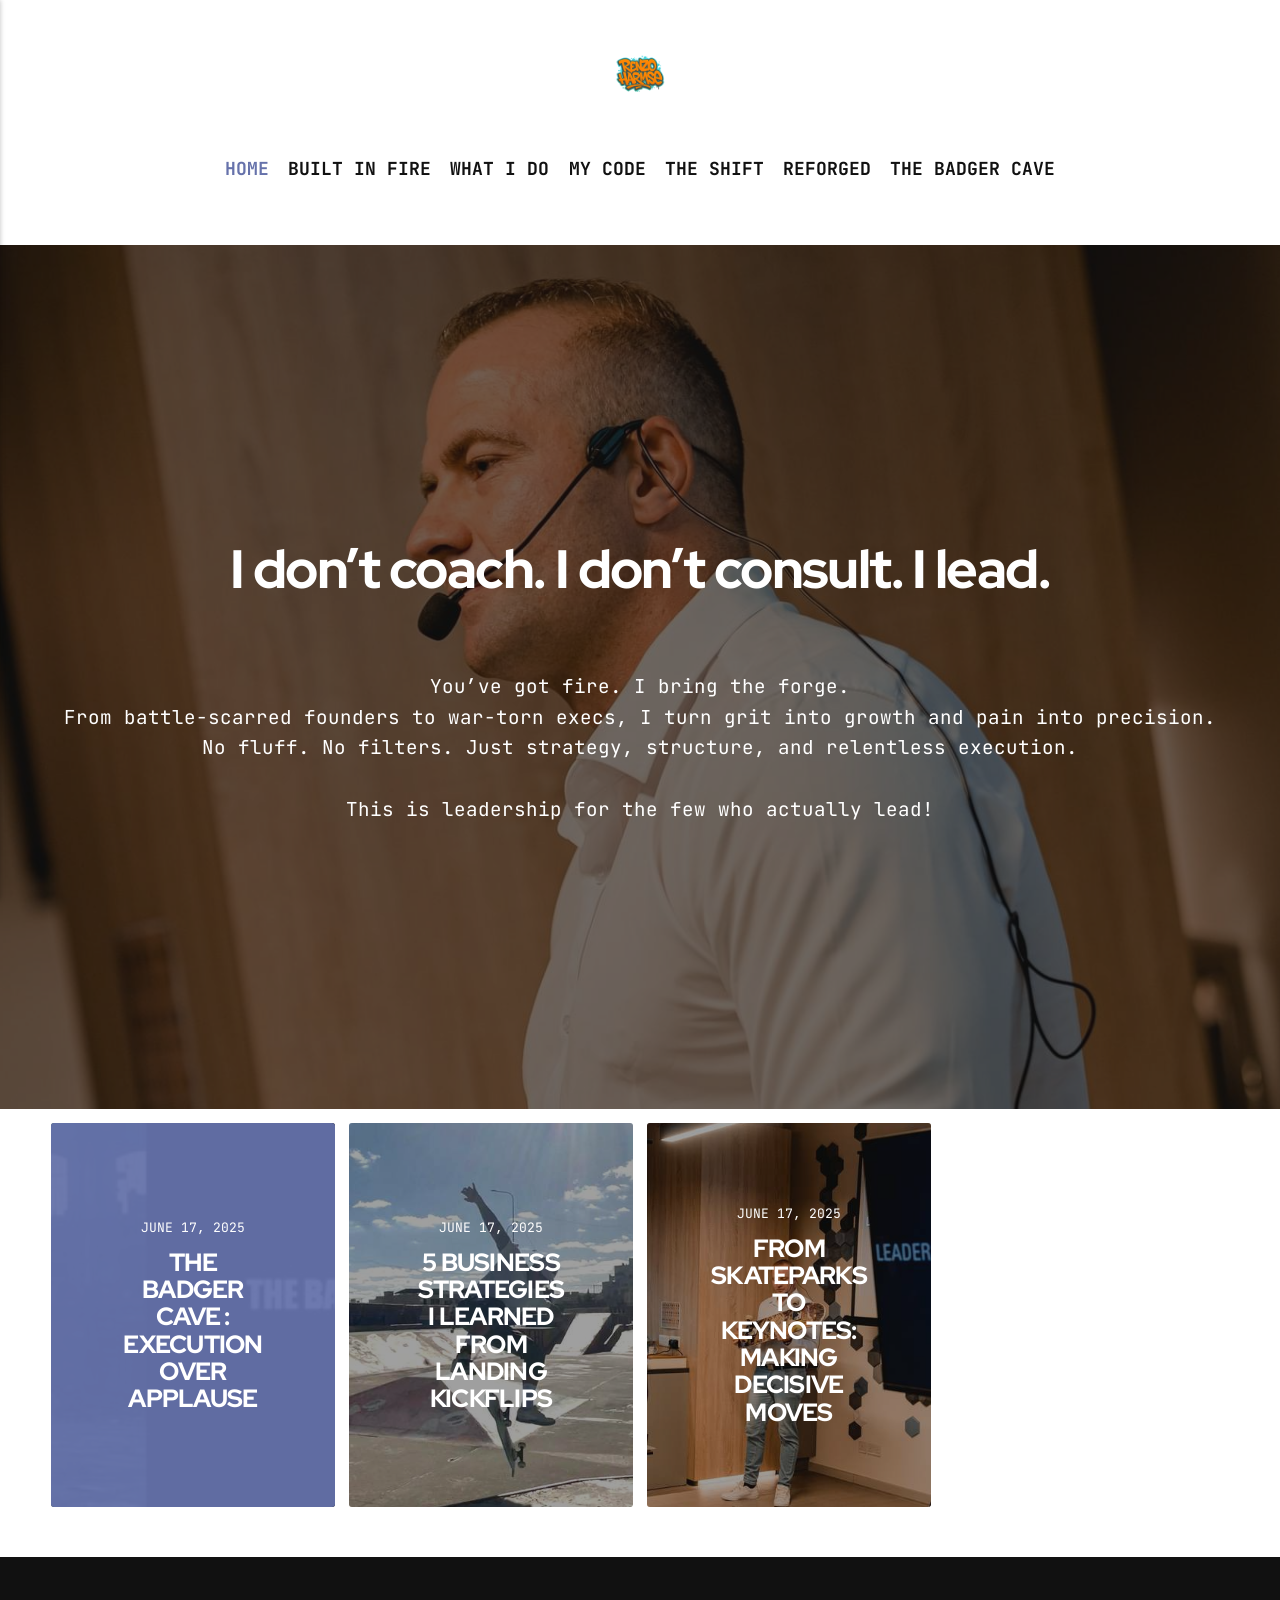
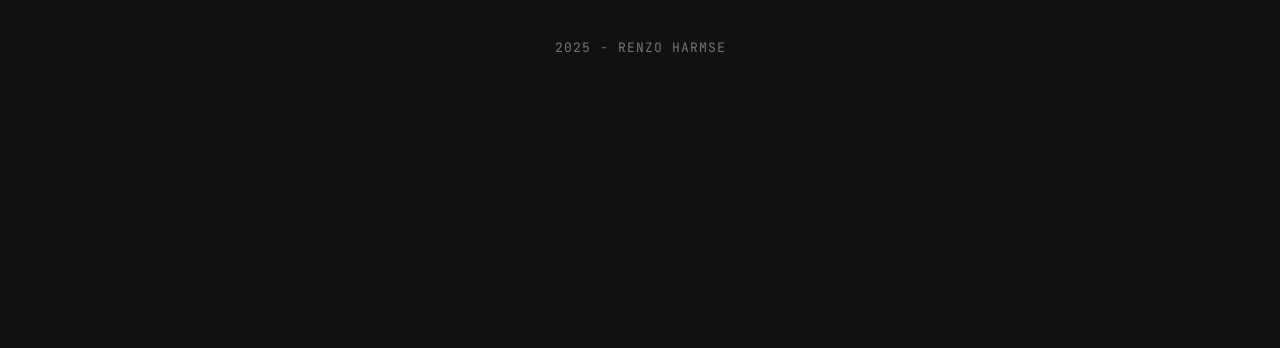
<file: index.html>
<!DOCTYPE html><html lang="en-gb"><head><meta charset="utf-8"><meta http-equiv="X-UA-Compatible" content="IE=edge"><meta name="viewport" content="width=device-width,initial-scale=1"><title>Renzo Harmse</title><meta name="generator" content="Publii Open-Source CMS for Static Site"><link rel="canonical" href="https://projectmushroom.github.io/rh-site/"><link rel="alternate" type="application/atom+xml" href="https://projectmushroom.github.io/rh-site/feed.xml" title="Renzo Harmse - RSS"><link rel="alternate" type="application/json" href="https://projectmushroom.github.io/rh-site/feed.json" title="Renzo Harmse - JSON"><meta property="og:title" content="Renzo Harmse"><meta property="og:image" content="https://projectmushroom.github.io/rh-site/media/website/20250814_1732_Graffiti-Name-Art_remix_01k2mka5mzeagsdj9k025tv1bg.png"><meta property="og:image:width" content="1024"><meta property="og:image:height" content="1536"><meta property="og:site_name" content="Renzo Harmse"><meta property="og:description" content=""><meta property="og:url" content="https://projectmushroom.github.io/rh-site/"><meta property="og:type" content="website"><link rel="preload" href="https://projectmushroom.github.io/rh-site/assets/dynamic/fonts/jetbrainsmono/jetbrainsmono.woff2" as="font" type="font/woff2" crossorigin><link rel="preload" href="https://projectmushroom.github.io/rh-site/assets/dynamic/fonts/jetbrainsmono/jetbrainsmono-italic.woff2" as="font" type="font/woff2" crossorigin><link rel="preload" href="https://projectmushroom.github.io/rh-site/assets/dynamic/fonts/redhatdisplay/redhatdisplay.woff2" as="font" type="font/woff2" crossorigin><link rel="preload" href="https://projectmushroom.github.io/rh-site/assets/dynamic/fonts/redhatdisplay/redhatdisplay-italic.woff2" as="font" type="font/woff2" crossorigin><link rel="stylesheet" href="https://projectmushroom.github.io/rh-site/assets/css/style.css?v=6c05e0051b5704a9263491dc4764c5f1"><script type="application/ld+json">{"@context":"http://schema.org","@type":"Organization","name":"Renzo Harmse","logo":"https://projectmushroom.github.io/rh-site/media/website/20250814_1732_Graffiti-Name-Art_remix_01k2mka5mzeagsdj9k025tv1bg.png","url":"https://projectmushroom.github.io/rh-site/","sameAs":["xxx","https://www.instagram.com/renzohar/?igsh=eXY1Nmp0ajIyMzBr&utm_source=qr","https://www.linkedin.com/in/renzo-harmse/","UC1HrAbqdu_ad3qluPDUCYEw"]}</script><noscript><style>img[loading] {
                    opacity: 1;
                }</style></noscript></head><body class="home-template"><div class="container"><header class="top" id="js-top"><div><a class="logo" href="https://projectmushroom.github.io/rh-site/"><img src="https://projectmushroom.github.io/rh-site/media/website/20250814_1732_Graffiti-Name-Art_remix_01k2mka5mzeagsdj9k025tv1bg.png" alt="Renzo Harmse" width="1024" height="1536"></a><nav class="navbar"><button class="navbar__toggle" aria-label="Menu" aria-haspopup="true" aria-expanded="false"><span class="navbar__toggle-box"><span class="navbar__toggle-inner">Menu</span></span></button><ul class="navbar__menu"><li class="active"><a href="https://projectmushroom.github.io/rh-site/" target="_self">HOME</a></li><li><a href="https://projectmushroom.github.io/rh-site/the-war-ive-walked.html" target="_self">BUILT IN FIRE</a></li><li><a href="https://projectmushroom.github.io/rh-site/what-i-do.html" target="_self">WHAT I DO</a></li><li><a href="https://projectmushroom.github.io/rh-site/my-code.html" target="_self">MY CODE</a></li><li><a href="https://projectmushroom.github.io/rh-site/the-shift.html" target="_self">THE SHIFT</a></li><li><a href="https://projectmushroom.github.io/rh-site/reforged.html" target="_self">REFORGED</a></li><li><a href="https://projectmushroom.github.io/rh-site/the-badger-cave.html" target="_self">THE BADGER CAVE</a></li></ul></nav></div></header><main><div class="hero hero--full"><header class="hero__header"><h1>I don’t coach. I don’t consult. I lead.</h1><p> </p><p>You’ve got fire. I bring the forge.<br>From battle-scarred founders to war-torn execs, I turn grit into growth and pain into precision.<br>No fluff. No filters. Just strategy, structure, and relentless execution.<br><br>This is leadership for the few who actually lead!</p></header><figure class="hero__image"><img src="https://projectmushroom.github.io/rh-site/media/website/r.png" srcset="https://projectmushroom.github.io/rh-site/media/website/responsive/r-xs.png 300w, https://projectmushroom.github.io/rh-site/media/website/responsive/r-sm.png 480w, https://projectmushroom.github.io/rh-site/media/website/responsive/r-md.png 768w, https://projectmushroom.github.io/rh-site/media/website/responsive/r-lg.png 1024w, https://projectmushroom.github.io/rh-site/media/website/responsive/r-xl.png 1360w, https://projectmushroom.github.io/rh-site/media/website/responsive/r-2xl.png 1600w" sizes="100vw" loading="eager" width="1358" height="1356" alt=""></figure></div><div class="l-grid l-grid--1"><article class="c-card"><figure class="c-card__image"><a href="https://projectmushroom.github.io/rh-site/blog-post-4.html"><img src="https://projectmushroom.github.io/rh-site/media/posts/6/GROUND-ZERO.JPG" srcset="https://projectmushroom.github.io/rh-site/media/posts/6/responsive/GROUND-ZERO-xs.JPG 300w, https://projectmushroom.github.io/rh-site/media/posts/6/responsive/GROUND-ZERO-sm.JPG 480w, https://projectmushroom.github.io/rh-site/media/posts/6/responsive/GROUND-ZERO-sm2.JPG 375w" sizes="(min-width: 75em) 25vw, (min-width: 56.25em) 33vw, (min-width: 37.5em) 50vw, 100vw" loading="lazy" height="752" width="1600" alt=""></a></figure><header class="c-card__header"><p><time datetime="2025-06-17T12:59">June 17, 2025</time></p><h2><a href="https://projectmushroom.github.io/rh-site/blog-post-4.html">THE BADGER CAVE : EXECUTION OVER APPLAUSE</a></h2></header></article><article class="c-card"><figure class="c-card__image"><a href="https://projectmushroom.github.io/rh-site/blog-post-2.html"><img src="https://projectmushroom.github.io/rh-site/media/posts/4/a2301acc-e08d-4eb2-bf71-e1ccd24d4d71.jpg" srcset="https://projectmushroom.github.io/rh-site/media/posts/4/responsive/a2301acc-e08d-4eb2-bf71-e1ccd24d4d71-xs.jpg 300w, https://projectmushroom.github.io/rh-site/media/posts/4/responsive/a2301acc-e08d-4eb2-bf71-e1ccd24d4d71-sm.jpg 480w, https://projectmushroom.github.io/rh-site/media/posts/4/responsive/a2301acc-e08d-4eb2-bf71-e1ccd24d4d71-sm2.jpg 375w" sizes="(min-width: 75em) 25vw, (min-width: 56.25em) 33vw, (min-width: 37.5em) 50vw, 100vw" loading="lazy" height="1071" width="602" alt=""></a></figure><header class="c-card__header"><p><time datetime="2025-06-17T12:57">June 17, 2025</time></p><h2><a href="https://projectmushroom.github.io/rh-site/blog-post-2.html">5 BUSINESS STRATEGIES I LEARNED FROM LANDING KICKFLIPS</a></h2></header></article><article class="c-card"><figure class="c-card__image"><a href="https://projectmushroom.github.io/rh-site/blog-post-1.html"><img src="https://projectmushroom.github.io/rh-site/media/posts/3/IMG_2612.JPG" srcset="https://projectmushroom.github.io/rh-site/media/posts/3/responsive/IMG_2612-xs.JPG 300w, https://projectmushroom.github.io/rh-site/media/posts/3/responsive/IMG_2612-sm.JPG 480w, https://projectmushroom.github.io/rh-site/media/posts/3/responsive/IMG_2612-sm2.JPG 375w" sizes="(min-width: 75em) 25vw, (min-width: 56.25em) 33vw, (min-width: 37.5em) 50vw, 100vw" loading="lazy" height="2048" width="1365" alt=""></a></figure><header class="c-card__header"><p><time datetime="2025-06-17T12:57">June 17, 2025</time></p><h2><a href="https://projectmushroom.github.io/rh-site/blog-post-1.html">FROM SKATEPARKS TO KEYNOTES: MAKING DECISIVE MOVES</a></h2></header></article></div></main></div><footer class="footer"><div class="footer__wrapper"><div class="footer__copyright"><p>2025 - Renzo Harmse</p><p> </p><h1> </h1></div><div class="footer__social"><a href="xxx" aria-label="Facebook" class="facebook"><svg><use xlink:href="https://projectmushroom.github.io/rh-site/assets/svg/svg-map.svg#facebook"/></svg> </a><a href="https://www.instagram.com/renzohar/?igsh&#x3D;eXY1Nmp0ajIyMzBr&amp;utm_source&#x3D;qr" aria-label="Instagram" class="instagram"><svg><use xlink:href="https://projectmushroom.github.io/rh-site/assets/svg/svg-map.svg#instagram"/></svg> </a><a href="https://www.linkedin.com/in/renzo-harmse/" aria-label="LinkedIn" class="linkedin"><svg><use xlink:href="https://projectmushroom.github.io/rh-site/assets/svg/svg-map.svg#linkedin"/></svg> </a><a href="UC1HrAbqdu_ad3qluPDUCYEw" aria-label="Youtube" class="youtube"><svg><use xlink:href="https://projectmushroom.github.io/rh-site/assets/svg/svg-map.svg#youtube"/></svg></a></div><button onclick="backToTopFunction()" id="backToTop" class="footer__bttop" aria-label="Back to top" title="Back to top"><svg><use xlink:href="https://projectmushroom.github.io/rh-site/assets/svg/svg-map.svg#toparrow"/></svg></button></div></footer><script>window.publiiThemeMenuConfig = {    
        mobileMenuMode: 'sidebar',
        animationSpeed: 300,
        submenuWidth: 'auto',
        doubleClickTime: 500,
        mobileMenuExpandableSubmenus: true, 
        relatedContainerForOverlayMenuSelector: '.top',
   };</script><script defer="defer" src="https://projectmushroom.github.io/rh-site/assets/js/scripts.min.js?v=e2bc0e7d7ff60ea78ee920470cf8c8a1"></script><script>var images = document.querySelectorAll('img[loading]');

        for (var i = 0; i < images.length; i++) {
            if (images[i].complete) {
                images[i].classList.add('is-loaded');
            } else {
                images[i].addEventListener('load', function () {
                    this.classList.add('is-loaded');
                }, false);
            }
        }</script></body></html>
</file>
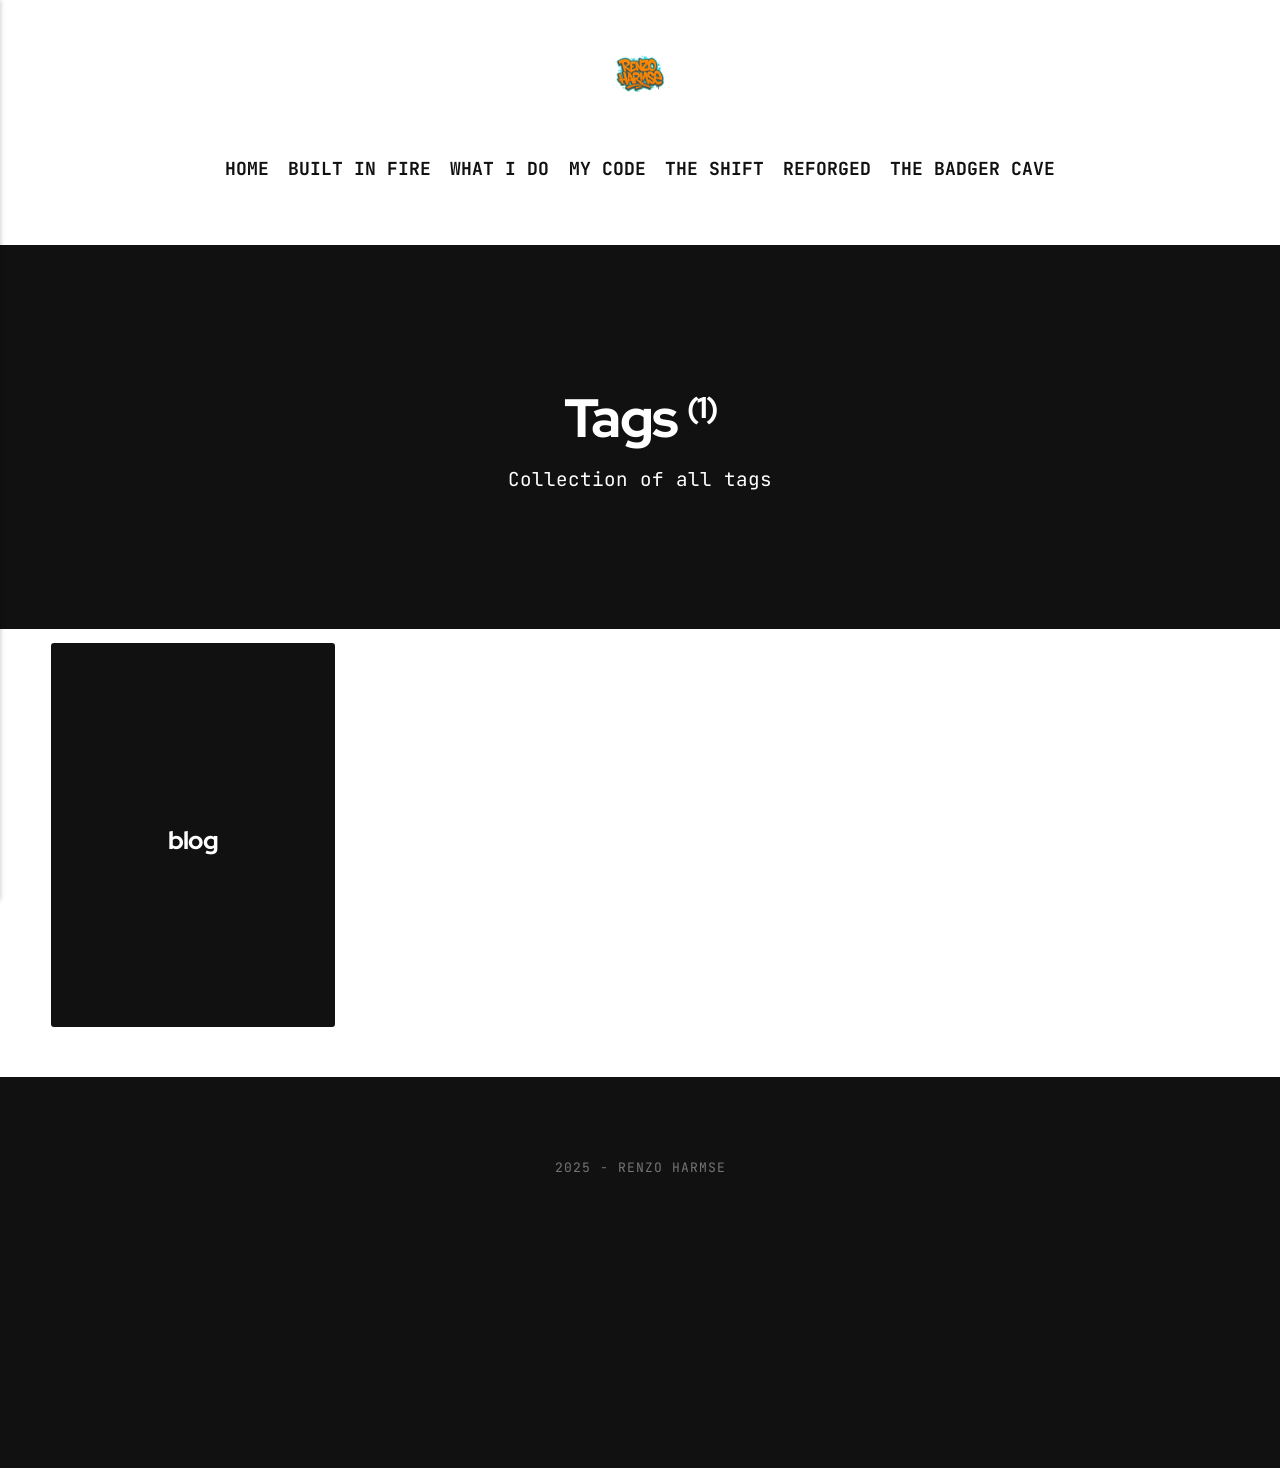
<file: tags/index.html>
<!DOCTYPE html><html lang="en-gb"><head><meta charset="utf-8"><meta http-equiv="X-UA-Compatible" content="IE=edge"><meta name="viewport" content="width=device-width,initial-scale=1"><title>All tags - Renzo Harmse</title><meta name="robots" content="noindex, follow"><meta name="generator" content="Publii Open-Source CMS for Static Site"><link rel="alternate" type="application/atom+xml" href="https://projectmushroom.github.io/rh-site/feed.xml" title="Renzo Harmse - RSS"><link rel="alternate" type="application/json" href="https://projectmushroom.github.io/rh-site/feed.json" title="Renzo Harmse - JSON"><meta property="og:title" content="Renzo Harmse"><meta property="og:image" content="https://projectmushroom.github.io/rh-site/media/website/20250814_1732_Graffiti-Name-Art_remix_01k2mka5mzeagsdj9k025tv1bg.png"><meta property="og:image:width" content="1024"><meta property="og:image:height" content="1536"><meta property="og:site_name" content="Renzo Harmse"><meta property="og:description" content=""><meta property="og:url" content="https://projectmushroom.github.io/rh-site/tags/"><meta property="og:type" content="website"><link rel="preload" href="https://projectmushroom.github.io/rh-site/assets/dynamic/fonts/jetbrainsmono/jetbrainsmono.woff2" as="font" type="font/woff2" crossorigin><link rel="preload" href="https://projectmushroom.github.io/rh-site/assets/dynamic/fonts/jetbrainsmono/jetbrainsmono-italic.woff2" as="font" type="font/woff2" crossorigin><link rel="preload" href="https://projectmushroom.github.io/rh-site/assets/dynamic/fonts/redhatdisplay/redhatdisplay.woff2" as="font" type="font/woff2" crossorigin><link rel="preload" href="https://projectmushroom.github.io/rh-site/assets/dynamic/fonts/redhatdisplay/redhatdisplay-italic.woff2" as="font" type="font/woff2" crossorigin><link rel="stylesheet" href="https://projectmushroom.github.io/rh-site/assets/css/style.css?v=6c05e0051b5704a9263491dc4764c5f1"><script type="application/ld+json">{"@context":"http://schema.org","@type":"Organization","name":"Renzo Harmse","logo":"https://projectmushroom.github.io/rh-site/media/website/20250814_1732_Graffiti-Name-Art_remix_01k2mka5mzeagsdj9k025tv1bg.png","url":"https://projectmushroom.github.io/rh-site/","sameAs":["xxx","https://www.instagram.com/renzohar/?igsh=eXY1Nmp0ajIyMzBr&utm_source=qr","https://www.linkedin.com/in/renzo-harmse/","UC1HrAbqdu_ad3qluPDUCYEw"]}</script><noscript><style>img[loading] {
                    opacity: 1;
                }</style></noscript></head><body class="tags-template"><div class="container"><header class="top" id="js-top"><div><a class="logo" href="https://projectmushroom.github.io/rh-site/"><img src="https://projectmushroom.github.io/rh-site/media/website/20250814_1732_Graffiti-Name-Art_remix_01k2mka5mzeagsdj9k025tv1bg.png" alt="Renzo Harmse" width="1024" height="1536"></a><nav class="navbar"><button class="navbar__toggle" aria-label="Menu" aria-haspopup="true" aria-expanded="false"><span class="navbar__toggle-box"><span class="navbar__toggle-inner">Menu</span></span></button><ul class="navbar__menu"><li><a href="https://projectmushroom.github.io/rh-site/" target="_self">HOME</a></li><li><a href="https://projectmushroom.github.io/rh-site/the-war-ive-walked.html" target="_self">BUILT IN FIRE</a></li><li><a href="https://projectmushroom.github.io/rh-site/what-i-do.html" target="_self">WHAT I DO</a></li><li><a href="https://projectmushroom.github.io/rh-site/my-code.html" target="_self">MY CODE</a></li><li><a href="https://projectmushroom.github.io/rh-site/the-shift.html" target="_self">THE SHIFT</a></li><li><a href="https://projectmushroom.github.io/rh-site/reforged.html" target="_self">REFORGED</a></li><li><a href="https://projectmushroom.github.io/rh-site/the-badger-cave.html" target="_self">THE BADGER CAVE</a></li></ul></nav></div></header><main class="page page--tags"><div class="hero hero--full"><header class="hero__header"><h1>Tags <sup>(1)</sup></h1><p>Collection of all tags</p></header></div><ul class="l-grid l-grid--0"><li class="c-card"><div class="c-card__header"><h2><a href="https://projectmushroom.github.io/rh-site/tags/blog/">blog</a></h2></div></li></ul></main></div><footer class="footer"><div class="footer__wrapper"><div class="footer__copyright"><p>2025 - Renzo Harmse</p><p> </p><h1> </h1></div><div class="footer__social"><a href="xxx" aria-label="Facebook" class="facebook"><svg><use xlink:href="https://projectmushroom.github.io/rh-site/assets/svg/svg-map.svg#facebook"/></svg> </a><a href="https://www.instagram.com/renzohar/?igsh&#x3D;eXY1Nmp0ajIyMzBr&amp;utm_source&#x3D;qr" aria-label="Instagram" class="instagram"><svg><use xlink:href="https://projectmushroom.github.io/rh-site/assets/svg/svg-map.svg#instagram"/></svg> </a><a href="https://www.linkedin.com/in/renzo-harmse/" aria-label="LinkedIn" class="linkedin"><svg><use xlink:href="https://projectmushroom.github.io/rh-site/assets/svg/svg-map.svg#linkedin"/></svg> </a><a href="UC1HrAbqdu_ad3qluPDUCYEw" aria-label="Youtube" class="youtube"><svg><use xlink:href="https://projectmushroom.github.io/rh-site/assets/svg/svg-map.svg#youtube"/></svg></a></div><button onclick="backToTopFunction()" id="backToTop" class="footer__bttop" aria-label="Back to top" title="Back to top"><svg><use xlink:href="https://projectmushroom.github.io/rh-site/assets/svg/svg-map.svg#toparrow"/></svg></button></div></footer><script>window.publiiThemeMenuConfig = {    
        mobileMenuMode: 'sidebar',
        animationSpeed: 300,
        submenuWidth: 'auto',
        doubleClickTime: 500,
        mobileMenuExpandableSubmenus: true, 
        relatedContainerForOverlayMenuSelector: '.top',
   };</script><script defer="defer" src="https://projectmushroom.github.io/rh-site/assets/js/scripts.min.js?v=e2bc0e7d7ff60ea78ee920470cf8c8a1"></script><script>var images = document.querySelectorAll('img[loading]');

        for (var i = 0; i < images.length; i++) {
            if (images[i].complete) {
                images[i].classList.add('is-loaded');
            } else {
                images[i].addEventListener('load', function () {
                    this.classList.add('is-loaded');
                }, false);
            }
        }</script></body></html>
</file>
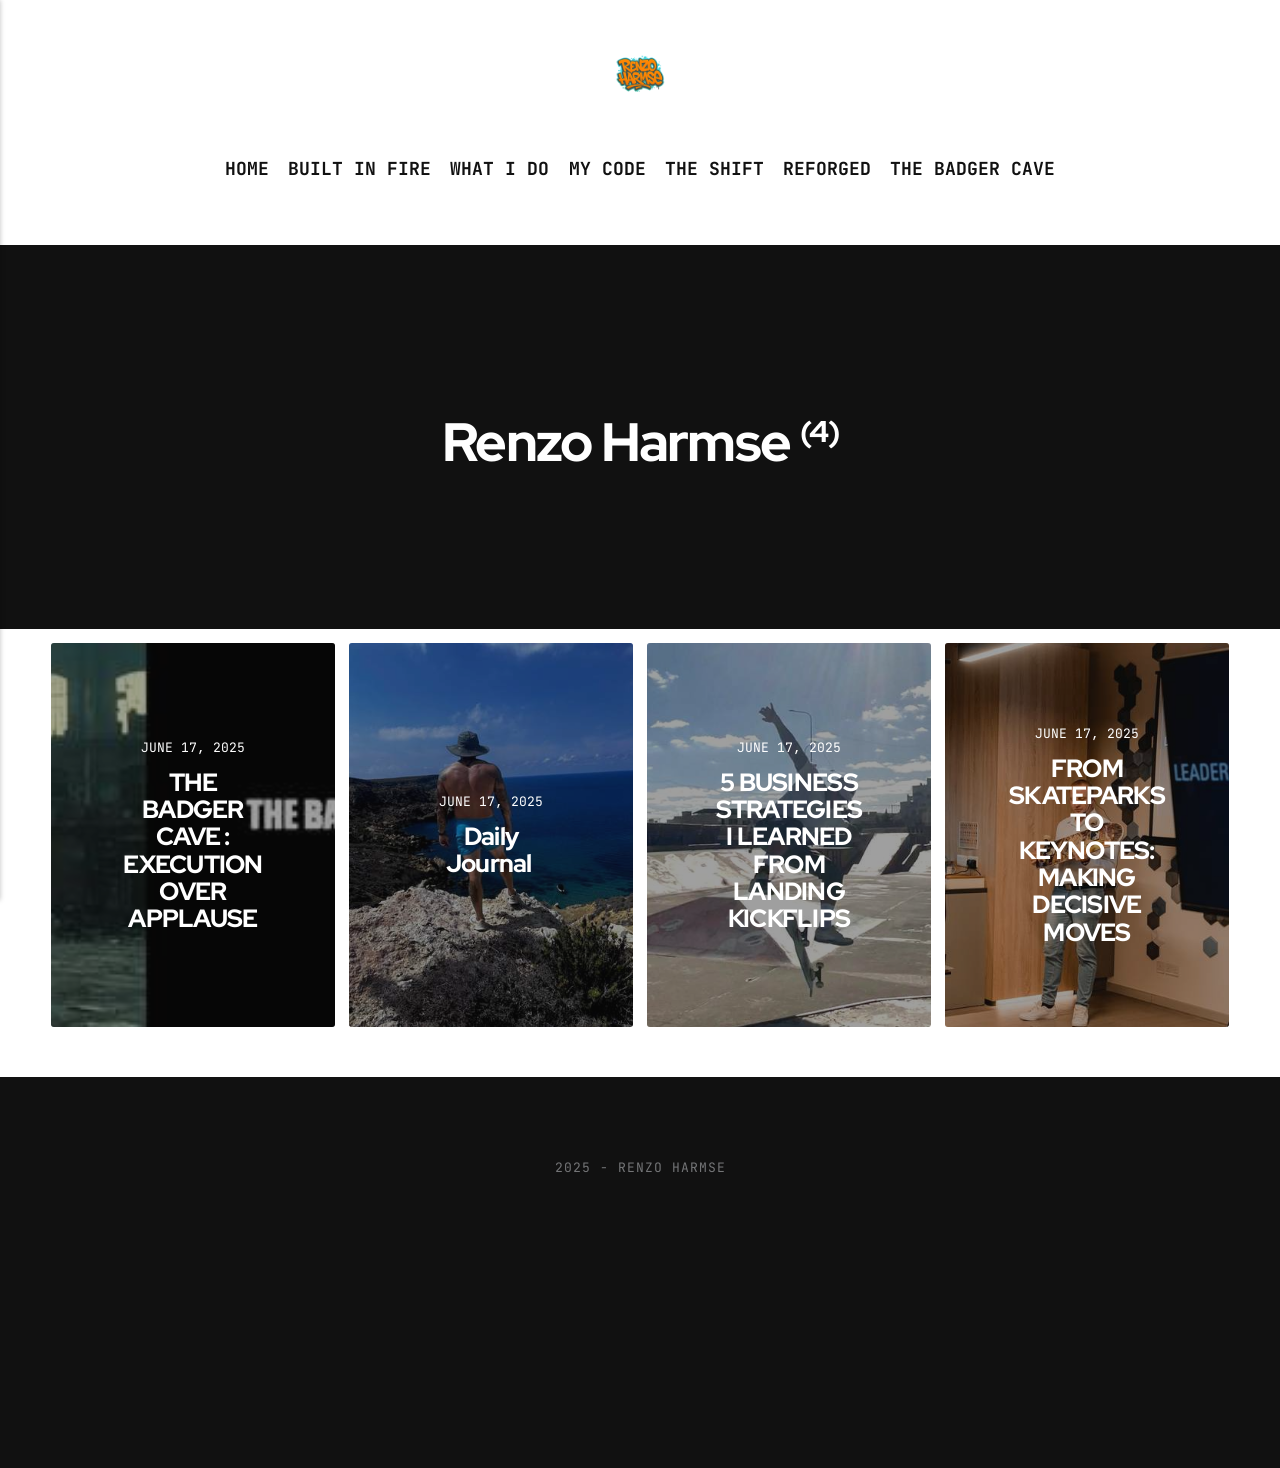
<file: authors/renzo-harmse/index.html>
<!DOCTYPE html><html lang="en-gb"><head><meta charset="utf-8"><meta http-equiv="X-UA-Compatible" content="IE=edge"><meta name="viewport" content="width=device-width,initial-scale=1"><title>Author: Renzo Harmse - Renzo Harmse</title><meta name="robots" content="noindex, follow"><meta name="generator" content="Publii Open-Source CMS for Static Site"><link rel="alternate" type="application/atom+xml" href="https://projectmushroom.github.io/rh-site/feed.xml" title="Renzo Harmse - RSS"><link rel="alternate" type="application/json" href="https://projectmushroom.github.io/rh-site/feed.json" title="Renzo Harmse - JSON"><meta property="og:title" content="Renzo Harmse"><meta property="og:image" content="https://projectmushroom.github.io/rh-site/media/website/20250814_1732_Graffiti-Name-Art_remix_01k2mka5mzeagsdj9k025tv1bg.png"><meta property="og:image:width" content="1024"><meta property="og:image:height" content="1536"><meta property="og:site_name" content="Renzo Harmse"><meta property="og:description" content=""><meta property="og:url" content="https://projectmushroom.github.io/rh-site/authors/renzo-harmse/"><meta property="og:type" content="website"><link rel="preload" href="https://projectmushroom.github.io/rh-site/assets/dynamic/fonts/jetbrainsmono/jetbrainsmono.woff2" as="font" type="font/woff2" crossorigin><link rel="preload" href="https://projectmushroom.github.io/rh-site/assets/dynamic/fonts/jetbrainsmono/jetbrainsmono-italic.woff2" as="font" type="font/woff2" crossorigin><link rel="preload" href="https://projectmushroom.github.io/rh-site/assets/dynamic/fonts/redhatdisplay/redhatdisplay.woff2" as="font" type="font/woff2" crossorigin><link rel="preload" href="https://projectmushroom.github.io/rh-site/assets/dynamic/fonts/redhatdisplay/redhatdisplay-italic.woff2" as="font" type="font/woff2" crossorigin><link rel="stylesheet" href="https://projectmushroom.github.io/rh-site/assets/css/style.css?v=6c05e0051b5704a9263491dc4764c5f1"><script type="application/ld+json">{"@context":"http://schema.org","@type":"Organization","name":"Renzo Harmse","logo":"https://projectmushroom.github.io/rh-site/media/website/20250814_1732_Graffiti-Name-Art_remix_01k2mka5mzeagsdj9k025tv1bg.png","url":"https://projectmushroom.github.io/rh-site/","sameAs":["xxx","https://www.instagram.com/renzohar/?igsh=eXY1Nmp0ajIyMzBr&utm_source=qr","https://www.linkedin.com/in/renzo-harmse/","UC1HrAbqdu_ad3qluPDUCYEw"]}</script><noscript><style>img[loading] {
                    opacity: 1;
                }</style></noscript></head><body class="author-template"><div class="container"><header class="top" id="js-top"><div><a class="logo" href="https://projectmushroom.github.io/rh-site/"><img src="https://projectmushroom.github.io/rh-site/media/website/20250814_1732_Graffiti-Name-Art_remix_01k2mka5mzeagsdj9k025tv1bg.png" alt="Renzo Harmse" width="1024" height="1536"></a><nav class="navbar"><button class="navbar__toggle" aria-label="Menu" aria-haspopup="true" aria-expanded="false"><span class="navbar__toggle-box"><span class="navbar__toggle-inner">Menu</span></span></button><ul class="navbar__menu"><li><a href="https://projectmushroom.github.io/rh-site/" target="_self">HOME</a></li><li><a href="https://projectmushroom.github.io/rh-site/the-war-ive-walked.html" target="_self">BUILT IN FIRE</a></li><li><a href="https://projectmushroom.github.io/rh-site/what-i-do.html" target="_self">WHAT I DO</a></li><li><a href="https://projectmushroom.github.io/rh-site/my-code.html" target="_self">MY CODE</a></li><li><a href="https://projectmushroom.github.io/rh-site/the-shift.html" target="_self">THE SHIFT</a></li><li><a href="https://projectmushroom.github.io/rh-site/reforged.html" target="_self">REFORGED</a></li><li><a href="https://projectmushroom.github.io/rh-site/the-badger-cave.html" target="_self">THE BADGER CAVE</a></li></ul></nav></div></header><main class="page page--author"><div class="hero hero--full"><header class="hero__header"><h1>Renzo Harmse <sup>(4)</sup></h1></header></div><div class="l-grid l-grid--0"><article class="c-card"><figure class="c-card__image"><a href="https://projectmushroom.github.io/rh-site/blog-post-4.html"><img src="https://projectmushroom.github.io/rh-site/media/posts/6/GROUND-ZERO.JPG" srcset="https://projectmushroom.github.io/rh-site/media/posts/6/responsive/GROUND-ZERO-xs.JPG 300w, https://projectmushroom.github.io/rh-site/media/posts/6/responsive/GROUND-ZERO-sm.JPG 480w, https://projectmushroom.github.io/rh-site/media/posts/6/responsive/GROUND-ZERO-sm2.JPG 375w" sizes="(min-width: 75em) 25vw, (min-width: 56.25em) 33vw, (min-width: 37.5em) 50vw, 100vw" loading="lazy" height="752" width="1600" alt=""></a></figure><header class="c-card__header"><p><time datetime="2025-06-17T12:59">June 17, 2025</time></p><h2><a href="https://projectmushroom.github.io/rh-site/blog-post-4.html">THE BADGER CAVE : EXECUTION OVER APPLAUSE</a></h2></header></article><article class="c-card"><figure class="c-card__image"><a href="https://projectmushroom.github.io/rh-site/blog-post-3.html"><img src="https://projectmushroom.github.io/rh-site/media/posts/5/IMG_5027.jpeg" srcset="https://projectmushroom.github.io/rh-site/media/posts/5/responsive/IMG_5027-xs.jpeg 300w, https://projectmushroom.github.io/rh-site/media/posts/5/responsive/IMG_5027-sm.jpeg 480w, https://projectmushroom.github.io/rh-site/media/posts/5/responsive/IMG_5027-sm2.jpeg 375w" sizes="(min-width: 75em) 25vw, (min-width: 56.25em) 33vw, (min-width: 37.5em) 50vw, 100vw" loading="lazy" height="2048" width="1536" alt=""></a></figure><header class="c-card__header"><p><time datetime="2025-06-17T12:58">June 17, 2025</time></p><h2><a href="https://projectmushroom.github.io/rh-site/blog-post-3.html">Daily Journal </a></h2></header></article><article class="c-card"><figure class="c-card__image"><a href="https://projectmushroom.github.io/rh-site/blog-post-2.html"><img src="https://projectmushroom.github.io/rh-site/media/posts/4/a2301acc-e08d-4eb2-bf71-e1ccd24d4d71.jpg" srcset="https://projectmushroom.github.io/rh-site/media/posts/4/responsive/a2301acc-e08d-4eb2-bf71-e1ccd24d4d71-xs.jpg 300w, https://projectmushroom.github.io/rh-site/media/posts/4/responsive/a2301acc-e08d-4eb2-bf71-e1ccd24d4d71-sm.jpg 480w, https://projectmushroom.github.io/rh-site/media/posts/4/responsive/a2301acc-e08d-4eb2-bf71-e1ccd24d4d71-sm2.jpg 375w" sizes="(min-width: 75em) 25vw, (min-width: 56.25em) 33vw, (min-width: 37.5em) 50vw, 100vw" loading="lazy" height="1071" width="602" alt=""></a></figure><header class="c-card__header"><p><time datetime="2025-06-17T12:57">June 17, 2025</time></p><h2><a href="https://projectmushroom.github.io/rh-site/blog-post-2.html">5 BUSINESS STRATEGIES I LEARNED FROM LANDING KICKFLIPS</a></h2></header></article><article class="c-card"><figure class="c-card__image"><a href="https://projectmushroom.github.io/rh-site/blog-post-1.html"><img src="https://projectmushroom.github.io/rh-site/media/posts/3/IMG_2612.JPG" srcset="https://projectmushroom.github.io/rh-site/media/posts/3/responsive/IMG_2612-xs.JPG 300w, https://projectmushroom.github.io/rh-site/media/posts/3/responsive/IMG_2612-sm.JPG 480w, https://projectmushroom.github.io/rh-site/media/posts/3/responsive/IMG_2612-sm2.JPG 375w" sizes="(min-width: 75em) 25vw, (min-width: 56.25em) 33vw, (min-width: 37.5em) 50vw, 100vw" loading="lazy" height="2048" width="1365" alt=""></a></figure><header class="c-card__header"><p><time datetime="2025-06-17T12:57">June 17, 2025</time></p><h2><a href="https://projectmushroom.github.io/rh-site/blog-post-1.html">FROM SKATEPARKS TO KEYNOTES: MAKING DECISIVE MOVES</a></h2></header></article></div></main></div><footer class="footer"><div class="footer__wrapper"><div class="footer__copyright"><p>2025 - Renzo Harmse</p><p> </p><h1> </h1></div><div class="footer__social"><a href="xxx" aria-label="Facebook" class="facebook"><svg><use xlink:href="https://projectmushroom.github.io/rh-site/assets/svg/svg-map.svg#facebook"/></svg> </a><a href="https://www.instagram.com/renzohar/?igsh&#x3D;eXY1Nmp0ajIyMzBr&amp;utm_source&#x3D;qr" aria-label="Instagram" class="instagram"><svg><use xlink:href="https://projectmushroom.github.io/rh-site/assets/svg/svg-map.svg#instagram"/></svg> </a><a href="https://www.linkedin.com/in/renzo-harmse/" aria-label="LinkedIn" class="linkedin"><svg><use xlink:href="https://projectmushroom.github.io/rh-site/assets/svg/svg-map.svg#linkedin"/></svg> </a><a href="UC1HrAbqdu_ad3qluPDUCYEw" aria-label="Youtube" class="youtube"><svg><use xlink:href="https://projectmushroom.github.io/rh-site/assets/svg/svg-map.svg#youtube"/></svg></a></div><button onclick="backToTopFunction()" id="backToTop" class="footer__bttop" aria-label="Back to top" title="Back to top"><svg><use xlink:href="https://projectmushroom.github.io/rh-site/assets/svg/svg-map.svg#toparrow"/></svg></button></div></footer><script>window.publiiThemeMenuConfig = {    
        mobileMenuMode: 'sidebar',
        animationSpeed: 300,
        submenuWidth: 'auto',
        doubleClickTime: 500,
        mobileMenuExpandableSubmenus: true, 
        relatedContainerForOverlayMenuSelector: '.top',
   };</script><script defer="defer" src="https://projectmushroom.github.io/rh-site/assets/js/scripts.min.js?v=e2bc0e7d7ff60ea78ee920470cf8c8a1"></script><script>var images = document.querySelectorAll('img[loading]');

        for (var i = 0; i < images.length; i++) {
            if (images[i].complete) {
                images[i].classList.add('is-loaded');
            } else {
                images[i].addEventListener('load', function () {
                    this.classList.add('is-loaded');
                }, false);
            }
        }</script></body></html>
</file>
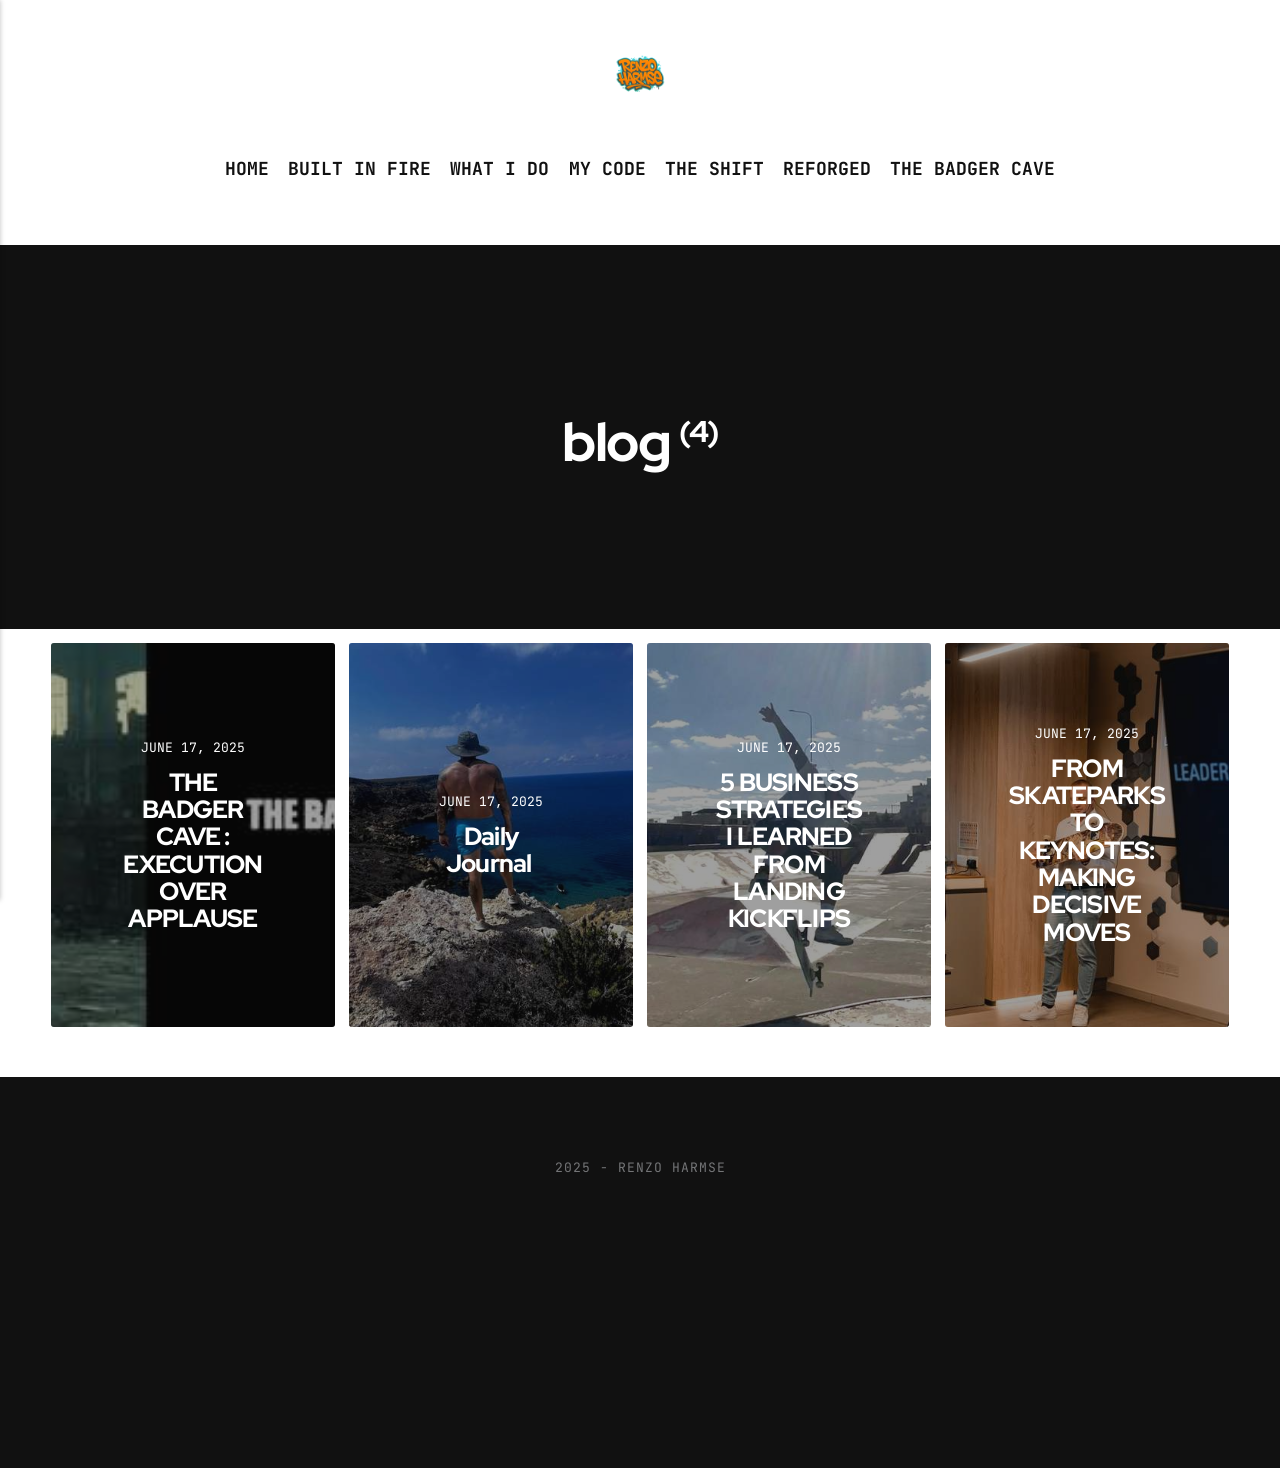
<file: tags/blog/index.html>
<!DOCTYPE html><html lang="en-gb"><head><meta charset="utf-8"><meta http-equiv="X-UA-Compatible" content="IE=edge"><meta name="viewport" content="width=device-width,initial-scale=1"><title>Tag: blog - Renzo Harmse</title><meta name="robots" content="noindex, follow"><meta name="generator" content="Publii Open-Source CMS for Static Site"><link rel="alternate" type="application/atom+xml" href="https://projectmushroom.github.io/rh-site/feed.xml" title="Renzo Harmse - RSS"><link rel="alternate" type="application/json" href="https://projectmushroom.github.io/rh-site/feed.json" title="Renzo Harmse - JSON"><meta property="og:title" content="blog"><meta property="og:image" content="https://projectmushroom.github.io/rh-site/media/website/20250814_1732_Graffiti-Name-Art_remix_01k2mka5mzeagsdj9k025tv1bg.png"><meta property="og:image:width" content="1024"><meta property="og:image:height" content="1536"><meta property="og:site_name" content="Renzo Harmse"><meta property="og:description" content=""><meta property="og:url" content="https://projectmushroom.github.io/rh-site/tags/blog/"><meta property="og:type" content="website"><link rel="preload" href="https://projectmushroom.github.io/rh-site/assets/dynamic/fonts/jetbrainsmono/jetbrainsmono.woff2" as="font" type="font/woff2" crossorigin><link rel="preload" href="https://projectmushroom.github.io/rh-site/assets/dynamic/fonts/jetbrainsmono/jetbrainsmono-italic.woff2" as="font" type="font/woff2" crossorigin><link rel="preload" href="https://projectmushroom.github.io/rh-site/assets/dynamic/fonts/redhatdisplay/redhatdisplay.woff2" as="font" type="font/woff2" crossorigin><link rel="preload" href="https://projectmushroom.github.io/rh-site/assets/dynamic/fonts/redhatdisplay/redhatdisplay-italic.woff2" as="font" type="font/woff2" crossorigin><link rel="stylesheet" href="https://projectmushroom.github.io/rh-site/assets/css/style.css?v=6c05e0051b5704a9263491dc4764c5f1"><script type="application/ld+json">{"@context":"http://schema.org","@type":"Organization","name":"Renzo Harmse","logo":"https://projectmushroom.github.io/rh-site/media/website/20250814_1732_Graffiti-Name-Art_remix_01k2mka5mzeagsdj9k025tv1bg.png","url":"https://projectmushroom.github.io/rh-site/","sameAs":["xxx","https://www.instagram.com/renzohar/?igsh=eXY1Nmp0ajIyMzBr&utm_source=qr","https://www.linkedin.com/in/renzo-harmse/","UC1HrAbqdu_ad3qluPDUCYEw"]}</script><noscript><style>img[loading] {
                    opacity: 1;
                }</style></noscript></head><body class="tag-template"><div class="container"><header class="top" id="js-top"><div><a class="logo" href="https://projectmushroom.github.io/rh-site/"><img src="https://projectmushroom.github.io/rh-site/media/website/20250814_1732_Graffiti-Name-Art_remix_01k2mka5mzeagsdj9k025tv1bg.png" alt="Renzo Harmse" width="1024" height="1536"></a><nav class="navbar"><button class="navbar__toggle" aria-label="Menu" aria-haspopup="true" aria-expanded="false"><span class="navbar__toggle-box"><span class="navbar__toggle-inner">Menu</span></span></button><ul class="navbar__menu"><li><a href="https://projectmushroom.github.io/rh-site/" target="_self">HOME</a></li><li><a href="https://projectmushroom.github.io/rh-site/the-war-ive-walked.html" target="_self">BUILT IN FIRE</a></li><li><a href="https://projectmushroom.github.io/rh-site/what-i-do.html" target="_self">WHAT I DO</a></li><li><a href="https://projectmushroom.github.io/rh-site/my-code.html" target="_self">MY CODE</a></li><li><a href="https://projectmushroom.github.io/rh-site/the-shift.html" target="_self">THE SHIFT</a></li><li><a href="https://projectmushroom.github.io/rh-site/reforged.html" target="_self">REFORGED</a></li><li><a href="https://projectmushroom.github.io/rh-site/the-badger-cave.html" target="_self">THE BADGER CAVE</a></li></ul></nav></div></header><main class="page page--tag"><div class="hero hero--full"><header class="hero__header"><h1>blog <sup>(4)</sup></h1></header></div><div class="l-grid l-grid--0"><article class="c-card"><figure class="c-card__image"><a href="https://projectmushroom.github.io/rh-site/blog-post-4.html"><img src="https://projectmushroom.github.io/rh-site/media/posts/6/GROUND-ZERO.JPG" srcset="https://projectmushroom.github.io/rh-site/media/posts/6/responsive/GROUND-ZERO-xs.JPG 300w, https://projectmushroom.github.io/rh-site/media/posts/6/responsive/GROUND-ZERO-sm.JPG 480w, https://projectmushroom.github.io/rh-site/media/posts/6/responsive/GROUND-ZERO-sm2.JPG 375w" sizes="(min-width: 75em) 25vw, (min-width: 56.25em) 33vw, (min-width: 37.5em) 50vw, 100vw" loading="lazy" height="752" width="1600" alt=""></a></figure><header class="c-card__header"><p><time datetime="2025-06-17T12:59">June 17, 2025</time></p><h2><a href="https://projectmushroom.github.io/rh-site/blog-post-4.html">THE BADGER CAVE : EXECUTION OVER APPLAUSE</a></h2></header></article><article class="c-card"><figure class="c-card__image"><a href="https://projectmushroom.github.io/rh-site/blog-post-3.html"><img src="https://projectmushroom.github.io/rh-site/media/posts/5/IMG_5027.jpeg" srcset="https://projectmushroom.github.io/rh-site/media/posts/5/responsive/IMG_5027-xs.jpeg 300w, https://projectmushroom.github.io/rh-site/media/posts/5/responsive/IMG_5027-sm.jpeg 480w, https://projectmushroom.github.io/rh-site/media/posts/5/responsive/IMG_5027-sm2.jpeg 375w" sizes="(min-width: 75em) 25vw, (min-width: 56.25em) 33vw, (min-width: 37.5em) 50vw, 100vw" loading="lazy" height="2048" width="1536" alt=""></a></figure><header class="c-card__header"><p><time datetime="2025-06-17T12:58">June 17, 2025</time></p><h2><a href="https://projectmushroom.github.io/rh-site/blog-post-3.html">Daily Journal </a></h2></header></article><article class="c-card"><figure class="c-card__image"><a href="https://projectmushroom.github.io/rh-site/blog-post-2.html"><img src="https://projectmushroom.github.io/rh-site/media/posts/4/a2301acc-e08d-4eb2-bf71-e1ccd24d4d71.jpg" srcset="https://projectmushroom.github.io/rh-site/media/posts/4/responsive/a2301acc-e08d-4eb2-bf71-e1ccd24d4d71-xs.jpg 300w, https://projectmushroom.github.io/rh-site/media/posts/4/responsive/a2301acc-e08d-4eb2-bf71-e1ccd24d4d71-sm.jpg 480w, https://projectmushroom.github.io/rh-site/media/posts/4/responsive/a2301acc-e08d-4eb2-bf71-e1ccd24d4d71-sm2.jpg 375w" sizes="(min-width: 75em) 25vw, (min-width: 56.25em) 33vw, (min-width: 37.5em) 50vw, 100vw" loading="lazy" height="1071" width="602" alt=""></a></figure><header class="c-card__header"><p><time datetime="2025-06-17T12:57">June 17, 2025</time></p><h2><a href="https://projectmushroom.github.io/rh-site/blog-post-2.html">5 BUSINESS STRATEGIES I LEARNED FROM LANDING KICKFLIPS</a></h2></header></article><article class="c-card"><figure class="c-card__image"><a href="https://projectmushroom.github.io/rh-site/blog-post-1.html"><img src="https://projectmushroom.github.io/rh-site/media/posts/3/IMG_2612.JPG" srcset="https://projectmushroom.github.io/rh-site/media/posts/3/responsive/IMG_2612-xs.JPG 300w, https://projectmushroom.github.io/rh-site/media/posts/3/responsive/IMG_2612-sm.JPG 480w, https://projectmushroom.github.io/rh-site/media/posts/3/responsive/IMG_2612-sm2.JPG 375w" sizes="(min-width: 75em) 25vw, (min-width: 56.25em) 33vw, (min-width: 37.5em) 50vw, 100vw" loading="lazy" height="2048" width="1365" alt=""></a></figure><header class="c-card__header"><p><time datetime="2025-06-17T12:57">June 17, 2025</time></p><h2><a href="https://projectmushroom.github.io/rh-site/blog-post-1.html">FROM SKATEPARKS TO KEYNOTES: MAKING DECISIVE MOVES</a></h2></header></article></div></main></div><footer class="footer"><div class="footer__wrapper"><div class="footer__copyright"><p>2025 - Renzo Harmse</p><p> </p><h1> </h1></div><div class="footer__social"><a href="xxx" aria-label="Facebook" class="facebook"><svg><use xlink:href="https://projectmushroom.github.io/rh-site/assets/svg/svg-map.svg#facebook"/></svg> </a><a href="https://www.instagram.com/renzohar/?igsh&#x3D;eXY1Nmp0ajIyMzBr&amp;utm_source&#x3D;qr" aria-label="Instagram" class="instagram"><svg><use xlink:href="https://projectmushroom.github.io/rh-site/assets/svg/svg-map.svg#instagram"/></svg> </a><a href="https://www.linkedin.com/in/renzo-harmse/" aria-label="LinkedIn" class="linkedin"><svg><use xlink:href="https://projectmushroom.github.io/rh-site/assets/svg/svg-map.svg#linkedin"/></svg> </a><a href="UC1HrAbqdu_ad3qluPDUCYEw" aria-label="Youtube" class="youtube"><svg><use xlink:href="https://projectmushroom.github.io/rh-site/assets/svg/svg-map.svg#youtube"/></svg></a></div><button onclick="backToTopFunction()" id="backToTop" class="footer__bttop" aria-label="Back to top" title="Back to top"><svg><use xlink:href="https://projectmushroom.github.io/rh-site/assets/svg/svg-map.svg#toparrow"/></svg></button></div></footer><script>window.publiiThemeMenuConfig = {    
        mobileMenuMode: 'sidebar',
        animationSpeed: 300,
        submenuWidth: 'auto',
        doubleClickTime: 500,
        mobileMenuExpandableSubmenus: true, 
        relatedContainerForOverlayMenuSelector: '.top',
   };</script><script defer="defer" src="https://projectmushroom.github.io/rh-site/assets/js/scripts.min.js?v=e2bc0e7d7ff60ea78ee920470cf8c8a1"></script><script>var images = document.querySelectorAll('img[loading]');

        for (var i = 0; i < images.length; i++) {
            if (images[i].complete) {
                images[i].classList.add('is-loaded');
            } else {
                images[i].addEventListener('load', function () {
                    this.classList.add('is-loaded');
                }, false);
            }
        }</script></body></html>
</file>
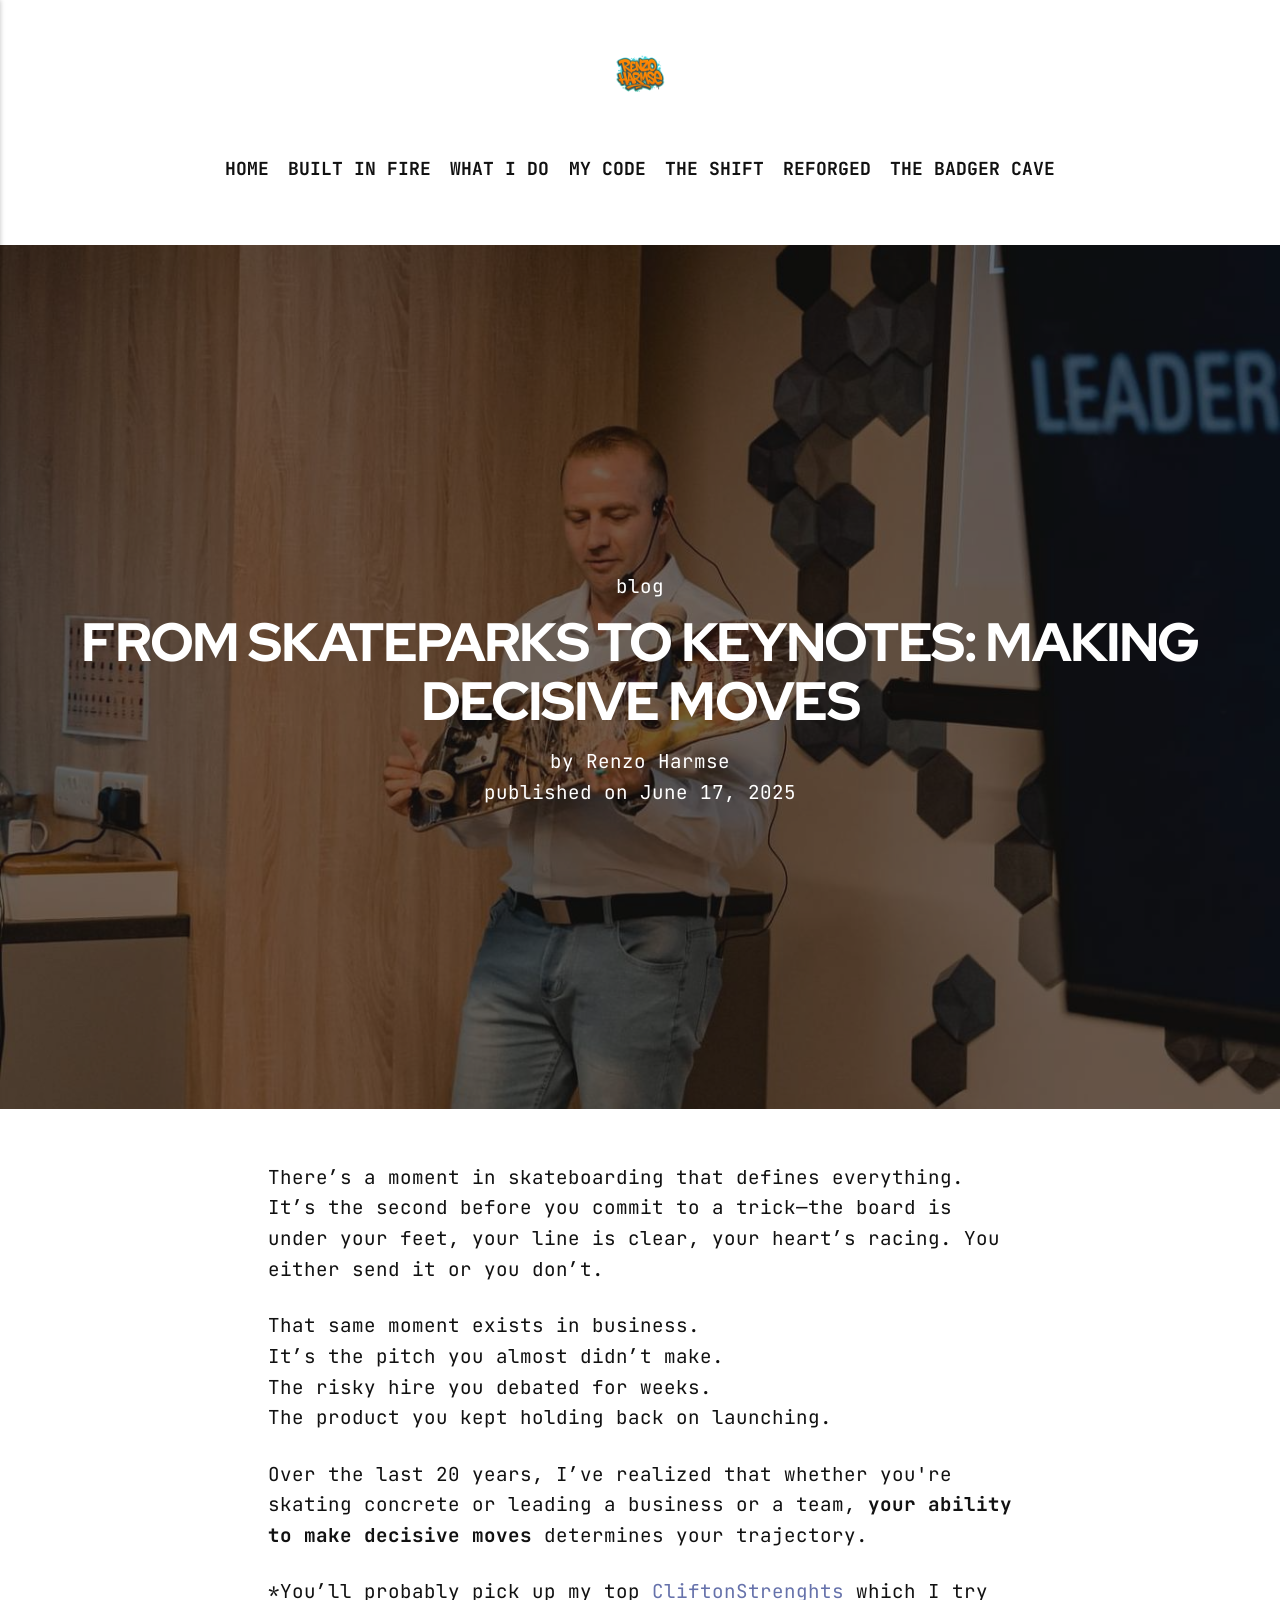
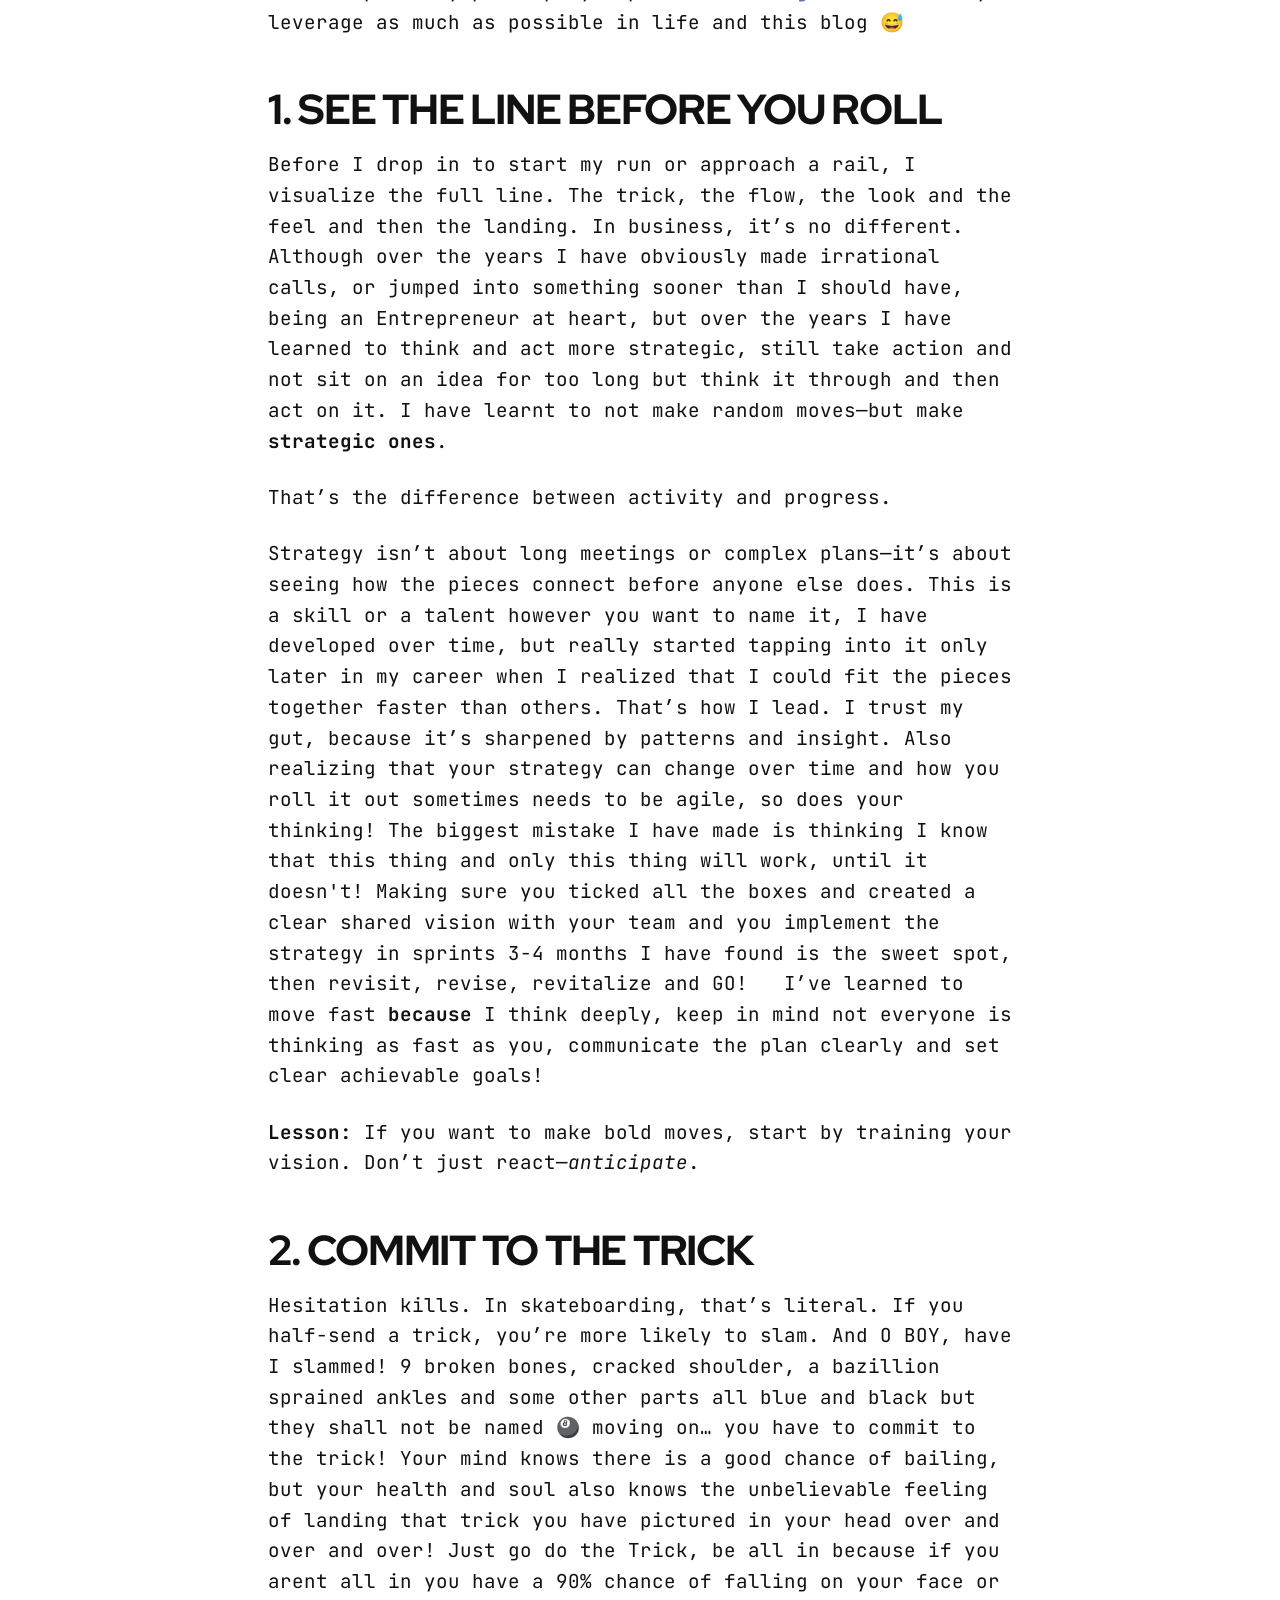
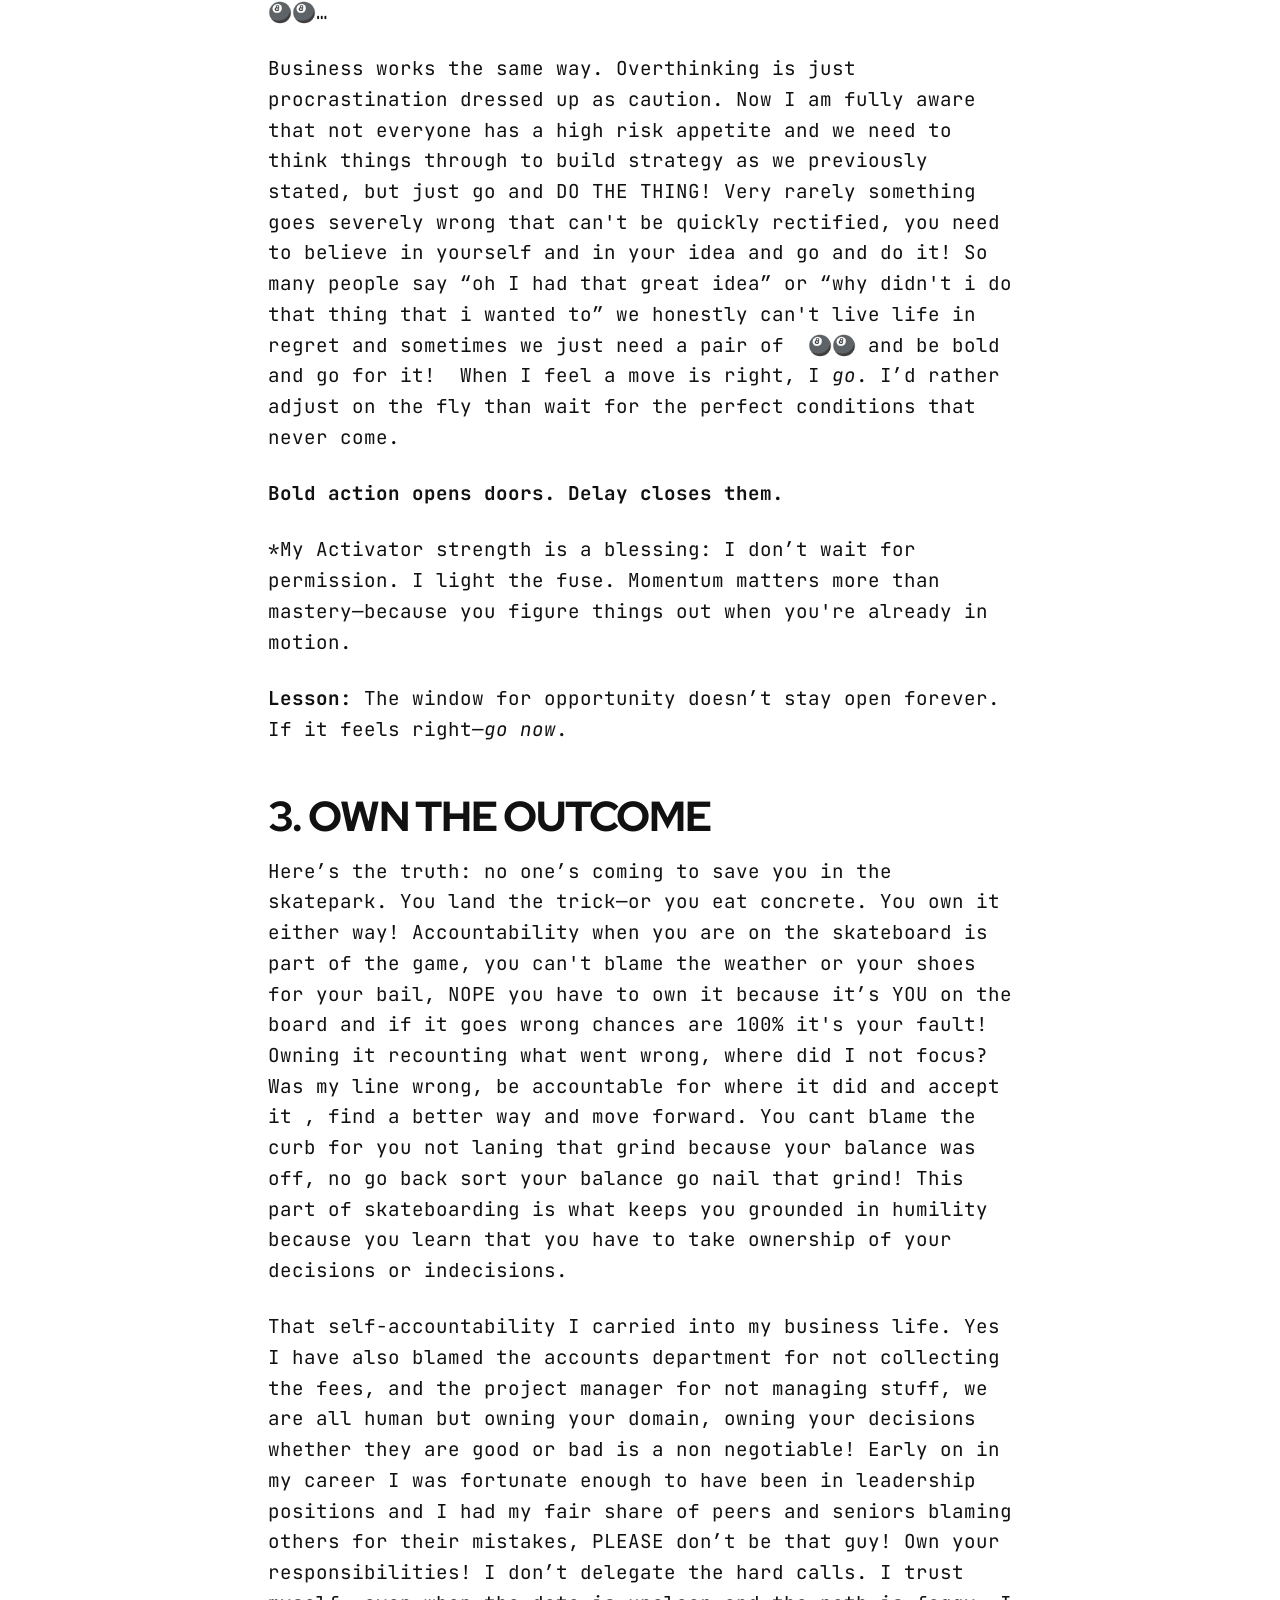
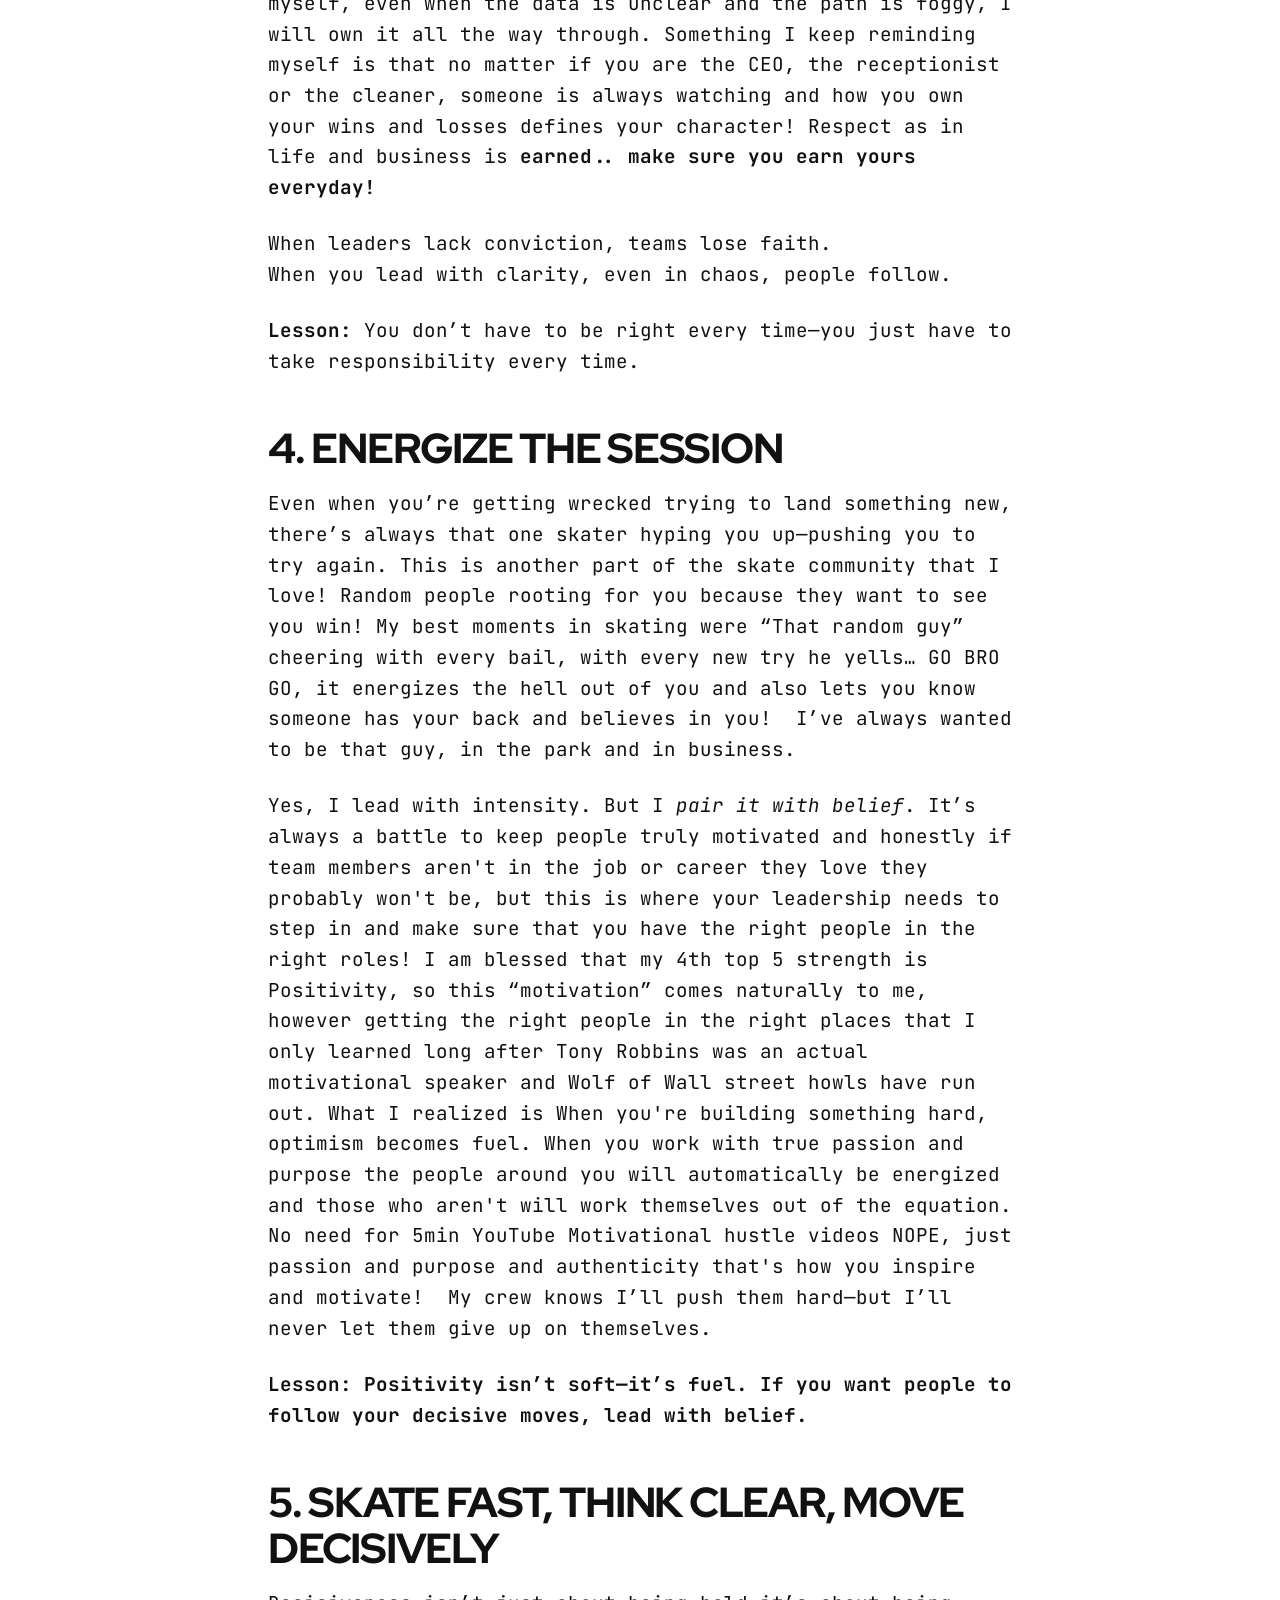
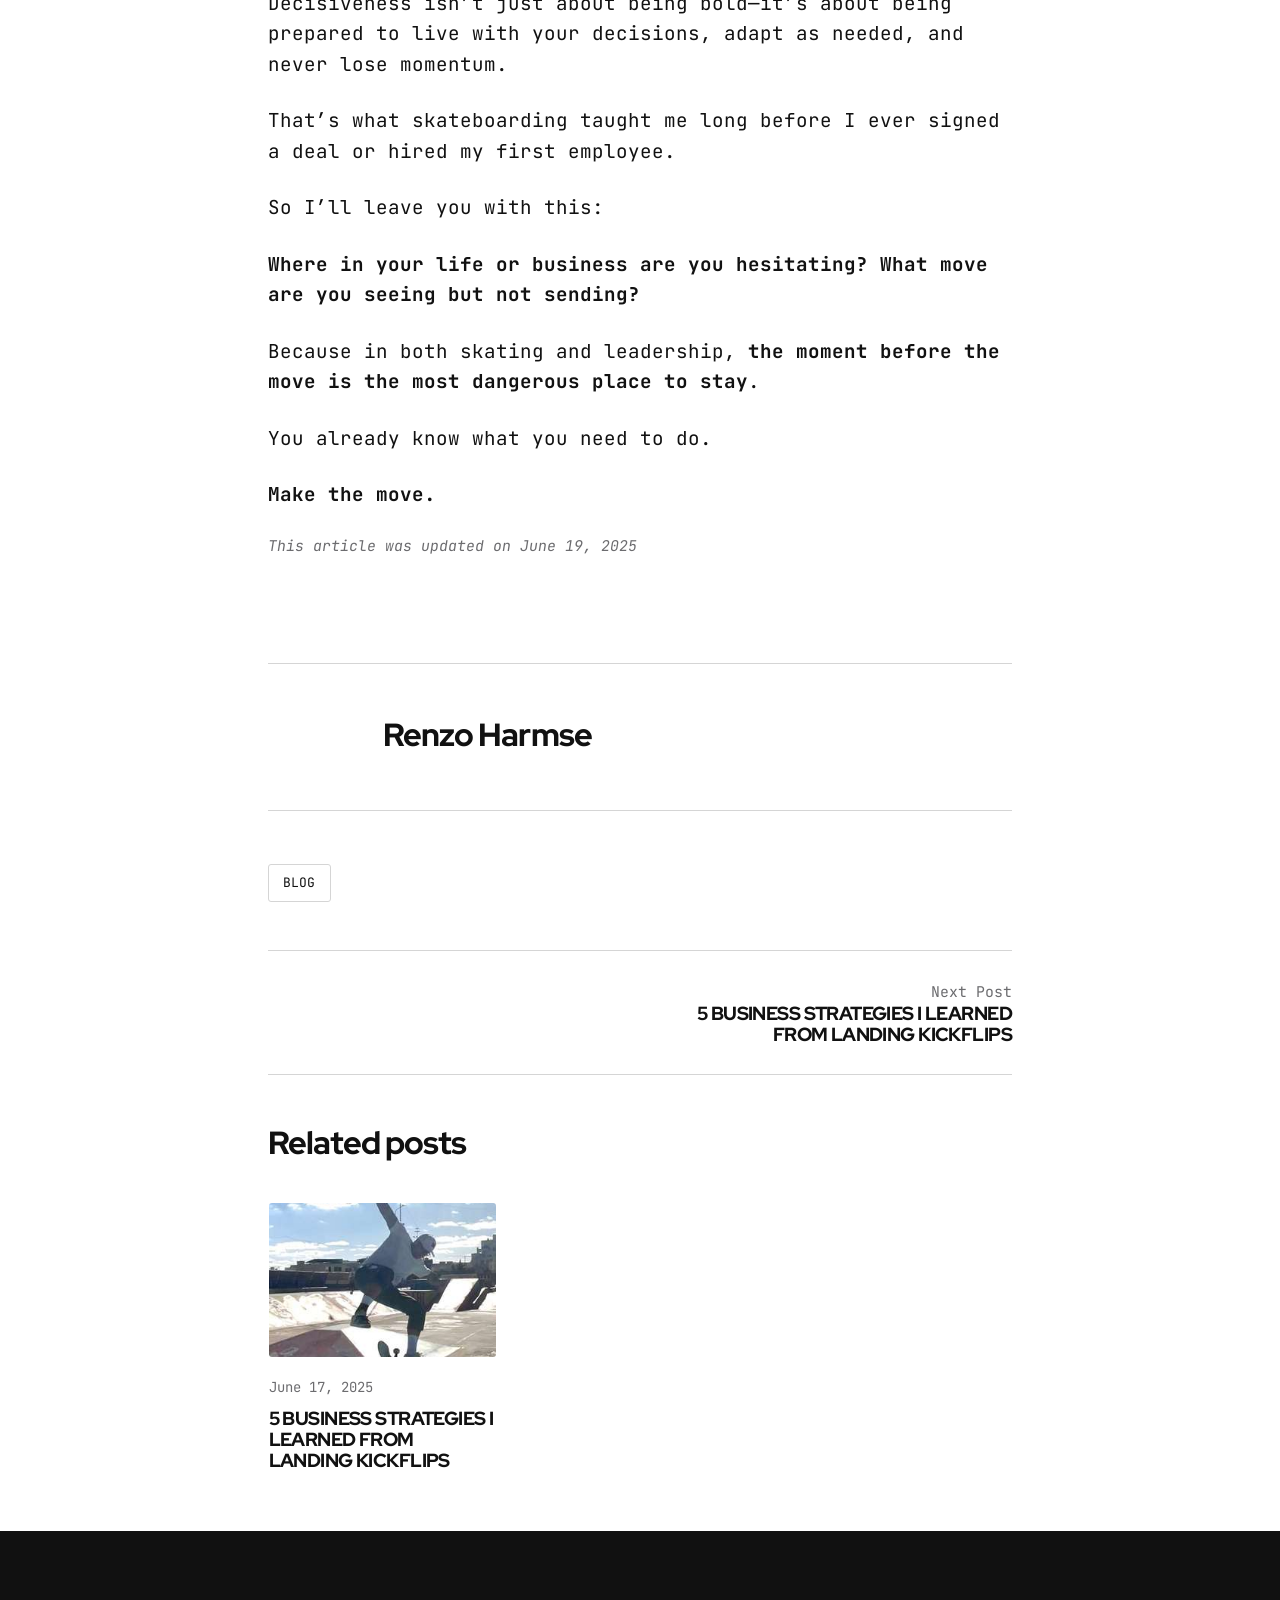
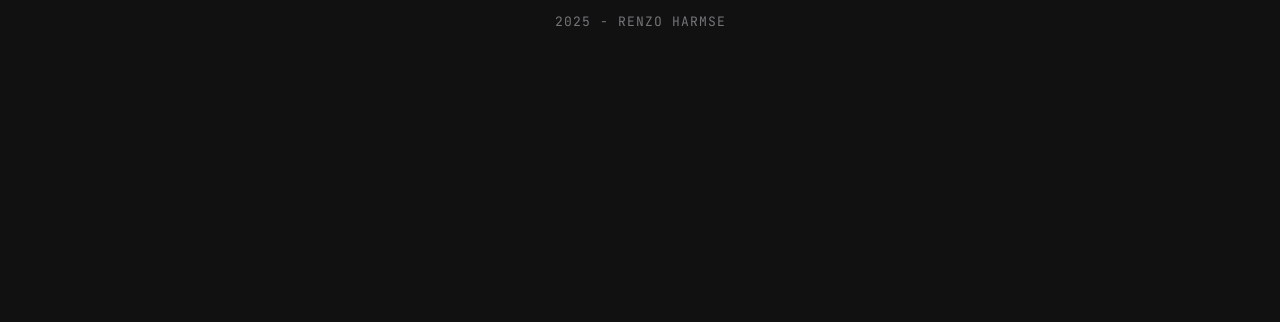
<file: blog-post-1.html>
<!DOCTYPE html><html lang="en-gb"><head><meta charset="utf-8"><meta http-equiv="X-UA-Compatible" content="IE=edge"><meta name="viewport" content="width=device-width,initial-scale=1"><title>FROM SKATEPARKS TO KEYNOTES: MAKING DECISIVE MOVES - Renzo Harmse</title><meta name="description" content="There’s a moment in skateboarding that defines everything. It’s the second before&hellip;"><meta name="generator" content="Publii Open-Source CMS for Static Site"><link rel="canonical" href="https://projectmushroom.github.io/rh-site/blog-post-1.html"><link rel="alternate" type="application/atom+xml" href="https://projectmushroom.github.io/rh-site/feed.xml" title="Renzo Harmse - RSS"><link rel="alternate" type="application/json" href="https://projectmushroom.github.io/rh-site/feed.json" title="Renzo Harmse - JSON"><meta property="og:title" content="FROM SKATEPARKS TO KEYNOTES: MAKING DECISIVE MOVES"><meta property="og:image" content="https://projectmushroom.github.io/rh-site/media/posts/3/IMG_2612.JPG"><meta property="og:image:width" content="1365"><meta property="og:image:height" content="2048"><meta property="og:site_name" content="Renzo Harmse"><meta property="og:description" content="There’s a moment in skateboarding that defines everything. It’s the second before&hellip;"><meta property="og:url" content="https://projectmushroom.github.io/rh-site/blog-post-1.html"><meta property="og:type" content="article"><link rel="preload" href="https://projectmushroom.github.io/rh-site/assets/dynamic/fonts/jetbrainsmono/jetbrainsmono.woff2" as="font" type="font/woff2" crossorigin><link rel="preload" href="https://projectmushroom.github.io/rh-site/assets/dynamic/fonts/jetbrainsmono/jetbrainsmono-italic.woff2" as="font" type="font/woff2" crossorigin><link rel="preload" href="https://projectmushroom.github.io/rh-site/assets/dynamic/fonts/redhatdisplay/redhatdisplay.woff2" as="font" type="font/woff2" crossorigin><link rel="preload" href="https://projectmushroom.github.io/rh-site/assets/dynamic/fonts/redhatdisplay/redhatdisplay-italic.woff2" as="font" type="font/woff2" crossorigin><link rel="stylesheet" href="https://projectmushroom.github.io/rh-site/assets/css/style.css?v=6c05e0051b5704a9263491dc4764c5f1"><script type="application/ld+json">{"@context":"http://schema.org","@type":"Article","mainEntityOfPage":{"@type":"WebPage","@id":"https://projectmushroom.github.io/rh-site/blog-post-1.html"},"headline":"FROM SKATEPARKS TO KEYNOTES: MAKING DECISIVE MOVES","datePublished":"2025-06-17T12:57+02:00","dateModified":"2025-06-19T11:05+02:00","image":{"@type":"ImageObject","url":"https://projectmushroom.github.io/rh-site/media/posts/3/IMG_2612.JPG","height":2048,"width":1365},"description":"There’s a moment in skateboarding that defines everything. It’s the second before&hellip;","author":{"@type":"Person","name":"Renzo Harmse","url":"https://projectmushroom.github.io/rh-site/authors/renzo-harmse/"},"publisher":{"@type":"Organization","name":"Renzo Harmse","logo":{"@type":"ImageObject","url":"https://projectmushroom.github.io/rh-site/media/website/20250814_1732_Graffiti-Name-Art_remix_01k2mka5mzeagsdj9k025tv1bg.png","height":1536,"width":1024}}}</script><noscript><style>img[loading] {
                    opacity: 1;
                }</style></noscript></head><body class="post-template"><div class="container"><header class="top" id="js-top"><div><a class="logo" href="https://projectmushroom.github.io/rh-site/"><img src="https://projectmushroom.github.io/rh-site/media/website/20250814_1732_Graffiti-Name-Art_remix_01k2mka5mzeagsdj9k025tv1bg.png" alt="Renzo Harmse" width="1024" height="1536"></a><nav class="navbar"><button class="navbar__toggle" aria-label="Menu" aria-haspopup="true" aria-expanded="false"><span class="navbar__toggle-box"><span class="navbar__toggle-inner">Menu</span></span></button><ul class="navbar__menu"><li><a href="https://projectmushroom.github.io/rh-site/" target="_self">HOME</a></li><li><a href="https://projectmushroom.github.io/rh-site/the-war-ive-walked.html" target="_self">BUILT IN FIRE</a></li><li><a href="https://projectmushroom.github.io/rh-site/what-i-do.html" target="_self">WHAT I DO</a></li><li><a href="https://projectmushroom.github.io/rh-site/my-code.html" target="_self">MY CODE</a></li><li><a href="https://projectmushroom.github.io/rh-site/the-shift.html" target="_self">THE SHIFT</a></li><li><a href="https://projectmushroom.github.io/rh-site/reforged.html" target="_self">REFORGED</a></li><li><a href="https://projectmushroom.github.io/rh-site/the-badger-cave.html" target="_self">THE BADGER CAVE</a></li></ul></nav></div></header><main class="post"><article class="content wrapper"><div class="hero hero--full"><header class="hero__header"><p><a href="https://projectmushroom.github.io/rh-site/tags/blog/">blog</a></p><h1>FROM SKATEPARKS TO KEYNOTES: MAKING DECISIVE MOVES</h1><address>by <a href="https://projectmushroom.github.io/rh-site/authors/renzo-harmse/" rel="author">Renzo Harmse</a></address>published on <time datetime="2025-06-17T12:57">June 17, 2025</time></header><figure class="hero__image"><img src="https://projectmushroom.github.io/rh-site/media/posts/3/IMG_2612.JPG" srcset="https://projectmushroom.github.io/rh-site/media/posts/3/responsive/IMG_2612-xs.JPG 300w, https://projectmushroom.github.io/rh-site/media/posts/3/responsive/IMG_2612-sm.JPG 480w, https://projectmushroom.github.io/rh-site/media/posts/3/responsive/IMG_2612-md.JPG 768w, https://projectmushroom.github.io/rh-site/media/posts/3/responsive/IMG_2612-lg.JPG 1024w, https://projectmushroom.github.io/rh-site/media/posts/3/responsive/IMG_2612-xl.JPG 1360w, https://projectmushroom.github.io/rh-site/media/posts/3/responsive/IMG_2612-2xl.JPG 1600w" sizes="100vw" loading="eager" height="2048" width="1365" alt=""></figure></div><div class="content__entry"><p class="preFade fadeIn">There’s a moment in skateboarding that defines everything. It’s the second before you commit to a trick—the board is under your feet, your line is clear, your heart’s racing. You either send it or you don’t.</p><p class="preFade fadeIn">That same moment exists in business.<br>It’s the pitch you almost didn’t make.<br>The risky hire you debated for weeks.<br>The product you kept holding back on launching.</p><p class="preFade fadeIn">Over the last 20 years, I’ve realized that whether you're skating concrete or leading a business or a team, <strong>your ability to make decisive moves</strong> determines your trajectory.</p><p class="preFade fadeIn">*You’ll probably pick up my top <a href="https://www.gallup.com/cliftonstrengths/en/512510/cliftonstrengths-top-5-report.aspx" target="_blank" rel="noopener">CliftonStrenghts</a> which I try leverage as much as possible in life and this blog 😅</p><h2 class="preScale scaleIn"><strong>1. SEE THE LINE BEFORE YOU ROLL </strong></h2><p class="preFade fadeIn">Before I drop in to start my run or approach a rail, I visualize the full line. The trick, the flow, the look and the feel and then the landing. In business, it’s no different. Although over the years I have obviously made irrational calls, or jumped into something sooner than I should have, being an Entrepreneur at heart, but over the years I have learned to think and act more strategic, still take action and not sit on an idea for too long but think it through and then act on it. I have learnt to not make random moves—but make <strong>strategic ones</strong>.</p><p class="preFade fadeIn">That’s the difference between activity and progress.</p><p class="preFade fadeIn">Strategy isn’t about long meetings or complex plans—it’s about seeing how the pieces connect before anyone else does. This is a skill or a talent however you want to name it, I have developed over time, but really started tapping into it only later in my career when I realized that I could fit the pieces together faster than others. That’s how I lead. I trust my gut, because it’s sharpened by patterns and insight. Also realizing that your strategy can change over time and how you roll it out sometimes needs to be agile, so does your thinking! The biggest mistake I have made is thinking I know that this thing and only this thing will work, until it doesn't! Making sure you ticked all the boxes and created a clear shared vision with your team and you implement the strategy in sprints 3-4 months I have found is the sweet spot, then revisit, revise, revitalize and GO!   I’ve learned to move fast <strong>because</strong> I think deeply, keep in mind not everyone is thinking as fast as you, communicate the plan clearly and set clear achievable goals! </p><p class="preFade fadeIn"><strong>Lesson:</strong> If you want to make bold moves, start by training your vision. Don’t just react—<em>anticipate</em>.</p><h2 class="preScale scaleIn"><strong>2. COMMIT TO THE TRICK </strong></h2><p class="preFade fadeIn">Hesitation kills. In skateboarding, that’s literal. If you half-send a trick, you’re more likely to slam. And O BOY, have I slammed! 9 broken bones, cracked shoulder, a bazillion sprained ankles and some other parts all blue and black but they shall not be named 🎱 moving on… you have to commit to the trick! Your mind knows there is a good chance of bailing, but your health and soul also knows the unbelievable feeling of landing that trick you have pictured in your head over and over and over! Just go do the Trick, be all in because if you arent all in you have a 90% chance of falling on your face or 🎱🎱…</p><p class="preFade fadeIn">Business works the same way. Overthinking is just procrastination dressed up as caution. Now I am fully aware that not everyone has a high risk appetite and we need to think things through to build strategy as we previously stated, but just go and DO THE THING! Very rarely something goes severely wrong that can't be quickly rectified, you need to believe in yourself and in your idea and go and do it! So many people say “oh I had that great idea” or “why didn't i do that thing that i wanted to” we honestly can't live life in regret and sometimes we just need a pair of  🎱🎱 and be bold and go for it!  When I feel a move is right, I <em>go</em>. I’d rather adjust on the fly than wait for the perfect conditions that never come. </p><p class="preFade fadeIn"><strong>Bold action opens doors. Delay closes them.</strong></p><p class="preFade fadeIn">*My Activator strength is a blessing: I don’t wait for permission. I light the fuse. Momentum matters more than mastery—because you figure things out when you're already in motion.</p><p class="preFade fadeIn"><strong>Lesson:</strong> The window for opportunity doesn’t stay open forever. If it feels right—<em>go now</em>.</p><h2 class="preScale scaleIn"><strong>3. OWN THE OUTCOME </strong></h2><p class="preFade fadeIn">Here’s the truth: no one’s coming to save you in the skatepark. You land the trick—or you eat concrete. You own it either way! Accountability when you are on the skateboard is part of the game, you can't blame the weather or your shoes for your bail, NOPE you have to own it because it’s YOU on the board and if it goes wrong chances are 100% it's your fault! Owning it recounting what went wrong, where did I not focus? Was my line wrong, be accountable for where it did and accept it , find a better way and move forward. You cant blame the curb for you not laning that grind because your balance was off, no go back sort your balance go nail that grind! This part of skateboarding is what keeps you grounded in humility because you learn that you have to take ownership of your decisions or indecisions. </p><p class="preFade fadeIn">That self-accountability I carried into my business life. Yes I have also blamed the accounts department for not collecting the fees, and the project manager for not managing stuff, we are all human but owning your domain, owning your decisions whether they are good or bad is a non negotiable! Early on in my career I was fortunate enough to have been in leadership positions and I had my fair share of peers and seniors blaming others for their mistakes, PLEASE don’t be that guy! Own your responsibilities! I don’t delegate the hard calls. I trust myself, even when the data is unclear and the path is foggy, I will own it all the way through. Something I keep reminding myself is that no matter if you are the CEO, the receptionist or the cleaner, someone is always watching and how you own your wins and losses defines your character! Respect as in life and business is <strong>earned.. make sure you earn yours everyday! </strong></p><p class="preFade fadeIn">When leaders lack conviction, teams lose faith.<br>When you lead with clarity, even in chaos, people follow.</p><p class="preFade fadeIn"><strong>Lesson:</strong> You don’t have to be right every time—you just have to take responsibility every time.</p><h2 class="preScale scaleIn"><strong>4. ENERGIZE THE SESSION </strong></h2><p class="preFade fadeIn">Even when you’re getting wrecked trying to land something new, there’s always that one skater hyping you up—pushing you to try again. This is another part of the skate community that I love! Random people rooting for you because they want to see you win! My best moments in skating were “That random guy”  cheering with every bail, with every new try he yells… GO BRO GO, it energizes the hell out of you and also lets you know someone has your back and believes in you!  I’ve always wanted to be that guy, in the park and in business.</p><p class="preFade fadeIn">Yes, I lead with intensity. But I <em>pair it with belief</em>. It’s always a battle to keep people truly motivated and honestly if team members aren't in the job or career they love they probably won't be, but this is where your leadership needs to step in and make sure that you have the right people in the right roles! I am blessed that my 4th top 5 strength is Positivity, so this “motivation” comes naturally to me, however getting the right people in the right places that I only learned long after Tony Robbins was an actual motivational speaker and Wolf of Wall street howls have run out. What I realized is When you're building something hard, optimism becomes fuel. When you work with true passion and purpose the people around you will automatically be energized and those who aren't will work themselves out of the equation. No need for 5min YouTube Motivational hustle videos NOPE, just passion and purpose and authenticity that's how you inspire and motivate!  My crew knows I’ll push them hard—but I’ll never let them give up on themselves.</p><p class="preFade fadeIn"><strong>Lesson: Positivity isn’t soft—it’s fuel. If you want people to follow your decisive moves, lead with belief.</strong></p><h2 class="preScale scaleIn"><strong>5. SKATE FAST, THINK CLEAR, MOVE DECISIVELY</strong></h2><p class="preFade fadeIn">Decisiveness isn’t just about being bold—it’s about being prepared to live with your decisions, adapt as needed, and never lose momentum.</p><p class="preFade fadeIn">That’s what skateboarding taught me long before I ever signed a deal or hired my first employee.</p><p class="preFade fadeIn">So I’ll leave you with this:</p><p class="preFade fadeIn"><strong>Where in your life or business are you hesitating? What move are you seeing but not sending?</strong></p><p class="preFade fadeIn">Because in both skating and leadership, <strong>the moment before the move is the most dangerous place to stay</strong>.</p><p class="preFade fadeIn">You already know what you need to do.</p><p class="preFade fadeIn"><strong>Make the move.</strong></p></div><aside><p class="content__last-updated">This article was updated on June 19, 2025</p><div class="content__share"></div></aside><footer><div class="content__bio"><h3><a href="https://projectmushroom.github.io/rh-site/authors/renzo-harmse/" class="inverse" title="Renzo Harmse">Renzo Harmse</a></h3></div><ul class="content__tag"><li><a href="https://projectmushroom.github.io/rh-site/tags/blog/">blog</a></li></ul><nav class="content__nav"><div class="content__nav__next">Next Post<h3 class="h5"><a href="https://projectmushroom.github.io/rh-site/blog-post-2.html" class="inverse" rel="next">5 BUSINESS STRATEGIES I LEARNED FROM LANDING KICKFLIPS</a></h3></div></nav><div class="content__related"><h3>Related posts</h3><div class="content__related__wrap"><figure><a href="https://projectmushroom.github.io/rh-site/blog-post-2.html"><img src="https://projectmushroom.github.io/rh-site/media/posts/4/responsive/a2301acc-e08d-4eb2-bf71-e1ccd24d4d71-xs.jpg" loading="lazy" alt=""></a><figcaption><time datetime="2025-06-17T12:57">June 17, 2025</time><h4><a href="https://projectmushroom.github.io/rh-site/blog-post-2.html" class="inverse">5 BUSINESS STRATEGIES I LEARNED FROM LANDING KICKFLIPS</a></h4></figcaption></figure></div></div></footer></article></main></div><footer class="footer"><div class="footer__wrapper"><div class="footer__copyright"><p>2025 - Renzo Harmse</p><p> </p><h1> </h1></div><div class="footer__social"><a href="xxx" aria-label="Facebook" class="facebook"><svg><use xlink:href="https://projectmushroom.github.io/rh-site/assets/svg/svg-map.svg#facebook"/></svg> </a><a href="https://www.instagram.com/renzohar/?igsh&#x3D;eXY1Nmp0ajIyMzBr&amp;utm_source&#x3D;qr" aria-label="Instagram" class="instagram"><svg><use xlink:href="https://projectmushroom.github.io/rh-site/assets/svg/svg-map.svg#instagram"/></svg> </a><a href="https://www.linkedin.com/in/renzo-harmse/" aria-label="LinkedIn" class="linkedin"><svg><use xlink:href="https://projectmushroom.github.io/rh-site/assets/svg/svg-map.svg#linkedin"/></svg> </a><a href="UC1HrAbqdu_ad3qluPDUCYEw" aria-label="Youtube" class="youtube"><svg><use xlink:href="https://projectmushroom.github.io/rh-site/assets/svg/svg-map.svg#youtube"/></svg></a></div><button onclick="backToTopFunction()" id="backToTop" class="footer__bttop" aria-label="Back to top" title="Back to top"><svg><use xlink:href="https://projectmushroom.github.io/rh-site/assets/svg/svg-map.svg#toparrow"/></svg></button></div></footer><script>window.publiiThemeMenuConfig = {    
        mobileMenuMode: 'sidebar',
        animationSpeed: 300,
        submenuWidth: 'auto',
        doubleClickTime: 500,
        mobileMenuExpandableSubmenus: true, 
        relatedContainerForOverlayMenuSelector: '.top',
   };</script><script defer="defer" src="https://projectmushroom.github.io/rh-site/assets/js/scripts.min.js?v=e2bc0e7d7ff60ea78ee920470cf8c8a1"></script><script>var images = document.querySelectorAll('img[loading]');

        for (var i = 0; i < images.length; i++) {
            if (images[i].complete) {
                images[i].classList.add('is-loaded');
            } else {
                images[i].addEventListener('load', function () {
                    this.classList.add('is-loaded');
                }, false);
            }
        }</script></body></html>
</file>
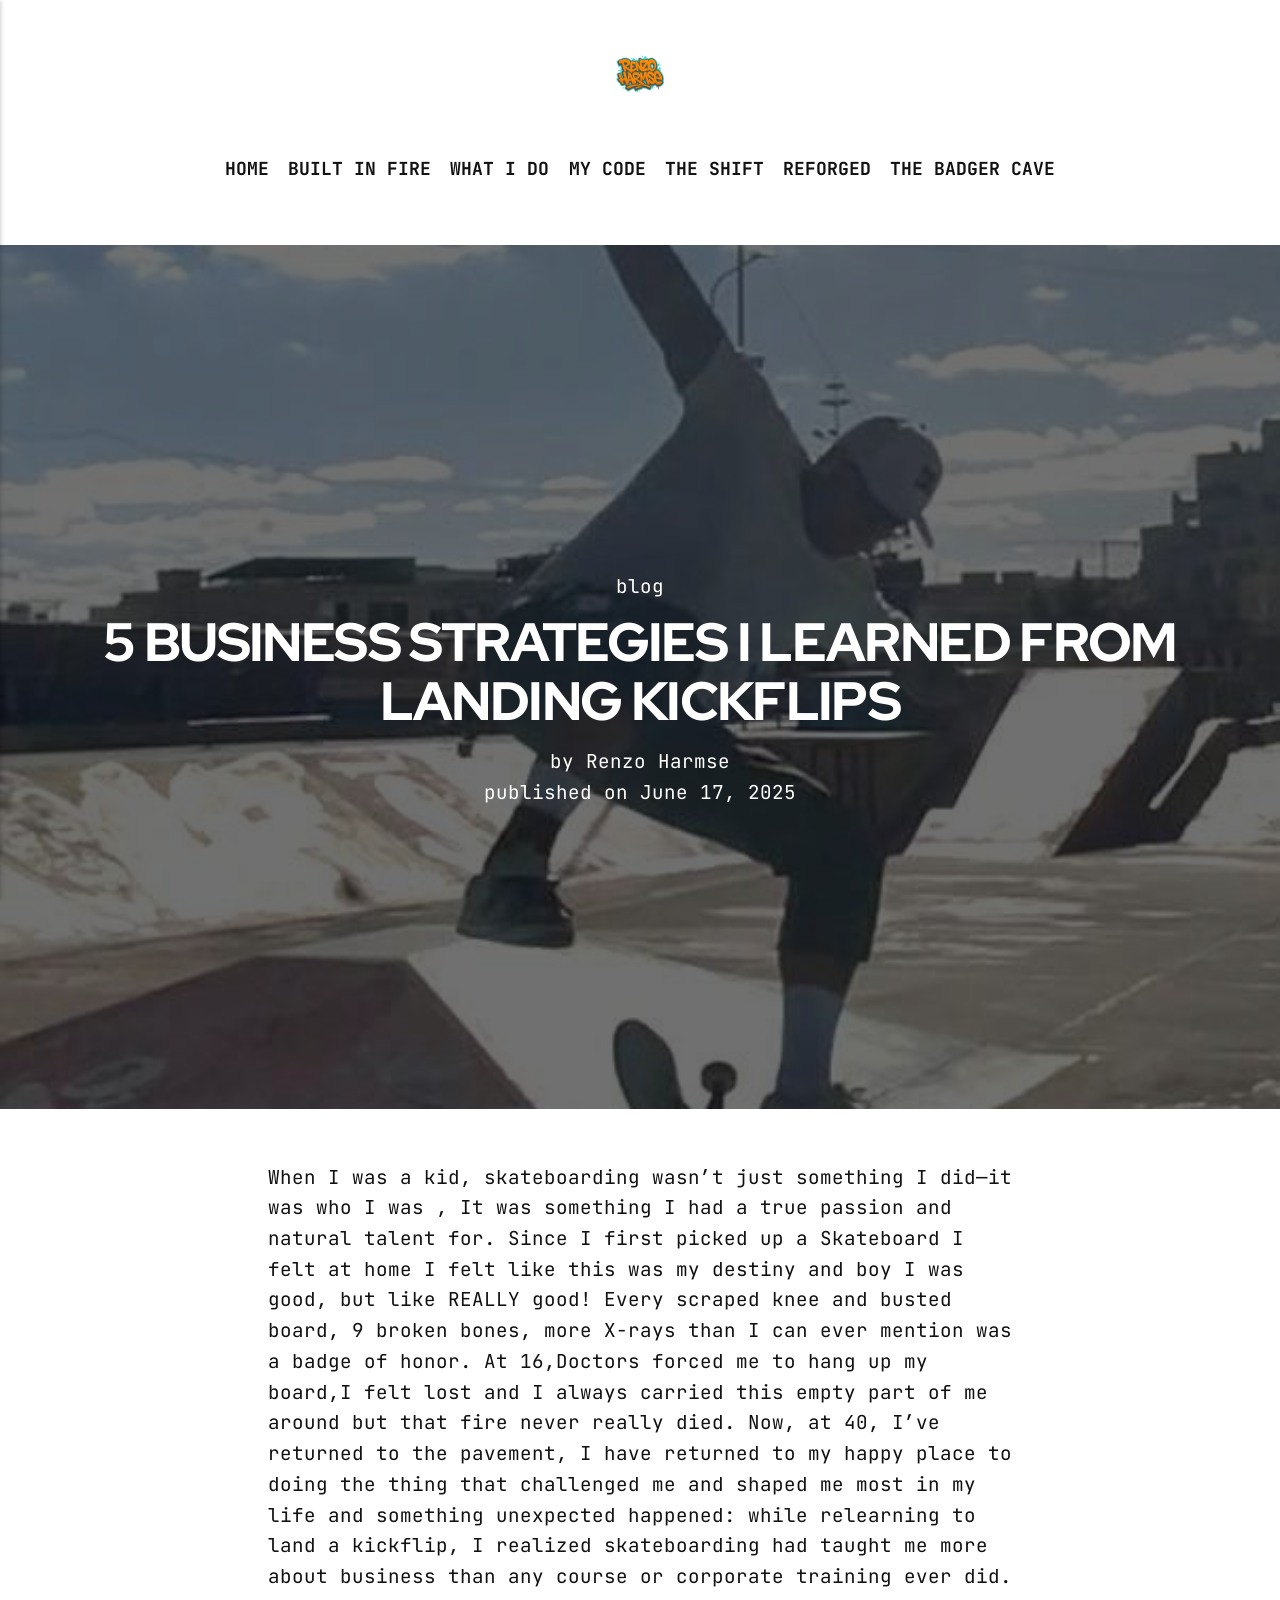
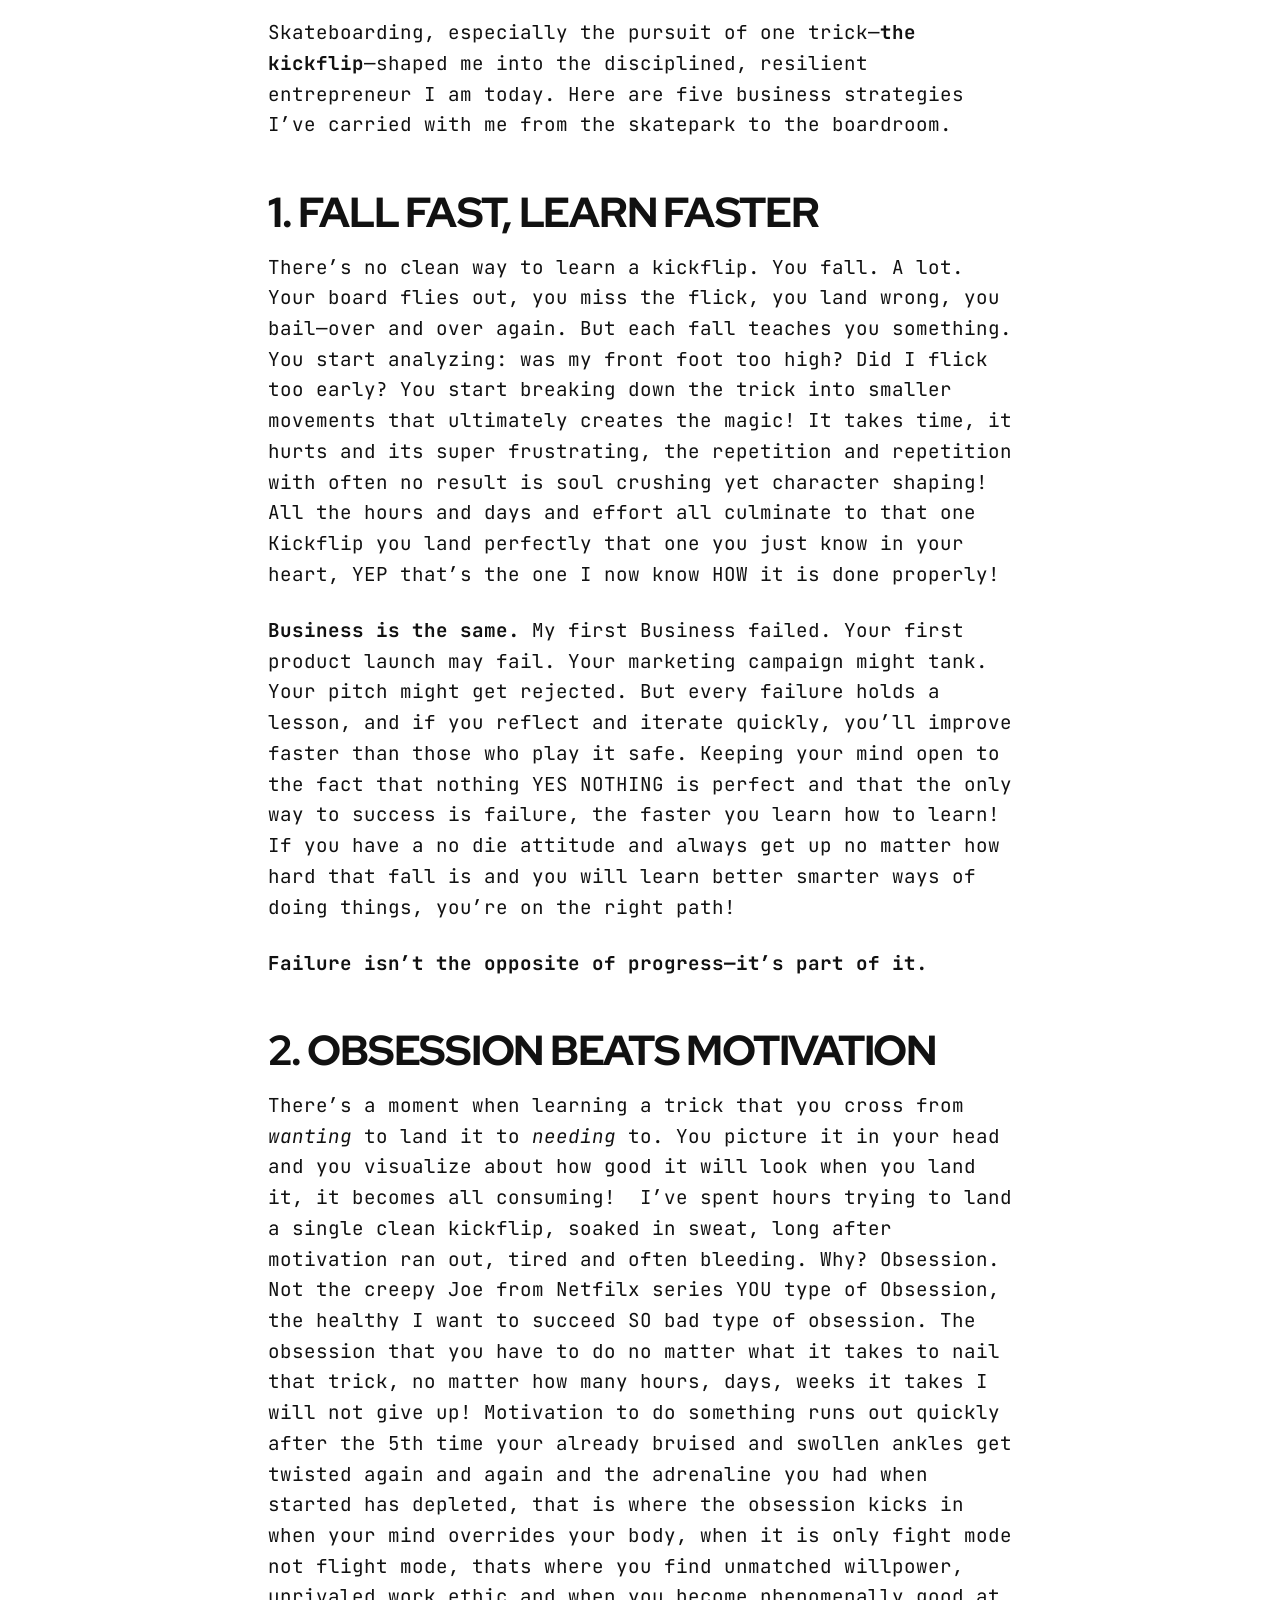
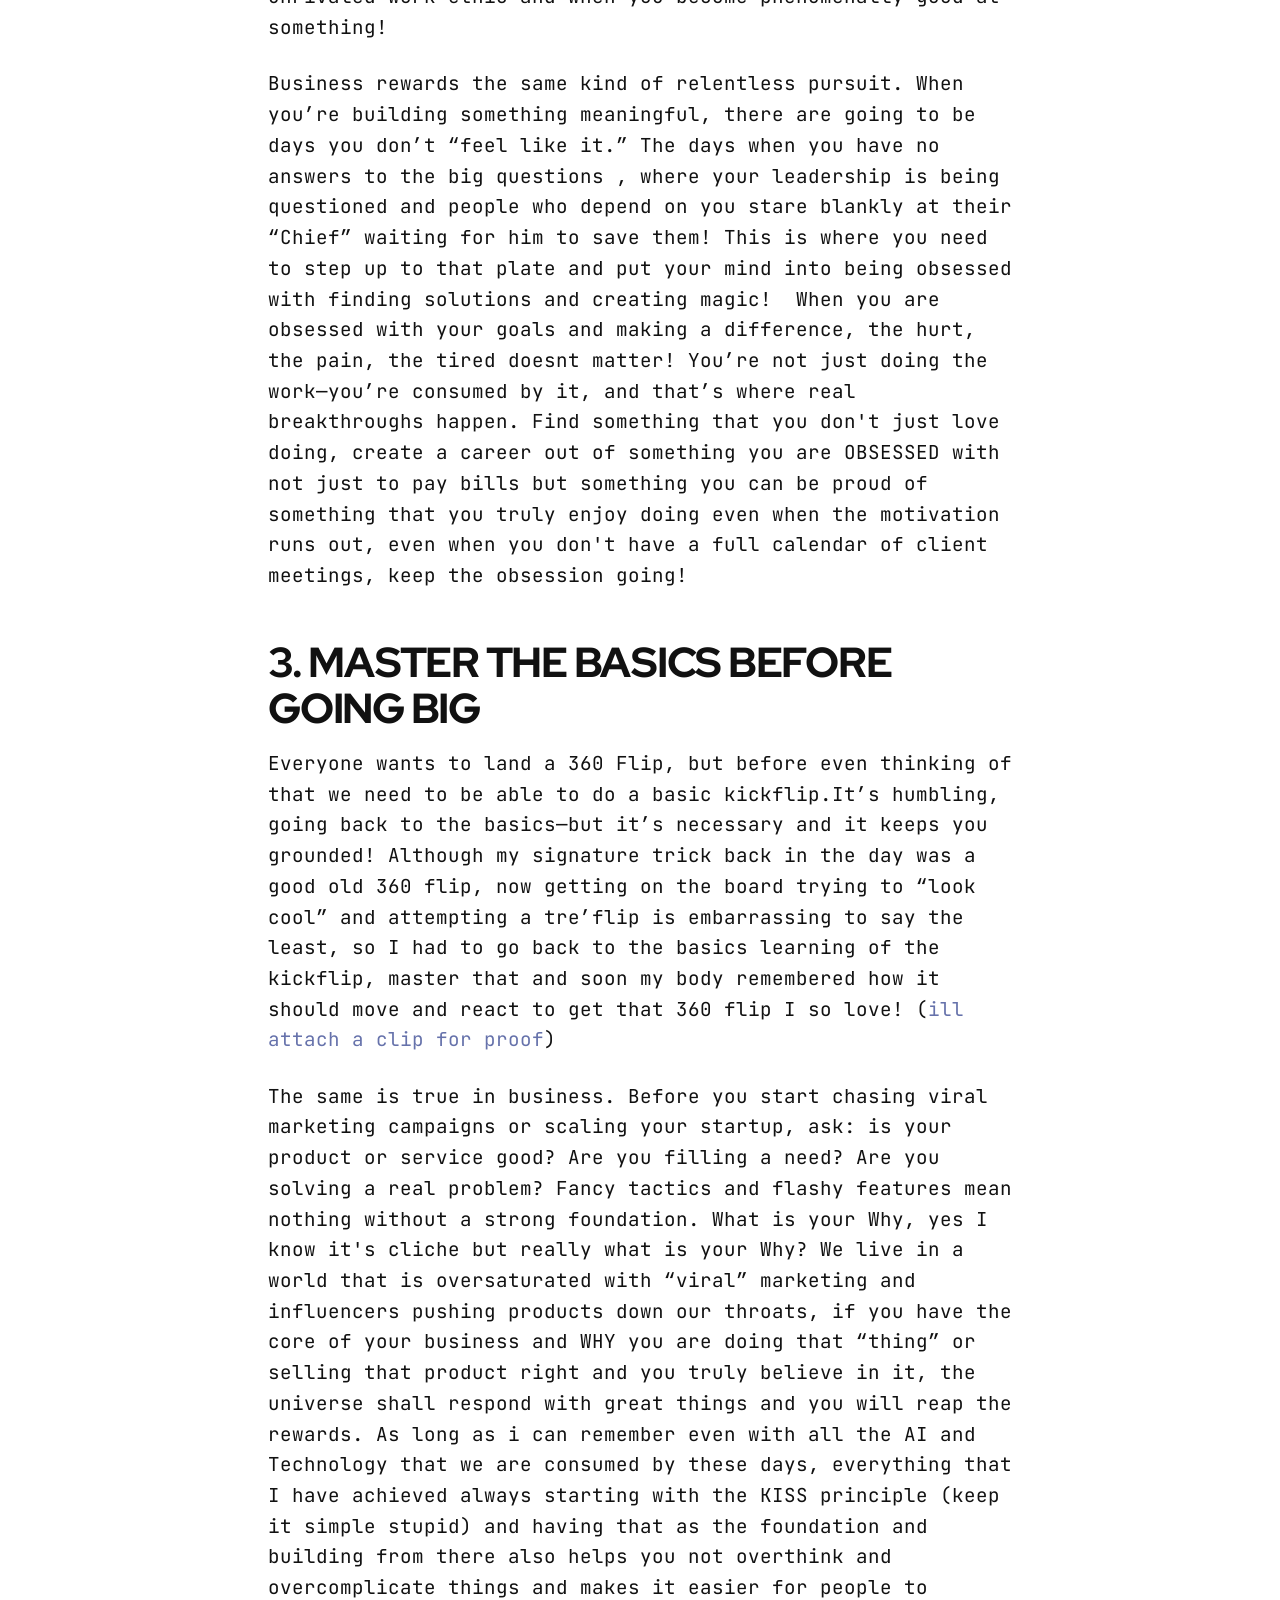
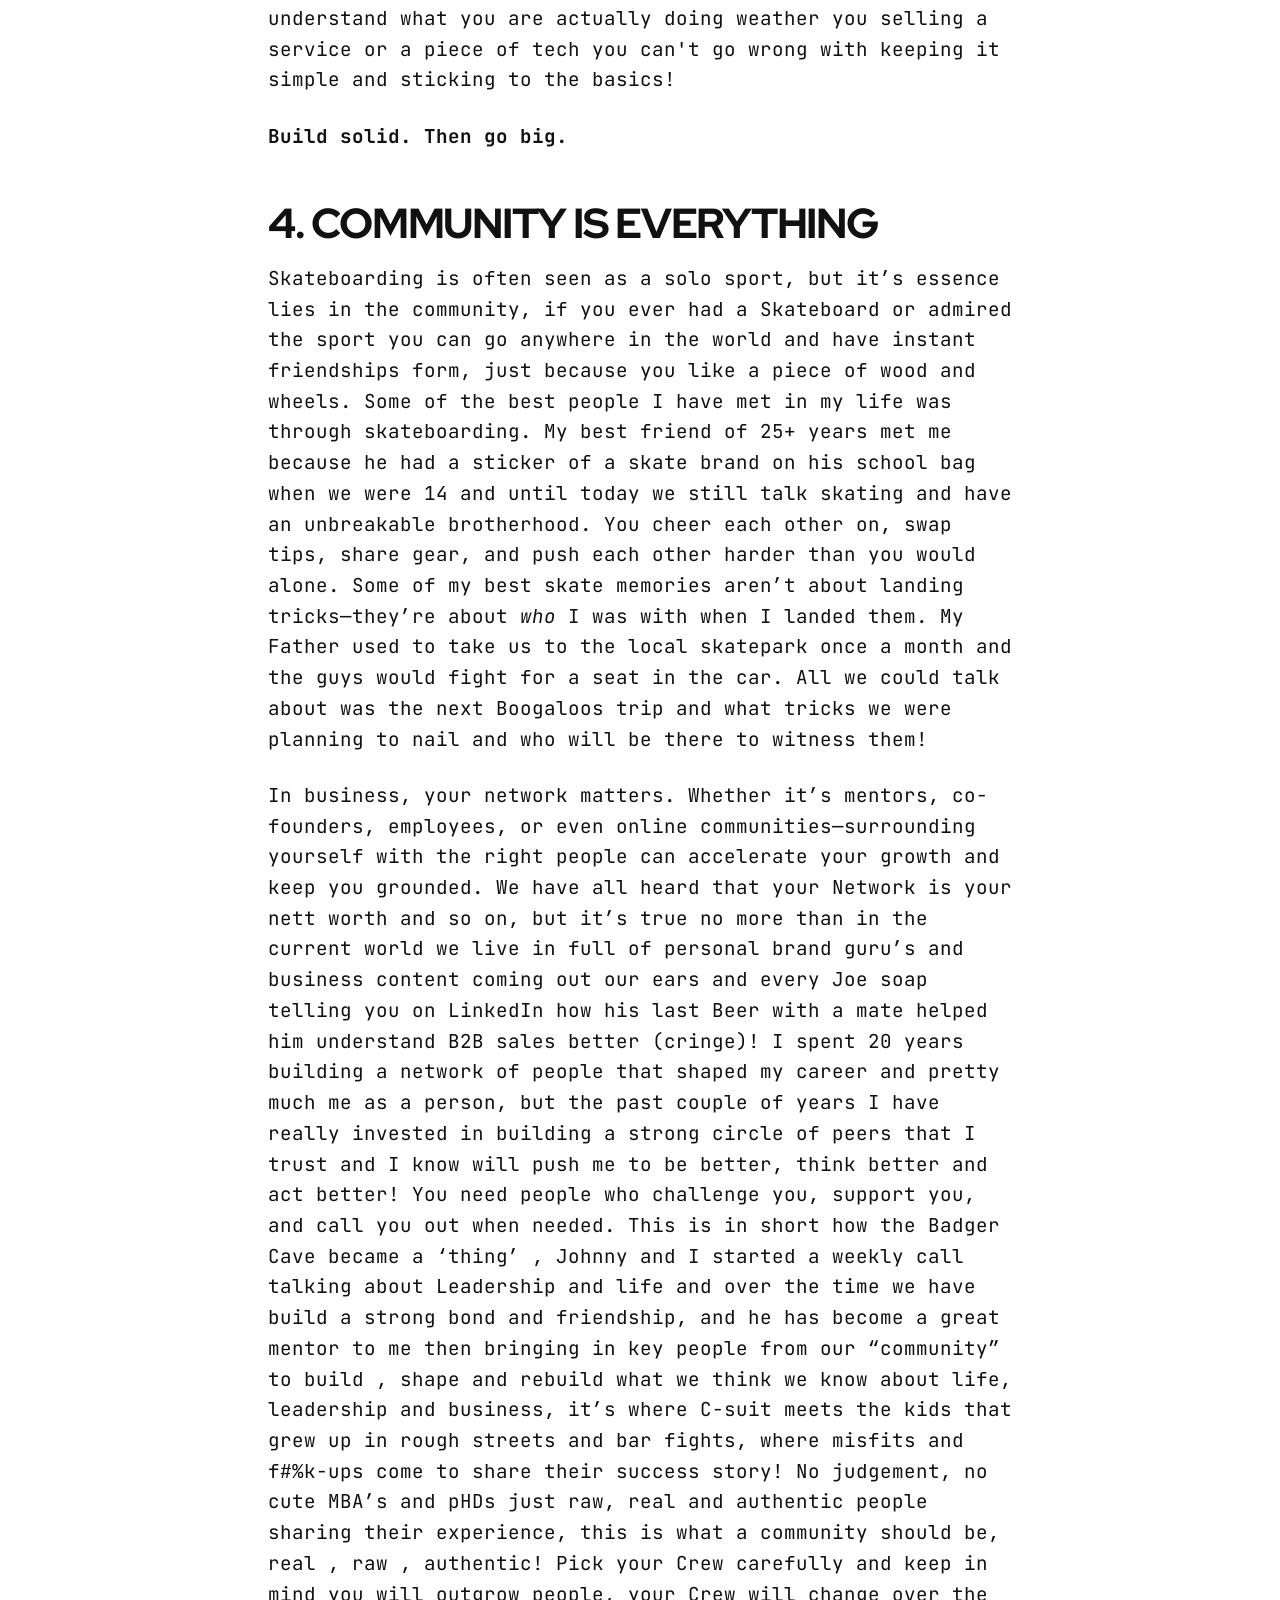
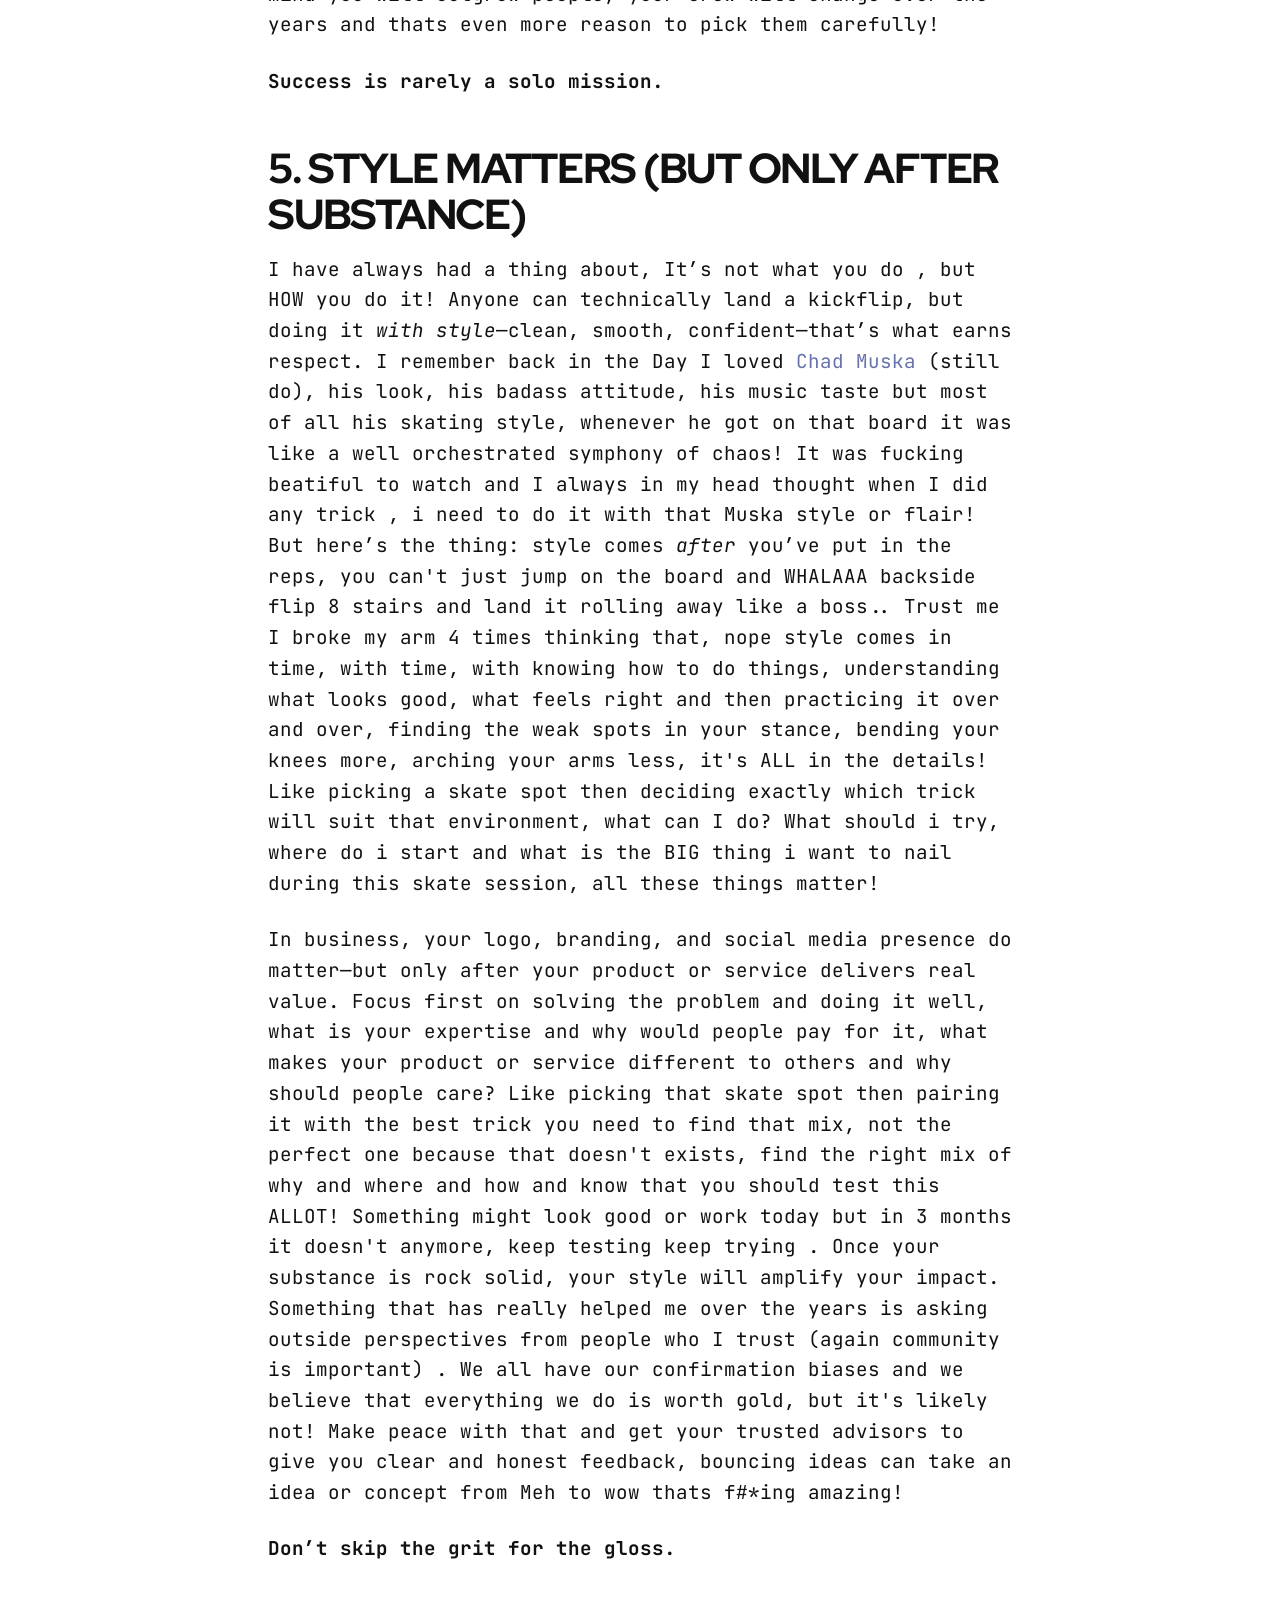
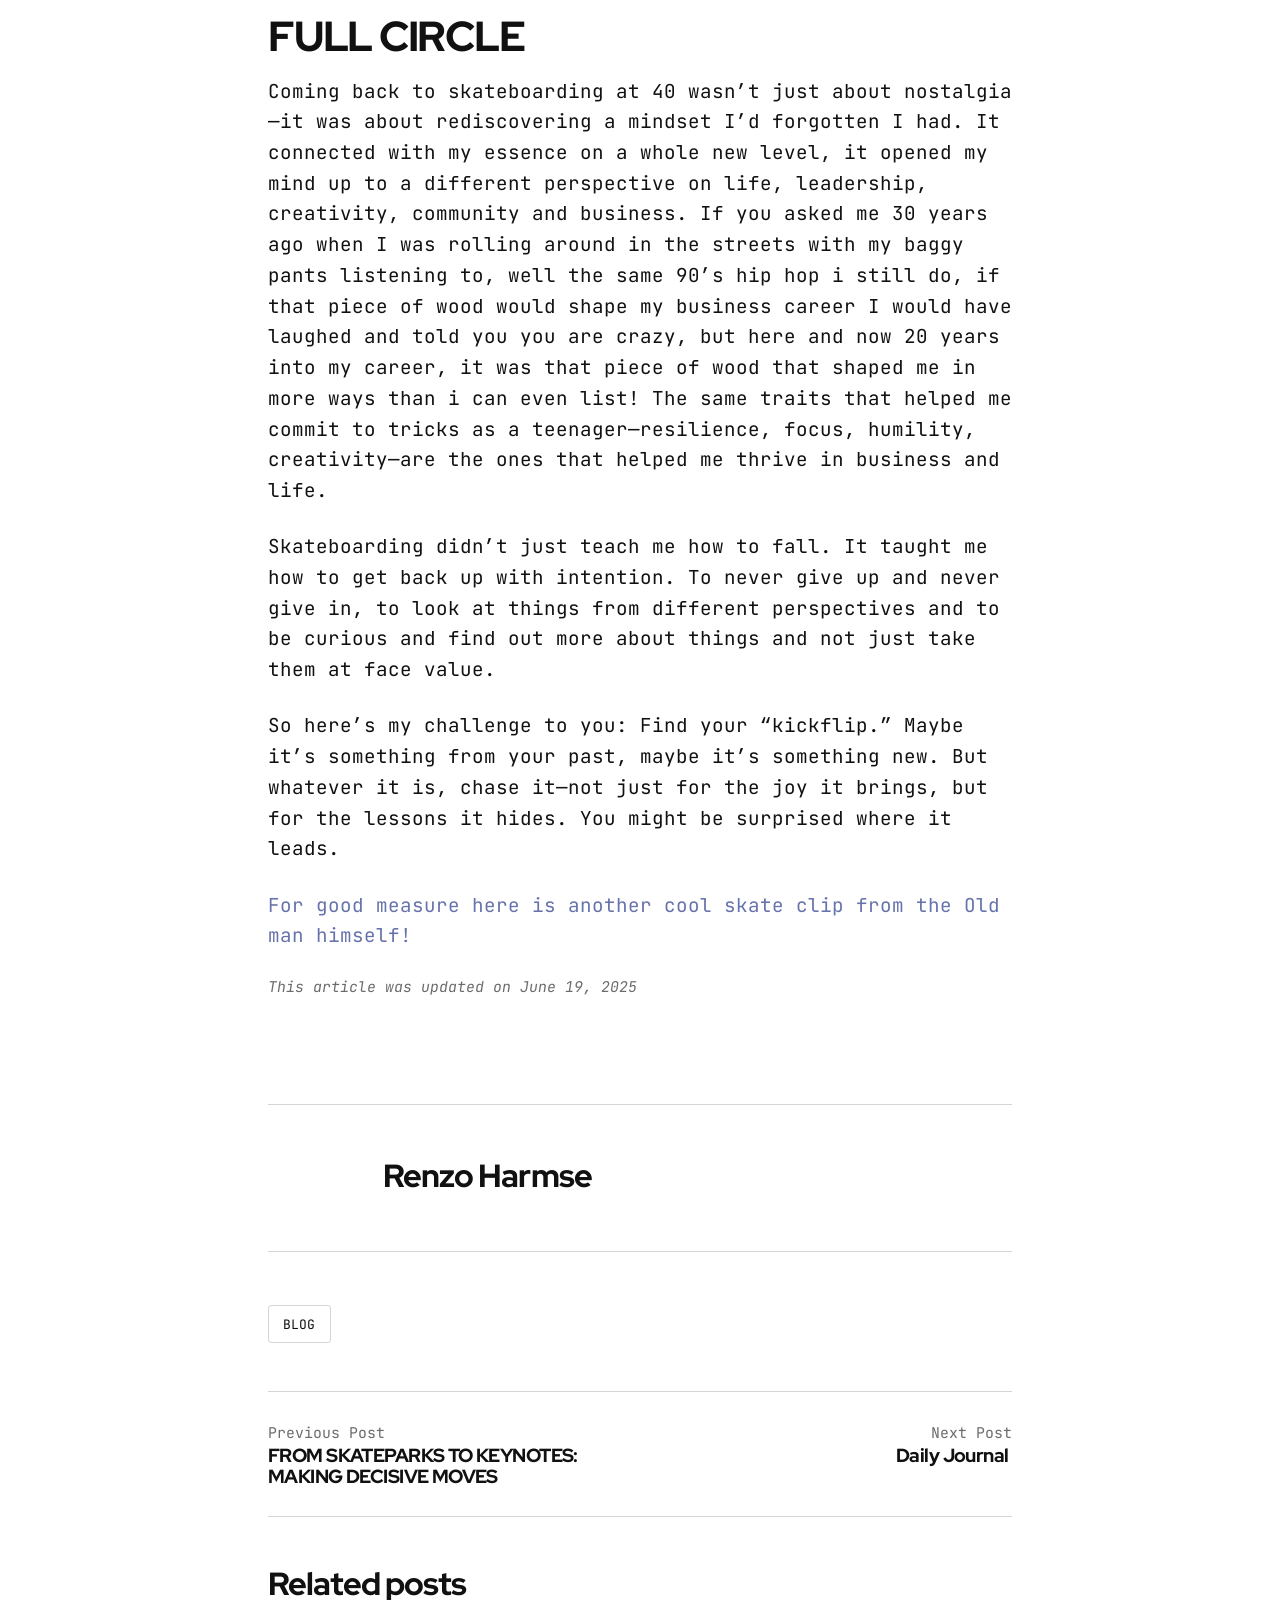
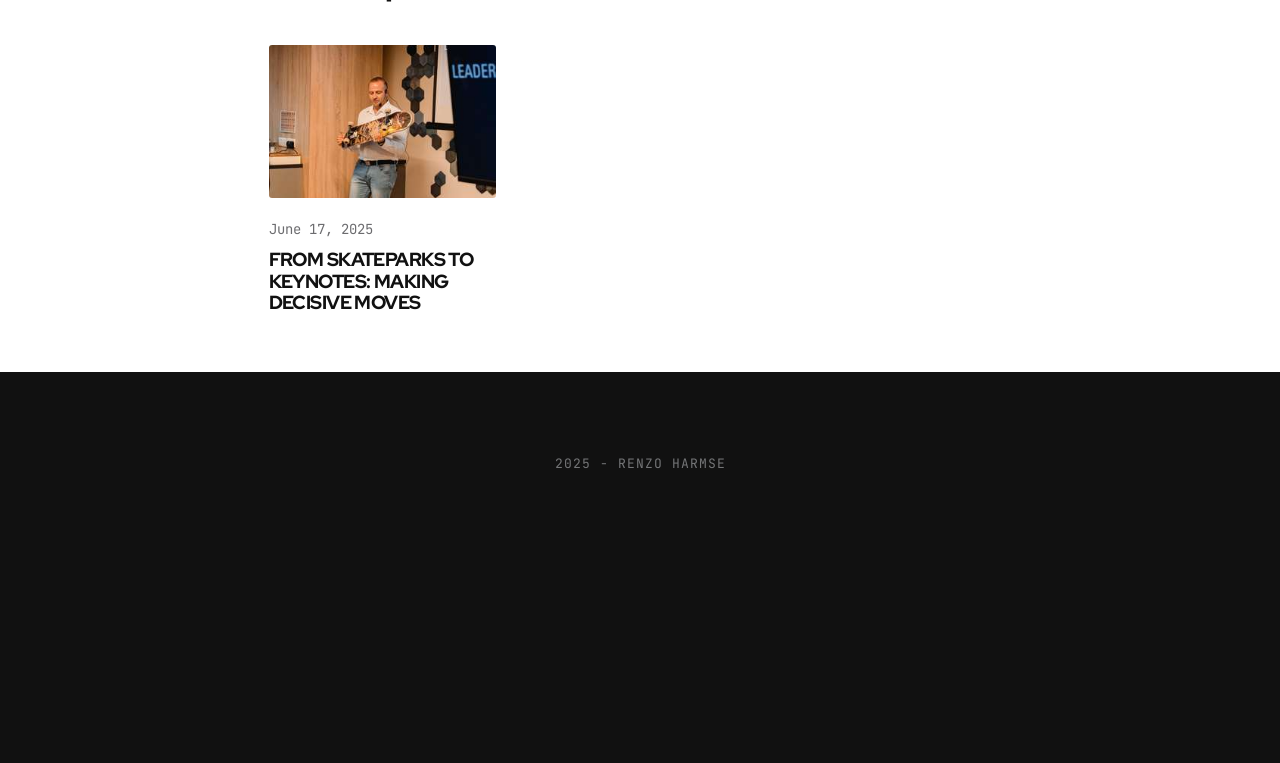
<file: blog-post-2.html>
<!DOCTYPE html><html lang="en-gb"><head><meta charset="utf-8"><meta http-equiv="X-UA-Compatible" content="IE=edge"><meta name="viewport" content="width=device-width,initial-scale=1"><title>5 BUSINESS STRATEGIES I LEARNED FROM LANDING KICKFLIPS - Renzo Harmse</title><meta name="description" content="When I was a kid, skateboarding wasn’t just something I did—it was&hellip;"><meta name="generator" content="Publii Open-Source CMS for Static Site"><link rel="canonical" href="https://projectmushroom.github.io/rh-site/blog-post-2.html"><link rel="alternate" type="application/atom+xml" href="https://projectmushroom.github.io/rh-site/feed.xml" title="Renzo Harmse - RSS"><link rel="alternate" type="application/json" href="https://projectmushroom.github.io/rh-site/feed.json" title="Renzo Harmse - JSON"><meta property="og:title" content="5 BUSINESS STRATEGIES I LEARNED FROM LANDING KICKFLIPS"><meta property="og:image" content="https://projectmushroom.github.io/rh-site/media/posts/4/a2301acc-e08d-4eb2-bf71-e1ccd24d4d71.jpg"><meta property="og:image:width" content="602"><meta property="og:image:height" content="1071"><meta property="og:site_name" content="Renzo Harmse"><meta property="og:description" content="When I was a kid, skateboarding wasn’t just something I did—it was&hellip;"><meta property="og:url" content="https://projectmushroom.github.io/rh-site/blog-post-2.html"><meta property="og:type" content="article"><link rel="preload" href="https://projectmushroom.github.io/rh-site/assets/dynamic/fonts/jetbrainsmono/jetbrainsmono.woff2" as="font" type="font/woff2" crossorigin><link rel="preload" href="https://projectmushroom.github.io/rh-site/assets/dynamic/fonts/jetbrainsmono/jetbrainsmono-italic.woff2" as="font" type="font/woff2" crossorigin><link rel="preload" href="https://projectmushroom.github.io/rh-site/assets/dynamic/fonts/redhatdisplay/redhatdisplay.woff2" as="font" type="font/woff2" crossorigin><link rel="preload" href="https://projectmushroom.github.io/rh-site/assets/dynamic/fonts/redhatdisplay/redhatdisplay-italic.woff2" as="font" type="font/woff2" crossorigin><link rel="stylesheet" href="https://projectmushroom.github.io/rh-site/assets/css/style.css?v=6c05e0051b5704a9263491dc4764c5f1"><script type="application/ld+json">{"@context":"http://schema.org","@type":"Article","mainEntityOfPage":{"@type":"WebPage","@id":"https://projectmushroom.github.io/rh-site/blog-post-2.html"},"headline":"5 BUSINESS STRATEGIES I LEARNED FROM LANDING KICKFLIPS","datePublished":"2025-06-17T12:57+02:00","dateModified":"2025-06-19T11:04+02:00","image":{"@type":"ImageObject","url":"https://projectmushroom.github.io/rh-site/media/posts/4/a2301acc-e08d-4eb2-bf71-e1ccd24d4d71.jpg","height":1071,"width":602},"description":"When I was a kid, skateboarding wasn’t just something I did—it was&hellip;","author":{"@type":"Person","name":"Renzo Harmse","url":"https://projectmushroom.github.io/rh-site/authors/renzo-harmse/"},"publisher":{"@type":"Organization","name":"Renzo Harmse","logo":{"@type":"ImageObject","url":"https://projectmushroom.github.io/rh-site/media/website/20250814_1732_Graffiti-Name-Art_remix_01k2mka5mzeagsdj9k025tv1bg.png","height":1536,"width":1024}}}</script><noscript><style>img[loading] {
                    opacity: 1;
                }</style></noscript></head><body class="post-template"><div class="container"><header class="top" id="js-top"><div><a class="logo" href="https://projectmushroom.github.io/rh-site/"><img src="https://projectmushroom.github.io/rh-site/media/website/20250814_1732_Graffiti-Name-Art_remix_01k2mka5mzeagsdj9k025tv1bg.png" alt="Renzo Harmse" width="1024" height="1536"></a><nav class="navbar"><button class="navbar__toggle" aria-label="Menu" aria-haspopup="true" aria-expanded="false"><span class="navbar__toggle-box"><span class="navbar__toggle-inner">Menu</span></span></button><ul class="navbar__menu"><li><a href="https://projectmushroom.github.io/rh-site/" target="_self">HOME</a></li><li><a href="https://projectmushroom.github.io/rh-site/the-war-ive-walked.html" target="_self">BUILT IN FIRE</a></li><li><a href="https://projectmushroom.github.io/rh-site/what-i-do.html" target="_self">WHAT I DO</a></li><li><a href="https://projectmushroom.github.io/rh-site/my-code.html" target="_self">MY CODE</a></li><li><a href="https://projectmushroom.github.io/rh-site/the-shift.html" target="_self">THE SHIFT</a></li><li><a href="https://projectmushroom.github.io/rh-site/reforged.html" target="_self">REFORGED</a></li><li><a href="https://projectmushroom.github.io/rh-site/the-badger-cave.html" target="_self">THE BADGER CAVE</a></li></ul></nav></div></header><main class="post"><article class="content wrapper"><div class="hero hero--full"><header class="hero__header"><p><a href="https://projectmushroom.github.io/rh-site/tags/blog/">blog</a></p><h1>5 BUSINESS STRATEGIES I LEARNED FROM LANDING KICKFLIPS</h1><address>by <a href="https://projectmushroom.github.io/rh-site/authors/renzo-harmse/" rel="author">Renzo Harmse</a></address>published on <time datetime="2025-06-17T12:57">June 17, 2025</time></header><figure class="hero__image"><img src="https://projectmushroom.github.io/rh-site/media/posts/4/a2301acc-e08d-4eb2-bf71-e1ccd24d4d71.jpg" srcset="https://projectmushroom.github.io/rh-site/media/posts/4/responsive/a2301acc-e08d-4eb2-bf71-e1ccd24d4d71-xs.jpg 300w, https://projectmushroom.github.io/rh-site/media/posts/4/responsive/a2301acc-e08d-4eb2-bf71-e1ccd24d4d71-sm.jpg 480w, https://projectmushroom.github.io/rh-site/media/posts/4/responsive/a2301acc-e08d-4eb2-bf71-e1ccd24d4d71-md.jpg 768w, https://projectmushroom.github.io/rh-site/media/posts/4/responsive/a2301acc-e08d-4eb2-bf71-e1ccd24d4d71-lg.jpg 1024w, https://projectmushroom.github.io/rh-site/media/posts/4/responsive/a2301acc-e08d-4eb2-bf71-e1ccd24d4d71-xl.jpg 1360w, https://projectmushroom.github.io/rh-site/media/posts/4/responsive/a2301acc-e08d-4eb2-bf71-e1ccd24d4d71-2xl.jpg 1600w" sizes="100vw" loading="eager" height="1071" width="602" alt=""></figure></div><div class="content__entry"><p class="preFade fadeIn">When I was a kid, skateboarding wasn’t just something I did—it was who I was , It was something I had a true passion and natural talent for. Since I first picked up a Skateboard I felt at home I felt like this was my destiny and boy I was good, but like REALLY good! Every scraped knee and busted board, 9 broken bones, more X-rays than I can ever mention was a badge of honor. At 16,Doctors forced me to hang up my board,I felt lost and I always carried this empty part of me around but that fire never really died. Now, at 40, I’ve returned to the pavement, I have returned to my happy place to doing the thing that challenged me and shaped me most in my life and something unexpected happened: while relearning to land a kickflip, I realized skateboarding had taught me more about business than any course or corporate training ever did.</p><p class="preFade fadeIn">Skateboarding, especially the pursuit of one trick—<strong>the kickflip</strong>—shaped me into the disciplined, resilient entrepreneur I am today. Here are five business strategies I’ve carried with me from the skatepark to the boardroom.</p><h2 class="preScale scaleIn"><strong>1. FALL FAST, LEARN FASTER</strong></h2><p class="preFade fadeIn">There’s no clean way to learn a kickflip. You fall. A lot. Your board flies out, you miss the flick, you land wrong, you bail—over and over again. But each fall teaches you something. You start analyzing: was my front foot too high? Did I flick too early? You start breaking down the trick into smaller movements that ultimately creates the magic! It takes time, it hurts and its super frustrating, the repetition and repetition with often no result is soul crushing yet character shaping! All the hours and days and effort all culminate to that one Kickflip you land perfectly that one you just know in your heart, YEP that’s the one I now know HOW it is done properly! </p><p class="preFade fadeIn"><strong>Business is the same.</strong> My first Business failed. Your first product launch may fail. Your marketing campaign might tank. Your pitch might get rejected. But every failure holds a lesson, and if you reflect and iterate quickly, you’ll improve faster than those who play it safe. Keeping your mind open to the fact that nothing YES NOTHING is perfect and that the only way to success is failure, the faster you learn how to learn! If you have a no die attitude and always get up no matter how hard that fall is and you will learn better smarter ways of doing things, you’re on the right path! </p><p class="preFade fadeIn"><strong>Failure isn’t the opposite of progress—it’s part of it.</strong></p><h2 class="preScale scaleIn"><strong>2. OBSESSION BEATS MOTIVATION</strong></h2><p class="preFade fadeIn">There’s a moment when learning a trick that you cross from <em>wanting</em> to land it to <em>needing</em> to. You picture it in your head and you visualize about how good it will look when you land it, it becomes all consuming!  I’ve spent hours trying to land a single clean kickflip, soaked in sweat, long after motivation ran out, tired and often bleeding. Why? Obsession. Not the creepy Joe from Netfilx series YOU type of Obsession, the healthy I want to succeed SO bad type of obsession. The obsession that you have to do no matter what it takes to nail that trick, no matter how many hours, days, weeks it takes I will not give up! Motivation to do something runs out quickly after the 5th time your already bruised and swollen ankles get twisted again and again and the adrenaline you had when started has depleted, that is where the obsession kicks in when your mind overrides your body, when it is only fight mode not flight mode, thats where you find unmatched willpower, unrivaled work ethic and when you become phenomenally good at something!  </p><p class="preFade fadeIn">Business rewards the same kind of relentless pursuit. When you’re building something meaningful, there are going to be days you don’t “feel like it.” The days when you have no answers to the big questions , where your leadership is being questioned and people who depend on you stare blankly at their “Chief” waiting for him to save them! This is where you need to step up to that plate and put your mind into being obsessed with finding solutions and creating magic!  When you are obsessed with your goals and making a difference, the hurt, the pain, the tired doesnt matter! You’re not just doing the work—you’re consumed by it, and that’s where real breakthroughs happen. Find something that you don't just love doing, create a career out of something you are OBSESSED with not just to pay bills but something you can be proud of something that you truly enjoy doing even when the motivation runs out, even when you don't have a full calendar of client meetings, keep the obsession going! </p><h2 class="preScale scaleIn"><strong>3. MASTER THE BASICS BEFORE GOING BIG</strong></h2><p class="preFade fadeIn">Everyone wants to land a 360 Flip, but before even thinking of that we need to be able to do a basic kickflip.It’s humbling, going back to the basics—but it’s necessary and it keeps you grounded! Although my signature trick back in the day was a good old 360 flip, now getting on the board trying to “look cool” and attempting a tre’flip is embarrassing to say the least, so I had to go back to the basics learning of the kickflip, master that and soon my body remembered how it should move and react to get that 360 flip I so love! (<a href="https://youtube.com/shorts/TepFg3ywacA" target="_blank" rel="noopener">ill attach a clip for proof</a>) </p><p class="preFade fadeIn">The same is true in business. Before you start chasing viral marketing campaigns or scaling your startup, ask: is your product or service good? Are you filling a need? Are you solving a real problem? Fancy tactics and flashy features mean nothing without a strong foundation. What is your Why, yes I know it's cliche but really what is your Why? We live in a world that is oversaturated with “viral” marketing and influencers pushing products down our throats, if you have the core of your business and WHY you are doing that “thing” or selling that product right and you truly believe in it, the universe shall respond with great things and you will reap the rewards. As long as i can remember even with all the AI and Technology that we are consumed by these days, everything that I have achieved always starting with the KISS principle (keep it simple stupid) and having that as the foundation and building from there also helps you not overthink and overcomplicate things and makes it easier for people to understand what you are actually doing weather you selling a service or a piece of tech you can't go wrong with keeping it simple and sticking to the basics! </p><p class="preFade fadeIn"><strong>Build solid. Then go big.</strong></p><h2 class="preScale scaleIn"><strong>4. COMMUNITY IS EVERYTHING</strong></h2><p class="preFade fadeIn">Skateboarding is often seen as a solo sport, but it’s essence lies in the community, if you ever had a Skateboard or admired the sport you can go anywhere in the world and have instant friendships form, just because you like a piece of wood and wheels. Some of the best people I have met in my life was through skateboarding. My best friend of 25+ years met me because he had a sticker of a skate brand on his school bag when we were 14 and until today we still talk skating and have an unbreakable brotherhood. You cheer each other on, swap tips, share gear, and push each other harder than you would alone. Some of my best skate memories aren’t about landing tricks—they’re about <em>who</em> I was with when I landed them. My Father used to take us to the local skatepark once a month and the guys would fight for a seat in the car. All we could talk about was the next Boogaloos trip and what tricks we were planning to nail and who will be there to witness them! </p><p class="preFade fadeIn">In business, your network matters. Whether it’s mentors, co-founders, employees, or even online communities—surrounding yourself with the right people can accelerate your growth and keep you grounded. We have all heard that your Network is your nett worth and so on, but it’s true no more than in the current world we live in full of personal brand guru’s and business content coming out our ears and every Joe soap telling you on LinkedIn how his last Beer with a mate helped him understand B2B sales better (cringe)! I spent 20 years building a network of people that shaped my career and pretty much me as a person, but the past couple of years I have really invested in building a strong circle of peers that I trust and I know will push me to be better, think better and act better! You need people who challenge you, support you, and call you out when needed. This is in short how the Badger Cave became a ‘thing’ , Johnny and I started a weekly call talking about Leadership and life and over the time we have build a strong bond and friendship, and he has become a great mentor to me then bringing in key people from our “community” to build , shape and rebuild what we think we know about life, leadership and business, it’s where C-suit meets the kids that grew up in rough streets and bar fights, where misfits and f#%k-ups come to share their success story! No judgement, no cute MBA’s and pHDs just raw, real and authentic people sharing their experience, this is what a community should be, real , raw , authentic! Pick your Crew carefully and keep in mind you will outgrow people, your Crew will change over the years and thats even more reason to pick them carefully! </p><p class="preFade fadeIn"><strong>Success is rarely a solo mission.</strong></p><h2 class="preScale scaleIn"><strong>5. STYLE MATTERS (BUT ONLY AFTER SUBSTANCE)</strong></h2><p class="preFade fadeIn">I have always had a thing about, It’s not what you do , but HOW you do it! Anyone can technically land a kickflip, but doing it <em>with style</em>—clean, smooth, confident—that’s what earns respect. I remember back in the Day I loved <a href="https://youtube.com/shorts/m6G_hfguzIo?si=SiVfGlq43qJTAgOr" target="_blank" rel="noopener">Chad Muska </a>(still do), his look, his badass attitude, his music taste but most of all his skating style, whenever he got on that board it was like a well orchestrated symphony of chaos! It was fucking beatiful to watch and I always in my head thought when I did any trick , i need to do it with that Muska style or flair! But here’s the thing: style comes <em>after</em> you’ve put in the reps, you can't just jump on the board and WHALAAA backside flip 8 stairs and land it rolling away like a boss.. Trust me I broke my arm 4 times thinking that, nope style comes in time, with time, with knowing how to do things, understanding what looks good, what feels right and then practicing it over and over, finding the weak spots in your stance, bending your knees more, arching your arms less, it's ALL in the details! Like picking a skate spot then deciding exactly which trick will suit that environment, what can I do? What should i try, where do i start and what is the BIG thing i want to nail during this skate session, all these things matter! </p><p class="preFade fadeIn">In business, your logo, branding, and social media presence do matter—but only after your product or service delivers real value. Focus first on solving the problem and doing it well, what is your expertise and why would people pay for it, what makes your product or service different to others and why should people care? Like picking that skate spot then pairing it with the best trick you need to find that mix, not the perfect one because that doesn't exists, find the right mix of why and where and how and know that you should test this ALLOT! Something might look good or work today but in 3 months it doesn't anymore, keep testing keep trying . Once your substance is rock solid, your style will amplify your impact. Something that has really helped me over the years is asking outside perspectives from people who I trust (again community is important) . We all have our confirmation biases and we believe that everything we do is worth gold, but it's likely not! Make peace with that and get your trusted advisors to give you clear and honest feedback, bouncing ideas can take an idea or concept from Meh to wow thats f#*ing amazing! </p><p class="preFade fadeIn"><strong>Don’t skip the grit for the gloss.</strong></p><h2 class="preScale scaleIn"><strong>FULL CIRCLE</strong></h2><p class="preFade fadeIn">Coming back to skateboarding at 40 wasn’t just about nostalgia—it was about rediscovering a mindset I’d forgotten I had. It connected with my essence on a whole new level, it opened my mind up to a different perspective on life, leadership, creativity, community and business. If you asked me 30 years ago when I was rolling around in the streets with my baggy pants listening to, well the same 90’s hip hop i still do, if that piece of wood would shape my business career I would have laughed and told you you are crazy, but here and now 20 years into my career, it was that piece of wood that shaped me in more ways than i can even list! The same traits that helped me commit to tricks as a teenager—resilience, focus, humility, creativity—are the ones that helped me thrive in business and life.</p><p class="preFade fadeIn">Skateboarding didn’t just teach me how to fall. It taught me how to get back up with intention. To never give up and never give in, to look at things from different perspectives and to be curious and find out more about things and not just take them at face value. </p><p class="preFade fadeIn">So here’s my challenge to you: Find your “kickflip.” Maybe it’s something from your past, maybe it’s something new. But whatever it is, chase it—not just for the joy it brings, but for the lessons it hides. You might be surprised where it leads.</p><p class="preFade fadeIn"><a href="https://www.instagram.com/reel/DB1wizVMpC2/?igsh=MTZ5aTY4cjRmZHA4Nw%3D%3D" target="_blank" rel="noopener">For good measure here is another cool skate clip from the Old man himself!</a></p></div><aside><p class="content__last-updated">This article was updated on June 19, 2025</p><div class="content__share"></div></aside><footer><div class="content__bio"><h3><a href="https://projectmushroom.github.io/rh-site/authors/renzo-harmse/" class="inverse" title="Renzo Harmse">Renzo Harmse</a></h3></div><ul class="content__tag"><li><a href="https://projectmushroom.github.io/rh-site/tags/blog/">blog</a></li></ul><nav class="content__nav"><div class="content__nav__prev">Previous Post<h3 class="h5"><a href="https://projectmushroom.github.io/rh-site/blog-post-1.html" class="inverse" rel="prev">FROM SKATEPARKS TO KEYNOTES: MAKING DECISIVE MOVES</a></h3></div><div class="content__nav__next">Next Post<h3 class="h5"><a href="https://projectmushroom.github.io/rh-site/blog-post-3.html" class="inverse" rel="next">Daily Journal </a></h3></div></nav><div class="content__related"><h3>Related posts</h3><div class="content__related__wrap"><figure><a href="https://projectmushroom.github.io/rh-site/blog-post-1.html"><img src="https://projectmushroom.github.io/rh-site/media/posts/3/responsive/IMG_2612-xs.JPG" loading="lazy" alt=""></a><figcaption><time datetime="2025-06-17T12:57">June 17, 2025</time><h4><a href="https://projectmushroom.github.io/rh-site/blog-post-1.html" class="inverse">FROM SKATEPARKS TO KEYNOTES: MAKING DECISIVE MOVES</a></h4></figcaption></figure></div></div></footer></article></main></div><footer class="footer"><div class="footer__wrapper"><div class="footer__copyright"><p>2025 - Renzo Harmse</p><p> </p><h1> </h1></div><div class="footer__social"><a href="xxx" aria-label="Facebook" class="facebook"><svg><use xlink:href="https://projectmushroom.github.io/rh-site/assets/svg/svg-map.svg#facebook"/></svg> </a><a href="https://www.instagram.com/renzohar/?igsh&#x3D;eXY1Nmp0ajIyMzBr&amp;utm_source&#x3D;qr" aria-label="Instagram" class="instagram"><svg><use xlink:href="https://projectmushroom.github.io/rh-site/assets/svg/svg-map.svg#instagram"/></svg> </a><a href="https://www.linkedin.com/in/renzo-harmse/" aria-label="LinkedIn" class="linkedin"><svg><use xlink:href="https://projectmushroom.github.io/rh-site/assets/svg/svg-map.svg#linkedin"/></svg> </a><a href="UC1HrAbqdu_ad3qluPDUCYEw" aria-label="Youtube" class="youtube"><svg><use xlink:href="https://projectmushroom.github.io/rh-site/assets/svg/svg-map.svg#youtube"/></svg></a></div><button onclick="backToTopFunction()" id="backToTop" class="footer__bttop" aria-label="Back to top" title="Back to top"><svg><use xlink:href="https://projectmushroom.github.io/rh-site/assets/svg/svg-map.svg#toparrow"/></svg></button></div></footer><script>window.publiiThemeMenuConfig = {    
        mobileMenuMode: 'sidebar',
        animationSpeed: 300,
        submenuWidth: 'auto',
        doubleClickTime: 500,
        mobileMenuExpandableSubmenus: true, 
        relatedContainerForOverlayMenuSelector: '.top',
   };</script><script defer="defer" src="https://projectmushroom.github.io/rh-site/assets/js/scripts.min.js?v=e2bc0e7d7ff60ea78ee920470cf8c8a1"></script><script>var images = document.querySelectorAll('img[loading]');

        for (var i = 0; i < images.length; i++) {
            if (images[i].complete) {
                images[i].classList.add('is-loaded');
            } else {
                images[i].addEventListener('load', function () {
                    this.classList.add('is-loaded');
                }, false);
            }
        }</script></body></html>
</file>
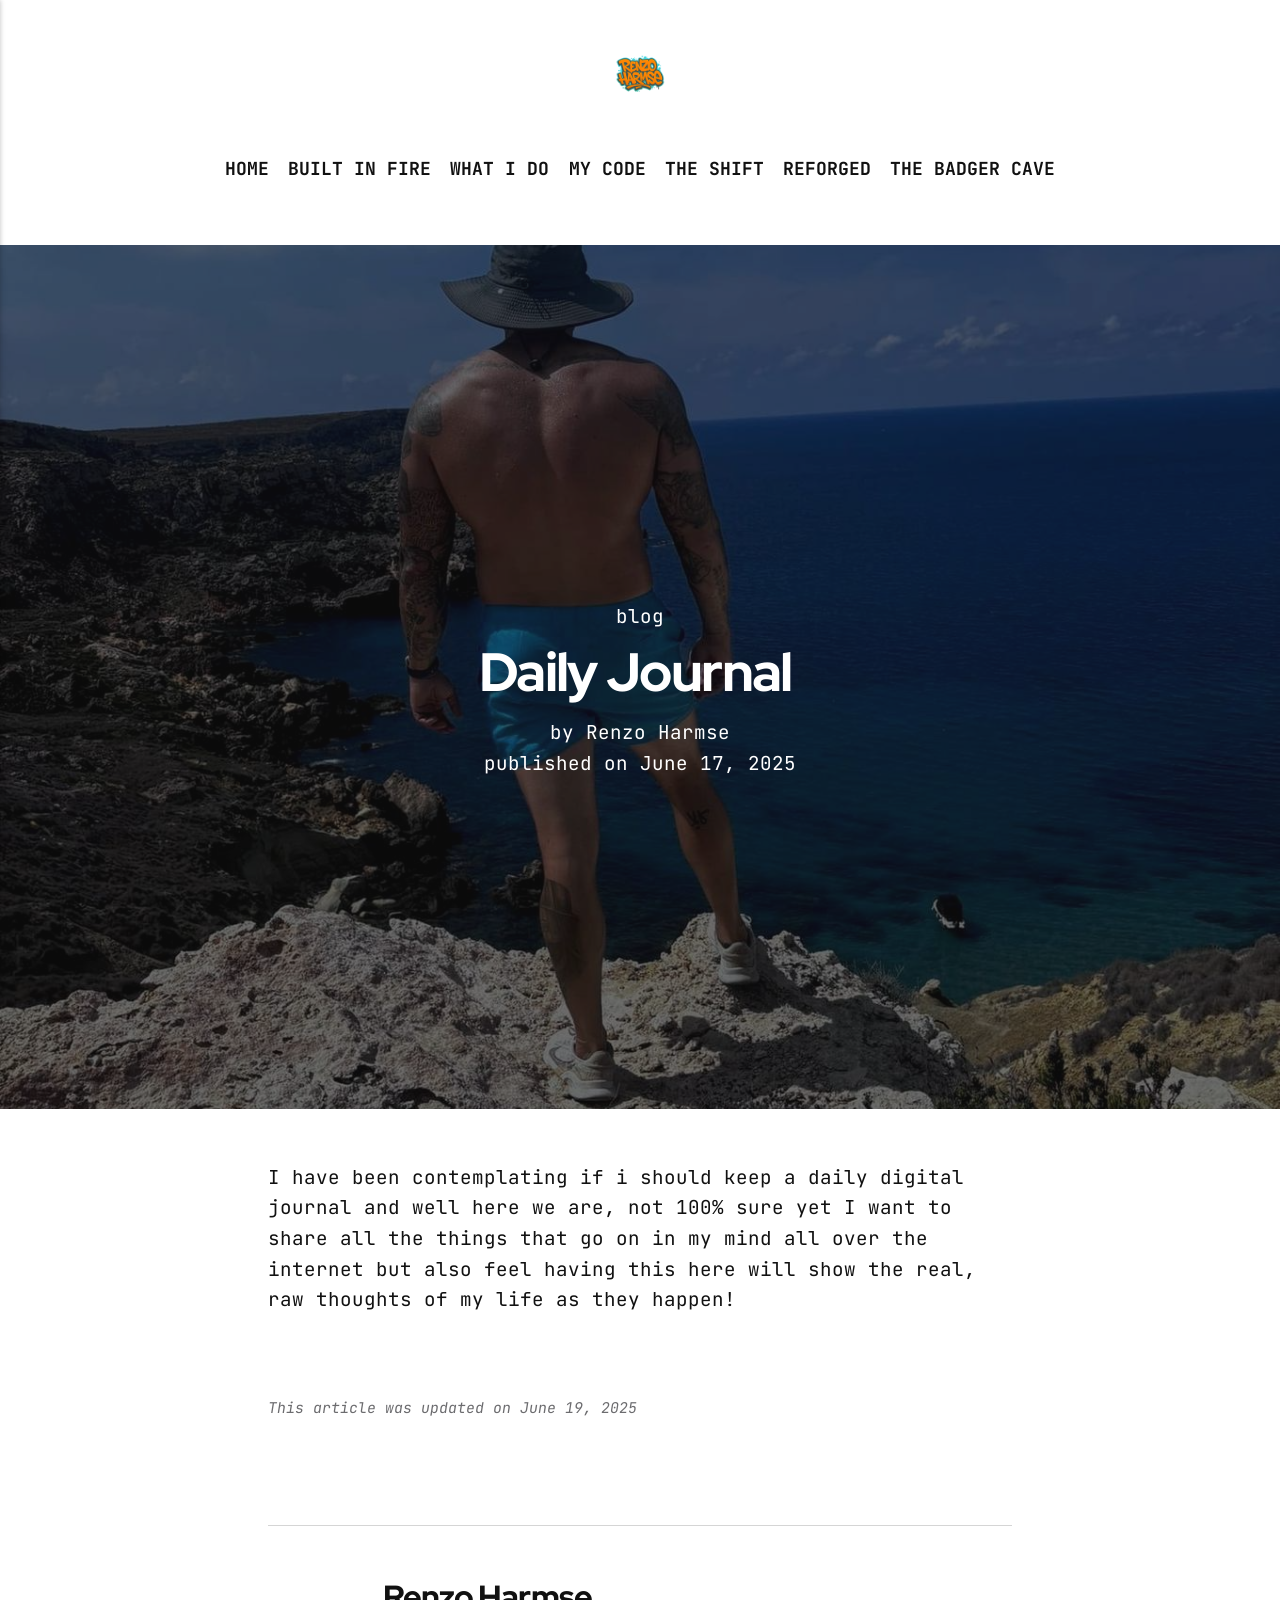
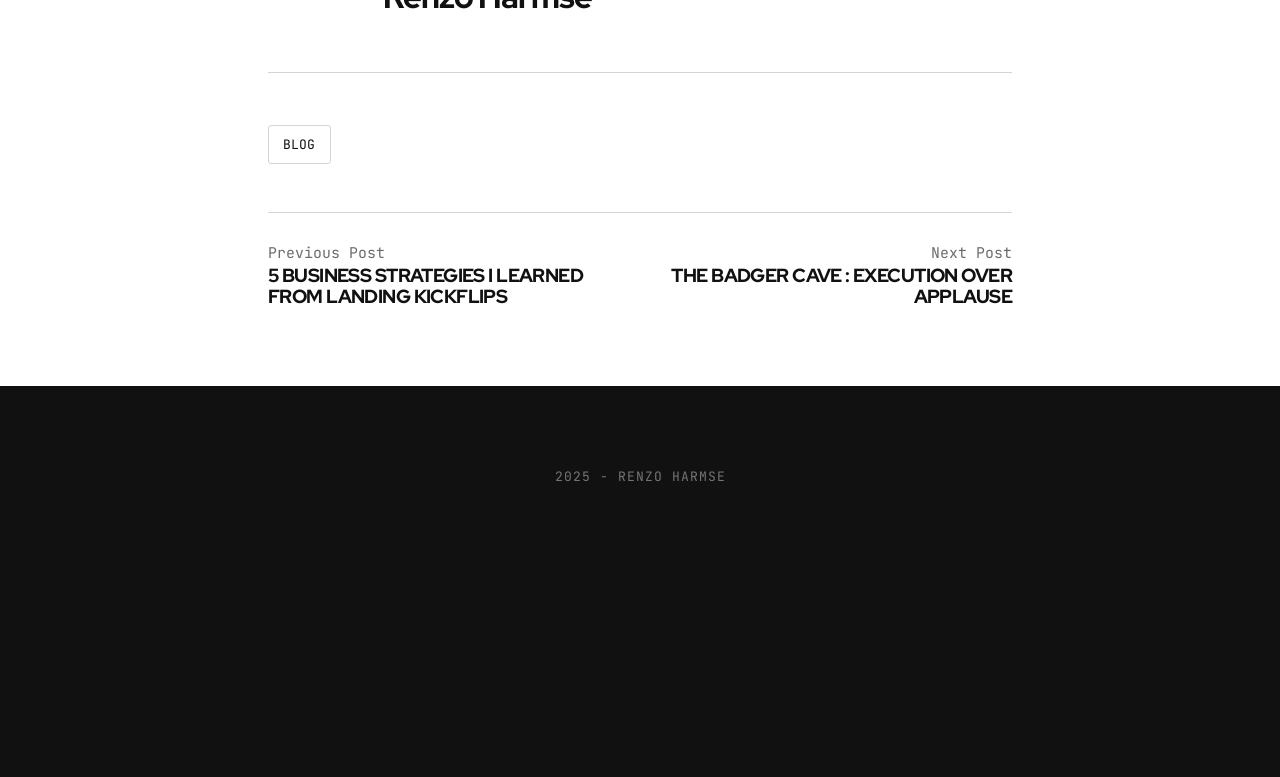
<file: blog-post-3.html>
<!DOCTYPE html><html lang="en-gb"><head><meta charset="utf-8"><meta http-equiv="X-UA-Compatible" content="IE=edge"><meta name="viewport" content="width=device-width,initial-scale=1"><title>Daily Journal  - Renzo Harmse</title><meta name="description" content="I have been contemplating if i should keep a daily digital journal&hellip;"><meta name="generator" content="Publii Open-Source CMS for Static Site"><link rel="canonical" href="https://projectmushroom.github.io/rh-site/blog-post-3.html"><link rel="alternate" type="application/atom+xml" href="https://projectmushroom.github.io/rh-site/feed.xml" title="Renzo Harmse - RSS"><link rel="alternate" type="application/json" href="https://projectmushroom.github.io/rh-site/feed.json" title="Renzo Harmse - JSON"><meta property="og:title" content="Daily Journal "><meta property="og:image" content="https://projectmushroom.github.io/rh-site/media/posts/5/IMG_5027.jpeg"><meta property="og:image:width" content="1536"><meta property="og:image:height" content="2048"><meta property="og:site_name" content="Renzo Harmse"><meta property="og:description" content="I have been contemplating if i should keep a daily digital journal&hellip;"><meta property="og:url" content="https://projectmushroom.github.io/rh-site/blog-post-3.html"><meta property="og:type" content="article"><link rel="preload" href="https://projectmushroom.github.io/rh-site/assets/dynamic/fonts/jetbrainsmono/jetbrainsmono.woff2" as="font" type="font/woff2" crossorigin><link rel="preload" href="https://projectmushroom.github.io/rh-site/assets/dynamic/fonts/jetbrainsmono/jetbrainsmono-italic.woff2" as="font" type="font/woff2" crossorigin><link rel="preload" href="https://projectmushroom.github.io/rh-site/assets/dynamic/fonts/redhatdisplay/redhatdisplay.woff2" as="font" type="font/woff2" crossorigin><link rel="preload" href="https://projectmushroom.github.io/rh-site/assets/dynamic/fonts/redhatdisplay/redhatdisplay-italic.woff2" as="font" type="font/woff2" crossorigin><link rel="stylesheet" href="https://projectmushroom.github.io/rh-site/assets/css/style.css?v=6c05e0051b5704a9263491dc4764c5f1"><script type="application/ld+json">{"@context":"http://schema.org","@type":"Article","mainEntityOfPage":{"@type":"WebPage","@id":"https://projectmushroom.github.io/rh-site/blog-post-3.html"},"headline":"Daily Journal ","datePublished":"2025-06-17T12:58+02:00","dateModified":"2025-06-19T11:08+02:00","image":{"@type":"ImageObject","url":"https://projectmushroom.github.io/rh-site/media/posts/5/IMG_5027.jpeg","height":2048,"width":1536},"description":"I have been contemplating if i should keep a daily digital journal&hellip;","author":{"@type":"Person","name":"Renzo Harmse","url":"https://projectmushroom.github.io/rh-site/authors/renzo-harmse/"},"publisher":{"@type":"Organization","name":"Renzo Harmse","logo":{"@type":"ImageObject","url":"https://projectmushroom.github.io/rh-site/media/website/20250814_1732_Graffiti-Name-Art_remix_01k2mka5mzeagsdj9k025tv1bg.png","height":1536,"width":1024}}}</script><noscript><style>img[loading] {
                    opacity: 1;
                }</style></noscript></head><body class="post-template"><div class="container"><header class="top" id="js-top"><div><a class="logo" href="https://projectmushroom.github.io/rh-site/"><img src="https://projectmushroom.github.io/rh-site/media/website/20250814_1732_Graffiti-Name-Art_remix_01k2mka5mzeagsdj9k025tv1bg.png" alt="Renzo Harmse" width="1024" height="1536"></a><nav class="navbar"><button class="navbar__toggle" aria-label="Menu" aria-haspopup="true" aria-expanded="false"><span class="navbar__toggle-box"><span class="navbar__toggle-inner">Menu</span></span></button><ul class="navbar__menu"><li><a href="https://projectmushroom.github.io/rh-site/" target="_self">HOME</a></li><li><a href="https://projectmushroom.github.io/rh-site/the-war-ive-walked.html" target="_self">BUILT IN FIRE</a></li><li><a href="https://projectmushroom.github.io/rh-site/what-i-do.html" target="_self">WHAT I DO</a></li><li><a href="https://projectmushroom.github.io/rh-site/my-code.html" target="_self">MY CODE</a></li><li><a href="https://projectmushroom.github.io/rh-site/the-shift.html" target="_self">THE SHIFT</a></li><li><a href="https://projectmushroom.github.io/rh-site/reforged.html" target="_self">REFORGED</a></li><li><a href="https://projectmushroom.github.io/rh-site/the-badger-cave.html" target="_self">THE BADGER CAVE</a></li></ul></nav></div></header><main class="post"><article class="content wrapper"><div class="hero hero--full"><header class="hero__header"><p><a href="https://projectmushroom.github.io/rh-site/tags/blog/">blog</a></p><h1>Daily Journal </h1><address>by <a href="https://projectmushroom.github.io/rh-site/authors/renzo-harmse/" rel="author">Renzo Harmse</a></address>published on <time datetime="2025-06-17T12:58">June 17, 2025</time></header><figure class="hero__image"><img src="https://projectmushroom.github.io/rh-site/media/posts/5/IMG_5027.jpeg" srcset="https://projectmushroom.github.io/rh-site/media/posts/5/responsive/IMG_5027-xs.jpeg 300w, https://projectmushroom.github.io/rh-site/media/posts/5/responsive/IMG_5027-sm.jpeg 480w, https://projectmushroom.github.io/rh-site/media/posts/5/responsive/IMG_5027-md.jpeg 768w, https://projectmushroom.github.io/rh-site/media/posts/5/responsive/IMG_5027-lg.jpeg 1024w, https://projectmushroom.github.io/rh-site/media/posts/5/responsive/IMG_5027-xl.jpeg 1360w, https://projectmushroom.github.io/rh-site/media/posts/5/responsive/IMG_5027-2xl.jpeg 1600w" sizes="100vw" loading="eager" height="2048" width="1536" alt=""></figure></div><div class="content__entry"><p>I have been contemplating if i should keep a daily digital journal and well here we are, not 100% sure yet I want to share all the things that go on in my mind all over the internet but also feel having this here will show the real, raw thoughts of my life as they happen! </p><p> </p></div><aside><p class="content__last-updated">This article was updated on June 19, 2025</p><div class="content__share"></div></aside><footer><div class="content__bio"><h3><a href="https://projectmushroom.github.io/rh-site/authors/renzo-harmse/" class="inverse" title="Renzo Harmse">Renzo Harmse</a></h3></div><ul class="content__tag"><li><a href="https://projectmushroom.github.io/rh-site/tags/blog/">blog</a></li></ul><nav class="content__nav"><div class="content__nav__prev">Previous Post<h3 class="h5"><a href="https://projectmushroom.github.io/rh-site/blog-post-2.html" class="inverse" rel="prev">5 BUSINESS STRATEGIES I LEARNED FROM LANDING KICKFLIPS</a></h3></div><div class="content__nav__next">Next Post<h3 class="h5"><a href="https://projectmushroom.github.io/rh-site/blog-post-4.html" class="inverse" rel="next">THE BADGER CAVE : EXECUTION OVER APPLAUSE</a></h3></div></nav></footer></article></main></div><footer class="footer"><div class="footer__wrapper"><div class="footer__copyright"><p>2025 - Renzo Harmse</p><p> </p><h1> </h1></div><div class="footer__social"><a href="xxx" aria-label="Facebook" class="facebook"><svg><use xlink:href="https://projectmushroom.github.io/rh-site/assets/svg/svg-map.svg#facebook"/></svg> </a><a href="https://www.instagram.com/renzohar/?igsh&#x3D;eXY1Nmp0ajIyMzBr&amp;utm_source&#x3D;qr" aria-label="Instagram" class="instagram"><svg><use xlink:href="https://projectmushroom.github.io/rh-site/assets/svg/svg-map.svg#instagram"/></svg> </a><a href="https://www.linkedin.com/in/renzo-harmse/" aria-label="LinkedIn" class="linkedin"><svg><use xlink:href="https://projectmushroom.github.io/rh-site/assets/svg/svg-map.svg#linkedin"/></svg> </a><a href="UC1HrAbqdu_ad3qluPDUCYEw" aria-label="Youtube" class="youtube"><svg><use xlink:href="https://projectmushroom.github.io/rh-site/assets/svg/svg-map.svg#youtube"/></svg></a></div><button onclick="backToTopFunction()" id="backToTop" class="footer__bttop" aria-label="Back to top" title="Back to top"><svg><use xlink:href="https://projectmushroom.github.io/rh-site/assets/svg/svg-map.svg#toparrow"/></svg></button></div></footer><script>window.publiiThemeMenuConfig = {    
        mobileMenuMode: 'sidebar',
        animationSpeed: 300,
        submenuWidth: 'auto',
        doubleClickTime: 500,
        mobileMenuExpandableSubmenus: true, 
        relatedContainerForOverlayMenuSelector: '.top',
   };</script><script defer="defer" src="https://projectmushroom.github.io/rh-site/assets/js/scripts.min.js?v=e2bc0e7d7ff60ea78ee920470cf8c8a1"></script><script>var images = document.querySelectorAll('img[loading]');

        for (var i = 0; i < images.length; i++) {
            if (images[i].complete) {
                images[i].classList.add('is-loaded');
            } else {
                images[i].addEventListener('load', function () {
                    this.classList.add('is-loaded');
                }, false);
            }
        }</script></body></html>
</file>
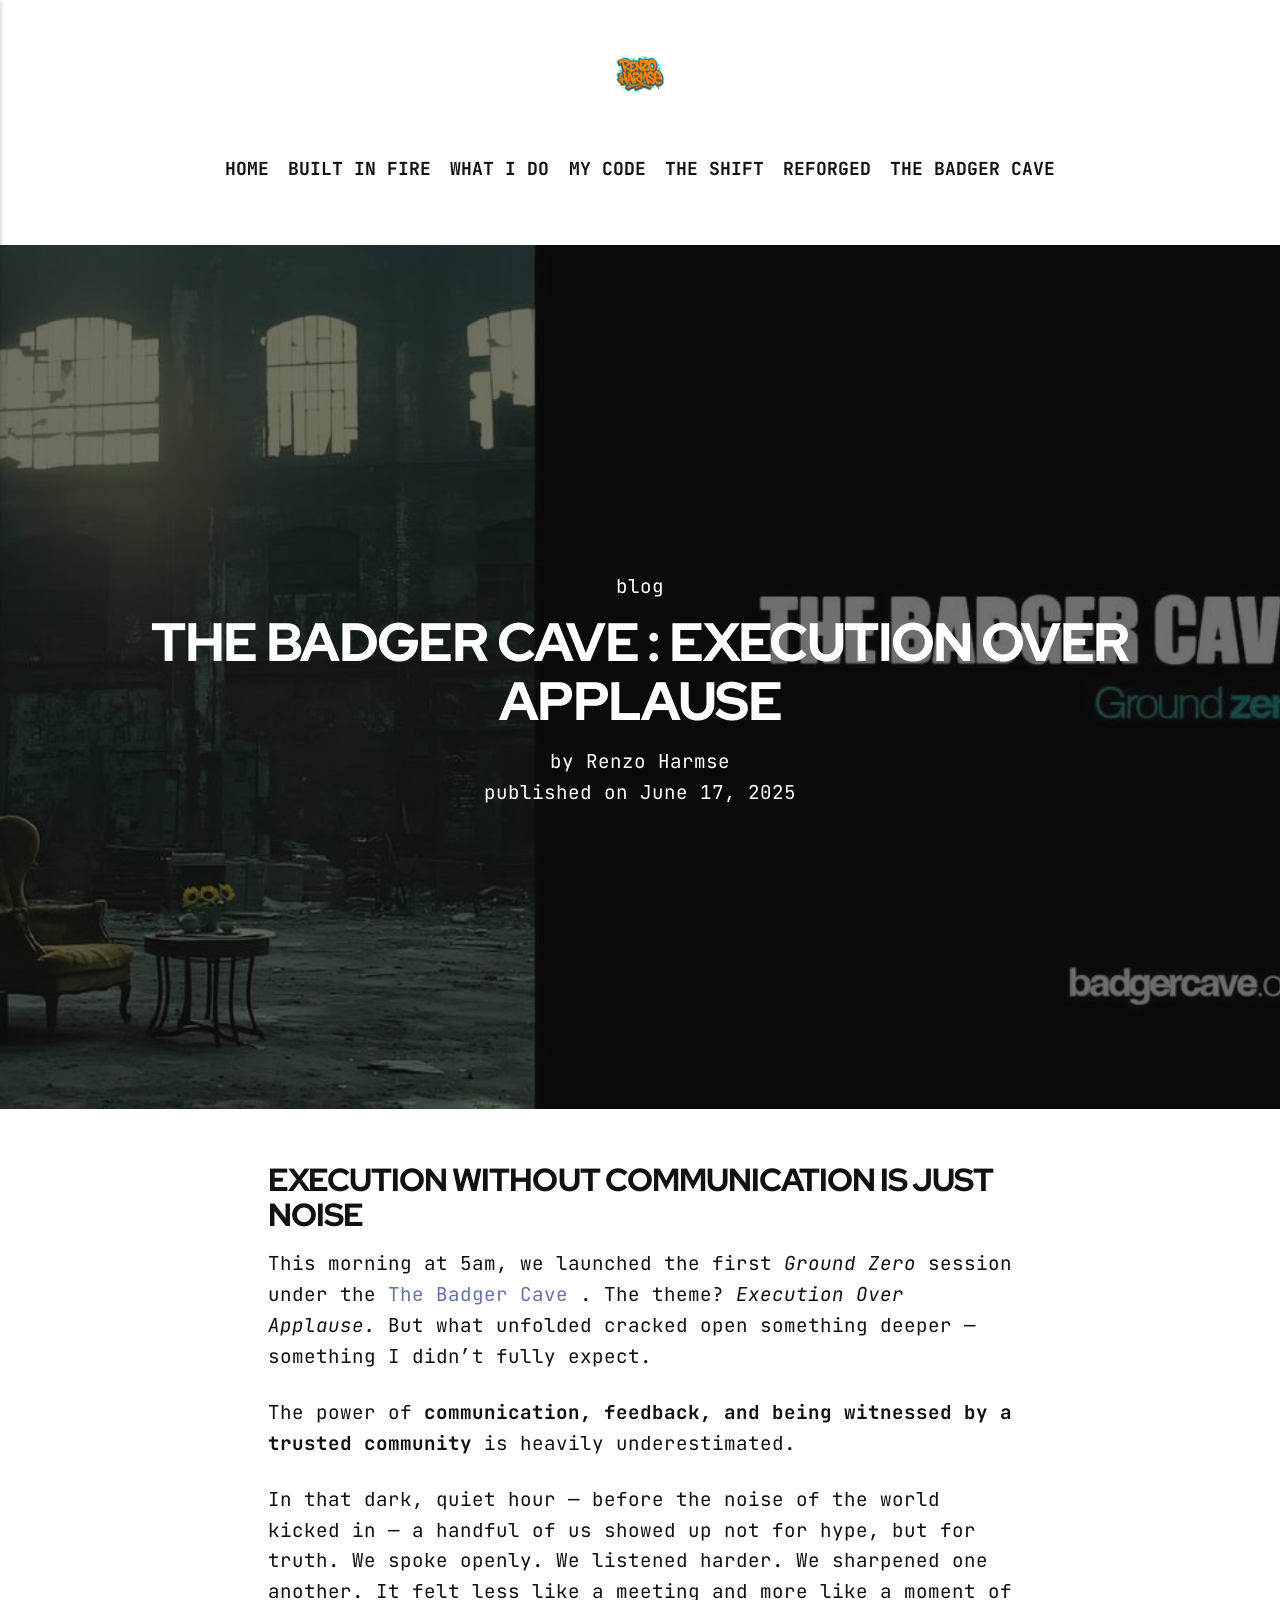
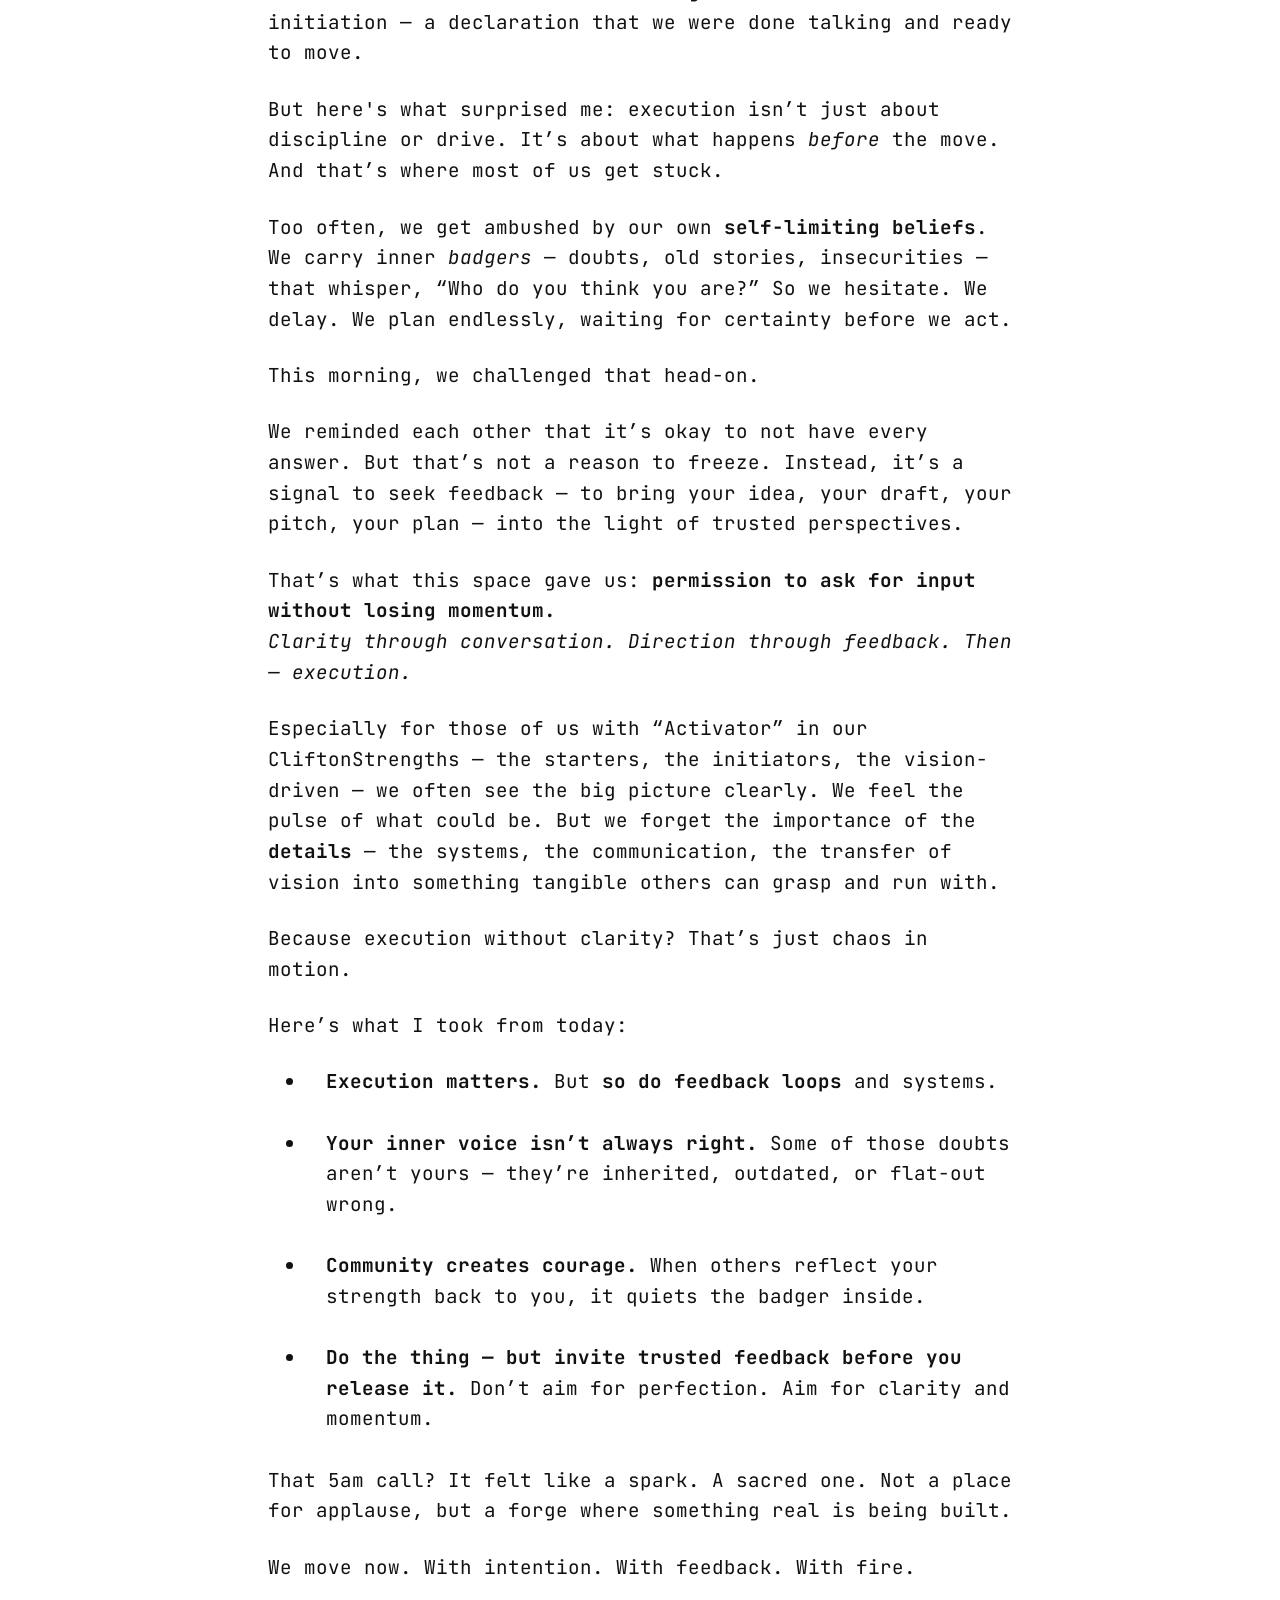
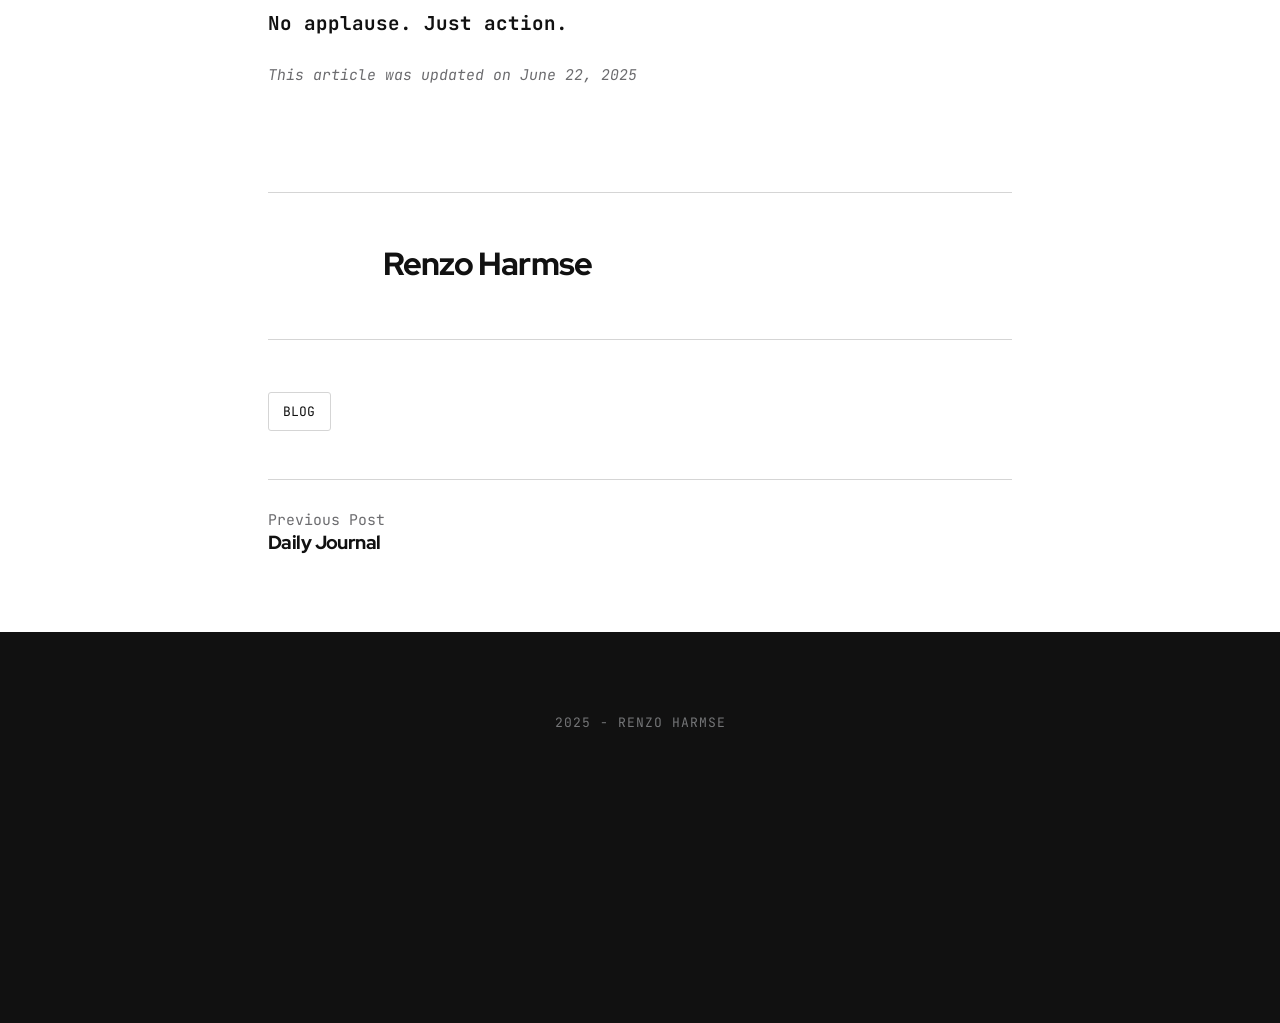
<file: blog-post-4.html>
<!DOCTYPE html><html lang="en-gb"><head><meta charset="utf-8"><meta http-equiv="X-UA-Compatible" content="IE=edge"><meta name="viewport" content="width=device-width,initial-scale=1"><title>THE BADGER CAVE : EXECUTION OVER APPLAUSE - Renzo Harmse</title><meta name="description" content="EXECUTION WITHOUT COMMUNICATION IS JUST NOISE This morning at 5am, we launched&hellip;"><meta name="generator" content="Publii Open-Source CMS for Static Site"><link rel="canonical" href="https://projectmushroom.github.io/rh-site/blog-post-4.html"><link rel="alternate" type="application/atom+xml" href="https://projectmushroom.github.io/rh-site/feed.xml" title="Renzo Harmse - RSS"><link rel="alternate" type="application/json" href="https://projectmushroom.github.io/rh-site/feed.json" title="Renzo Harmse - JSON"><meta property="og:title" content="THE BADGER CAVE : EXECUTION OVER APPLAUSE"><meta property="og:image" content="https://projectmushroom.github.io/rh-site/media/posts/6/GROUND-ZERO.JPG"><meta property="og:image:width" content="1600"><meta property="og:image:height" content="752"><meta property="og:site_name" content="Renzo Harmse"><meta property="og:description" content="EXECUTION WITHOUT COMMUNICATION IS JUST NOISE This morning at 5am, we launched&hellip;"><meta property="og:url" content="https://projectmushroom.github.io/rh-site/blog-post-4.html"><meta property="og:type" content="article"><link rel="preload" href="https://projectmushroom.github.io/rh-site/assets/dynamic/fonts/jetbrainsmono/jetbrainsmono.woff2" as="font" type="font/woff2" crossorigin><link rel="preload" href="https://projectmushroom.github.io/rh-site/assets/dynamic/fonts/jetbrainsmono/jetbrainsmono-italic.woff2" as="font" type="font/woff2" crossorigin><link rel="preload" href="https://projectmushroom.github.io/rh-site/assets/dynamic/fonts/redhatdisplay/redhatdisplay.woff2" as="font" type="font/woff2" crossorigin><link rel="preload" href="https://projectmushroom.github.io/rh-site/assets/dynamic/fonts/redhatdisplay/redhatdisplay-italic.woff2" as="font" type="font/woff2" crossorigin><link rel="stylesheet" href="https://projectmushroom.github.io/rh-site/assets/css/style.css?v=6c05e0051b5704a9263491dc4764c5f1"><script type="application/ld+json">{"@context":"http://schema.org","@type":"Article","mainEntityOfPage":{"@type":"WebPage","@id":"https://projectmushroom.github.io/rh-site/blog-post-4.html"},"headline":"THE BADGER CAVE : EXECUTION OVER APPLAUSE","datePublished":"2025-06-17T12:59+02:00","dateModified":"2025-06-22T12:11+02:00","image":{"@type":"ImageObject","url":"https://projectmushroom.github.io/rh-site/media/posts/6/GROUND-ZERO.JPG","height":752,"width":1600},"description":"EXECUTION WITHOUT COMMUNICATION IS JUST NOISE This morning at 5am, we launched&hellip;","author":{"@type":"Person","name":"Renzo Harmse","url":"https://projectmushroom.github.io/rh-site/authors/renzo-harmse/"},"publisher":{"@type":"Organization","name":"Renzo Harmse","logo":{"@type":"ImageObject","url":"https://projectmushroom.github.io/rh-site/media/website/20250814_1732_Graffiti-Name-Art_remix_01k2mka5mzeagsdj9k025tv1bg.png","height":1536,"width":1024}}}</script><noscript><style>img[loading] {
                    opacity: 1;
                }</style></noscript></head><body class="post-template"><div class="container"><header class="top" id="js-top"><div><a class="logo" href="https://projectmushroom.github.io/rh-site/"><img src="https://projectmushroom.github.io/rh-site/media/website/20250814_1732_Graffiti-Name-Art_remix_01k2mka5mzeagsdj9k025tv1bg.png" alt="Renzo Harmse" width="1024" height="1536"></a><nav class="navbar"><button class="navbar__toggle" aria-label="Menu" aria-haspopup="true" aria-expanded="false"><span class="navbar__toggle-box"><span class="navbar__toggle-inner">Menu</span></span></button><ul class="navbar__menu"><li><a href="https://projectmushroom.github.io/rh-site/" target="_self">HOME</a></li><li><a href="https://projectmushroom.github.io/rh-site/the-war-ive-walked.html" target="_self">BUILT IN FIRE</a></li><li><a href="https://projectmushroom.github.io/rh-site/what-i-do.html" target="_self">WHAT I DO</a></li><li><a href="https://projectmushroom.github.io/rh-site/my-code.html" target="_self">MY CODE</a></li><li><a href="https://projectmushroom.github.io/rh-site/the-shift.html" target="_self">THE SHIFT</a></li><li><a href="https://projectmushroom.github.io/rh-site/reforged.html" target="_self">REFORGED</a></li><li><a href="https://projectmushroom.github.io/rh-site/the-badger-cave.html" target="_self">THE BADGER CAVE</a></li></ul></nav></div></header><main class="post"><article class="content wrapper"><div class="hero hero--full"><header class="hero__header"><p><a href="https://projectmushroom.github.io/rh-site/tags/blog/">blog</a></p><h1>THE BADGER CAVE : EXECUTION OVER APPLAUSE</h1><address>by <a href="https://projectmushroom.github.io/rh-site/authors/renzo-harmse/" rel="author">Renzo Harmse</a></address>published on <time datetime="2025-06-17T12:59">June 17, 2025</time></header><figure class="hero__image"><img src="https://projectmushroom.github.io/rh-site/media/posts/6/GROUND-ZERO.JPG" srcset="https://projectmushroom.github.io/rh-site/media/posts/6/responsive/GROUND-ZERO-xs.JPG 300w, https://projectmushroom.github.io/rh-site/media/posts/6/responsive/GROUND-ZERO-sm.JPG 480w, https://projectmushroom.github.io/rh-site/media/posts/6/responsive/GROUND-ZERO-md.JPG 768w, https://projectmushroom.github.io/rh-site/media/posts/6/responsive/GROUND-ZERO-lg.JPG 1024w, https://projectmushroom.github.io/rh-site/media/posts/6/responsive/GROUND-ZERO-xl.JPG 1360w, https://projectmushroom.github.io/rh-site/media/posts/6/responsive/GROUND-ZERO-2xl.JPG 1600w" sizes="100vw" loading="eager" height="752" width="1600" alt=""></figure></div><div class="content__entry"><h3 class="preScale scaleIn"><strong>EXECUTION WITHOUT COMMUNICATION IS JUST NOISE</strong></h3><p class="preFade fadeIn">This morning at 5am, we launched the first <em>Ground Zero</em> session under the <a href="https://badgercave.org">The Badger Cave </a>. The theme? <em>Execution Over Applause.</em> But what unfolded cracked open something deeper — something I didn’t fully expect.</p><p class="preFade fadeIn">The power of <strong>communication, feedback, and being witnessed by a trusted community</strong> is heavily underestimated.</p><p class="preFade fadeIn">In that dark, quiet hour — before the noise of the world kicked in — a handful of us showed up not for hype, but for truth. We spoke openly. We listened harder. We sharpened one another. It felt less like a meeting and more like a moment of initiation — a declaration that we were done talking and ready to move.</p><p class="preFade fadeIn">But here's what surprised me: execution isn’t just about discipline or drive. It’s about what happens <em>before</em> the move. And that’s where most of us get stuck.</p><p class="preFade fadeIn">Too often, we get ambushed by our own <strong>self-limiting beliefs</strong>. We carry inner <em>badgers</em> — doubts, old stories, insecurities — that whisper, “Who do you think you are?” So we hesitate. We delay. We plan endlessly, waiting for certainty before we act.</p><p class="preFade fadeIn">This morning, we challenged that head-on.</p><p class="preFade fadeIn">We reminded each other that it’s okay to not have every answer. But that’s not a reason to freeze. Instead, it’s a signal to seek feedback — to bring your idea, your draft, your pitch, your plan — into the light of trusted perspectives.</p><p class="preFade fadeIn">That’s what this space gave us: <strong>permission to ask for input without losing momentum.</strong><br><em>Clarity through conversation. Direction through feedback. Then — execution.</em></p><p class="preFade fadeIn">Especially for those of us with “Activator” in our CliftonStrengths — the starters, the initiators, the vision-driven — we often see the big picture clearly. We feel the pulse of what could be. But we forget the importance of the <strong>details</strong> — the systems, the communication, the transfer of vision into something tangible others can grasp and run with.</p><p class="preFade fadeIn">Because execution without clarity? That’s just chaos in motion.</p><p class="preFade fadeIn">Here’s what I took from today:</p><ul data-rte-list="default"><li><p class="preFade fadeIn"><strong>Execution matters.</strong> But <strong>so do feedback loops</strong> and systems.</p></li><li><p class="preFade fadeIn"><strong>Your inner voice isn’t always right.</strong> Some of those doubts aren’t yours — they’re inherited, outdated, or flat-out wrong.</p></li><li><p class="preFade fadeIn"><strong>Community creates courage.</strong> When others reflect your strength back to you, it quiets the badger inside.</p></li><li><p class="preFade fadeIn"><strong>Do the thing — but invite trusted feedback before you release it.</strong> Don’t aim for perfection. Aim for clarity and momentum.</p></li></ul><p class="preFade fadeIn">That 5am call? It felt like a spark. A sacred one. Not a place for applause, but a forge where something real is being built.</p><p class="preFade fadeIn">We move now. With intention. With feedback. With fire.</p><p class="preFade fadeIn"><strong>No applause. Just action.</strong></p></div><aside><p class="content__last-updated">This article was updated on June 22, 2025</p><div class="content__share"></div></aside><footer><div class="content__bio"><h3><a href="https://projectmushroom.github.io/rh-site/authors/renzo-harmse/" class="inverse" title="Renzo Harmse">Renzo Harmse</a></h3></div><ul class="content__tag"><li><a href="https://projectmushroom.github.io/rh-site/tags/blog/">blog</a></li></ul><nav class="content__nav"><div class="content__nav__prev">Previous Post<h3 class="h5"><a href="https://projectmushroom.github.io/rh-site/blog-post-3.html" class="inverse" rel="prev">Daily Journal </a></h3></div></nav></footer></article></main></div><footer class="footer"><div class="footer__wrapper"><div class="footer__copyright"><p>2025 - Renzo Harmse</p><p> </p><h1> </h1></div><div class="footer__social"><a href="xxx" aria-label="Facebook" class="facebook"><svg><use xlink:href="https://projectmushroom.github.io/rh-site/assets/svg/svg-map.svg#facebook"/></svg> </a><a href="https://www.instagram.com/renzohar/?igsh&#x3D;eXY1Nmp0ajIyMzBr&amp;utm_source&#x3D;qr" aria-label="Instagram" class="instagram"><svg><use xlink:href="https://projectmushroom.github.io/rh-site/assets/svg/svg-map.svg#instagram"/></svg> </a><a href="https://www.linkedin.com/in/renzo-harmse/" aria-label="LinkedIn" class="linkedin"><svg><use xlink:href="https://projectmushroom.github.io/rh-site/assets/svg/svg-map.svg#linkedin"/></svg> </a><a href="UC1HrAbqdu_ad3qluPDUCYEw" aria-label="Youtube" class="youtube"><svg><use xlink:href="https://projectmushroom.github.io/rh-site/assets/svg/svg-map.svg#youtube"/></svg></a></div><button onclick="backToTopFunction()" id="backToTop" class="footer__bttop" aria-label="Back to top" title="Back to top"><svg><use xlink:href="https://projectmushroom.github.io/rh-site/assets/svg/svg-map.svg#toparrow"/></svg></button></div></footer><script>window.publiiThemeMenuConfig = {    
        mobileMenuMode: 'sidebar',
        animationSpeed: 300,
        submenuWidth: 'auto',
        doubleClickTime: 500,
        mobileMenuExpandableSubmenus: true, 
        relatedContainerForOverlayMenuSelector: '.top',
   };</script><script defer="defer" src="https://projectmushroom.github.io/rh-site/assets/js/scripts.min.js?v=e2bc0e7d7ff60ea78ee920470cf8c8a1"></script><script>var images = document.querySelectorAll('img[loading]');

        for (var i = 0; i < images.length; i++) {
            if (images[i].complete) {
                images[i].classList.add('is-loaded');
            } else {
                images[i].addEventListener('load', function () {
                    this.classList.add('is-loaded');
                }, false);
            }
        }</script></body></html>
</file>
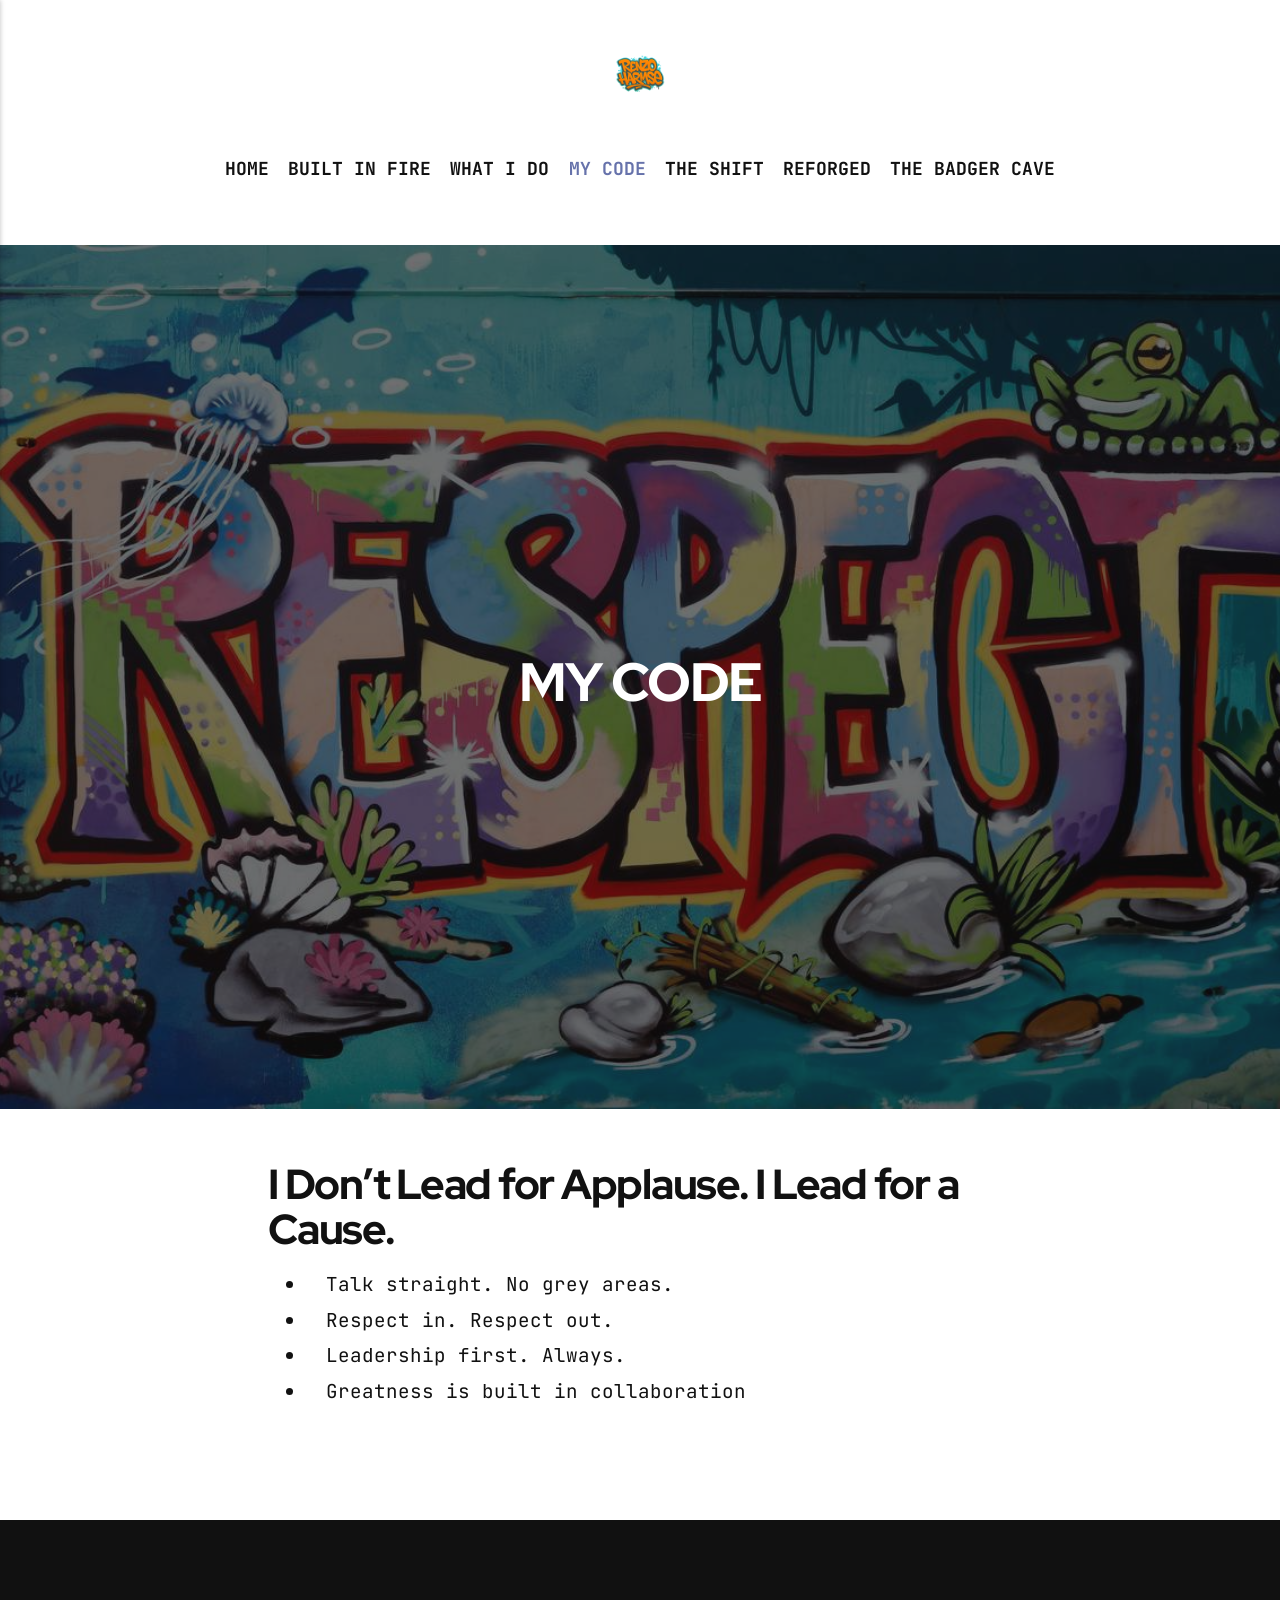
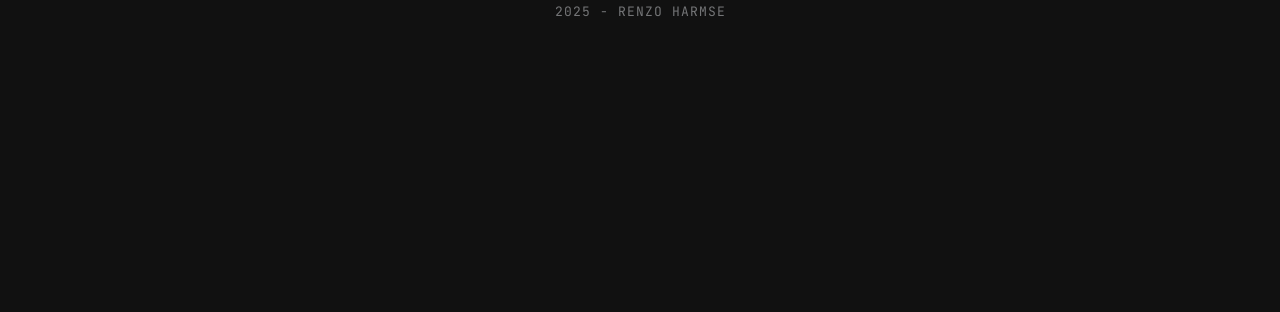
<file: my-code.html>
<!DOCTYPE html><html lang="en-gb"><head><meta charset="utf-8"><meta http-equiv="X-UA-Compatible" content="IE=edge"><meta name="viewport" content="width=device-width,initial-scale=1"><title>MY CODE - Renzo Harmse</title><meta name="description" content="I Don’t Lead for Applause. I Lead for a Cause. Talk straight."><meta name="generator" content="Publii Open-Source CMS for Static Site"><link rel="canonical" href="https://projectmushroom.github.io/rh-site/my-code.html"><link rel="alternate" type="application/atom+xml" href="https://projectmushroom.github.io/rh-site/feed.xml" title="Renzo Harmse - RSS"><link rel="alternate" type="application/json" href="https://projectmushroom.github.io/rh-site/feed.json" title="Renzo Harmse - JSON"><meta property="og:title" content="MY CODE"><meta property="og:image" content="https://projectmushroom.github.io/rh-site/media/posts/8/david-clode-7C1M46qvYlE-unsplash.jpg"><meta property="og:image:width" content="5928"><meta property="og:image:height" content="3335"><meta property="og:site_name" content="Renzo Harmse"><meta property="og:description" content="I Don’t Lead for Applause. I Lead for a Cause. Talk straight."><meta property="og:url" content="https://projectmushroom.github.io/rh-site/my-code.html"><meta property="og:type" content="article"><link rel="preload" href="https://projectmushroom.github.io/rh-site/assets/dynamic/fonts/jetbrainsmono/jetbrainsmono.woff2" as="font" type="font/woff2" crossorigin><link rel="preload" href="https://projectmushroom.github.io/rh-site/assets/dynamic/fonts/jetbrainsmono/jetbrainsmono-italic.woff2" as="font" type="font/woff2" crossorigin><link rel="preload" href="https://projectmushroom.github.io/rh-site/assets/dynamic/fonts/redhatdisplay/redhatdisplay.woff2" as="font" type="font/woff2" crossorigin><link rel="preload" href="https://projectmushroom.github.io/rh-site/assets/dynamic/fonts/redhatdisplay/redhatdisplay-italic.woff2" as="font" type="font/woff2" crossorigin><link rel="stylesheet" href="https://projectmushroom.github.io/rh-site/assets/css/style.css?v=6c05e0051b5704a9263491dc4764c5f1"><script type="application/ld+json">{"@context":"http://schema.org","@type":"Article","mainEntityOfPage":{"@type":"WebPage","@id":"https://projectmushroom.github.io/rh-site/my-code.html"},"headline":"MY CODE","datePublished":"2025-06-17T13:01+02:00","dateModified":"2025-06-17T13:19+02:00","image":{"@type":"ImageObject","url":"https://projectmushroom.github.io/rh-site/media/posts/8/david-clode-7C1M46qvYlE-unsplash.jpg","height":3335,"width":5928},"description":"I Don’t Lead for Applause. I Lead for a Cause. Talk straight.","author":{"@type":"Person","name":"Renzo Harmse","url":"https://projectmushroom.github.io/rh-site/authors/renzo-harmse/"},"publisher":{"@type":"Organization","name":"Renzo Harmse","logo":{"@type":"ImageObject","url":"https://projectmushroom.github.io/rh-site/media/website/20250814_1732_Graffiti-Name-Art_remix_01k2mka5mzeagsdj9k025tv1bg.png","height":1536,"width":1024}}}</script><noscript><style>img[loading] {
                    opacity: 1;
                }</style></noscript></head><body class="page-template"><div class="container"><header class="top" id="js-top"><div><a class="logo" href="https://projectmushroom.github.io/rh-site/"><img src="https://projectmushroom.github.io/rh-site/media/website/20250814_1732_Graffiti-Name-Art_remix_01k2mka5mzeagsdj9k025tv1bg.png" alt="Renzo Harmse" width="1024" height="1536"></a><nav class="navbar"><button class="navbar__toggle" aria-label="Menu" aria-haspopup="true" aria-expanded="false"><span class="navbar__toggle-box"><span class="navbar__toggle-inner">Menu</span></span></button><ul class="navbar__menu"><li><a href="https://projectmushroom.github.io/rh-site/" target="_self">HOME</a></li><li><a href="https://projectmushroom.github.io/rh-site/the-war-ive-walked.html" target="_self">BUILT IN FIRE</a></li><li><a href="https://projectmushroom.github.io/rh-site/what-i-do.html" target="_self">WHAT I DO</a></li><li class="active"><a href="https://projectmushroom.github.io/rh-site/my-code.html" target="_self">MY CODE</a></li><li><a href="https://projectmushroom.github.io/rh-site/the-shift.html" target="_self">THE SHIFT</a></li><li><a href="https://projectmushroom.github.io/rh-site/reforged.html" target="_self">REFORGED</a></li><li><a href="https://projectmushroom.github.io/rh-site/the-badger-cave.html" target="_self">THE BADGER CAVE</a></li></ul></nav></div></header><main class="page"><article class="content wrapper"><div class="hero hero--full"><header class="hero__header"><h1>MY CODE</h1></header><figure class="hero__image"><img src="https://projectmushroom.github.io/rh-site/media/posts/8/david-clode-7C1M46qvYlE-unsplash.jpg" srcset="https://projectmushroom.github.io/rh-site/media/posts/8/responsive/david-clode-7C1M46qvYlE-unsplash-xs.jpg 300w, https://projectmushroom.github.io/rh-site/media/posts/8/responsive/david-clode-7C1M46qvYlE-unsplash-sm.jpg 480w, https://projectmushroom.github.io/rh-site/media/posts/8/responsive/david-clode-7C1M46qvYlE-unsplash-md.jpg 768w, https://projectmushroom.github.io/rh-site/media/posts/8/responsive/david-clode-7C1M46qvYlE-unsplash-lg.jpg 1024w, https://projectmushroom.github.io/rh-site/media/posts/8/responsive/david-clode-7C1M46qvYlE-unsplash-xl.jpg 1360w, https://projectmushroom.github.io/rh-site/media/posts/8/responsive/david-clode-7C1M46qvYlE-unsplash-2xl.jpg 1600w" sizes="100vw" loading="eager" height="3335" width="5928" alt=""></figure></div><div class="content__entry"><h2 class="p1"><strong>I Don’t Lead for Applause. I Lead for a Cause.</strong></h2><ul class="ul1"><li class="li1">Talk straight. No grey areas.</li><li class="li1">Respect in. Respect out.</li><li class="li1">Leadership first. Always.</li><li class="li2">Greatness is built in collaboration</li></ul><p> </p></div></article></main></div><footer class="footer"><div class="footer__wrapper"><div class="footer__copyright"><p>2025 - Renzo Harmse</p><p> </p><h1> </h1></div><div class="footer__social"><a href="xxx" aria-label="Facebook" class="facebook"><svg><use xlink:href="https://projectmushroom.github.io/rh-site/assets/svg/svg-map.svg#facebook"/></svg> </a><a href="https://www.instagram.com/renzohar/?igsh&#x3D;eXY1Nmp0ajIyMzBr&amp;utm_source&#x3D;qr" aria-label="Instagram" class="instagram"><svg><use xlink:href="https://projectmushroom.github.io/rh-site/assets/svg/svg-map.svg#instagram"/></svg> </a><a href="https://www.linkedin.com/in/renzo-harmse/" aria-label="LinkedIn" class="linkedin"><svg><use xlink:href="https://projectmushroom.github.io/rh-site/assets/svg/svg-map.svg#linkedin"/></svg> </a><a href="UC1HrAbqdu_ad3qluPDUCYEw" aria-label="Youtube" class="youtube"><svg><use xlink:href="https://projectmushroom.github.io/rh-site/assets/svg/svg-map.svg#youtube"/></svg></a></div><button onclick="backToTopFunction()" id="backToTop" class="footer__bttop" aria-label="Back to top" title="Back to top"><svg><use xlink:href="https://projectmushroom.github.io/rh-site/assets/svg/svg-map.svg#toparrow"/></svg></button></div></footer><script>window.publiiThemeMenuConfig = {    
        mobileMenuMode: 'sidebar',
        animationSpeed: 300,
        submenuWidth: 'auto',
        doubleClickTime: 500,
        mobileMenuExpandableSubmenus: true, 
        relatedContainerForOverlayMenuSelector: '.top',
   };</script><script defer="defer" src="https://projectmushroom.github.io/rh-site/assets/js/scripts.min.js?v=e2bc0e7d7ff60ea78ee920470cf8c8a1"></script><script>var images = document.querySelectorAll('img[loading]');

        for (var i = 0; i < images.length; i++) {
            if (images[i].complete) {
                images[i].classList.add('is-loaded');
            } else {
                images[i].addEventListener('load', function () {
                    this.classList.add('is-loaded');
                }, false);
            }
        }</script></body></html>
</file>
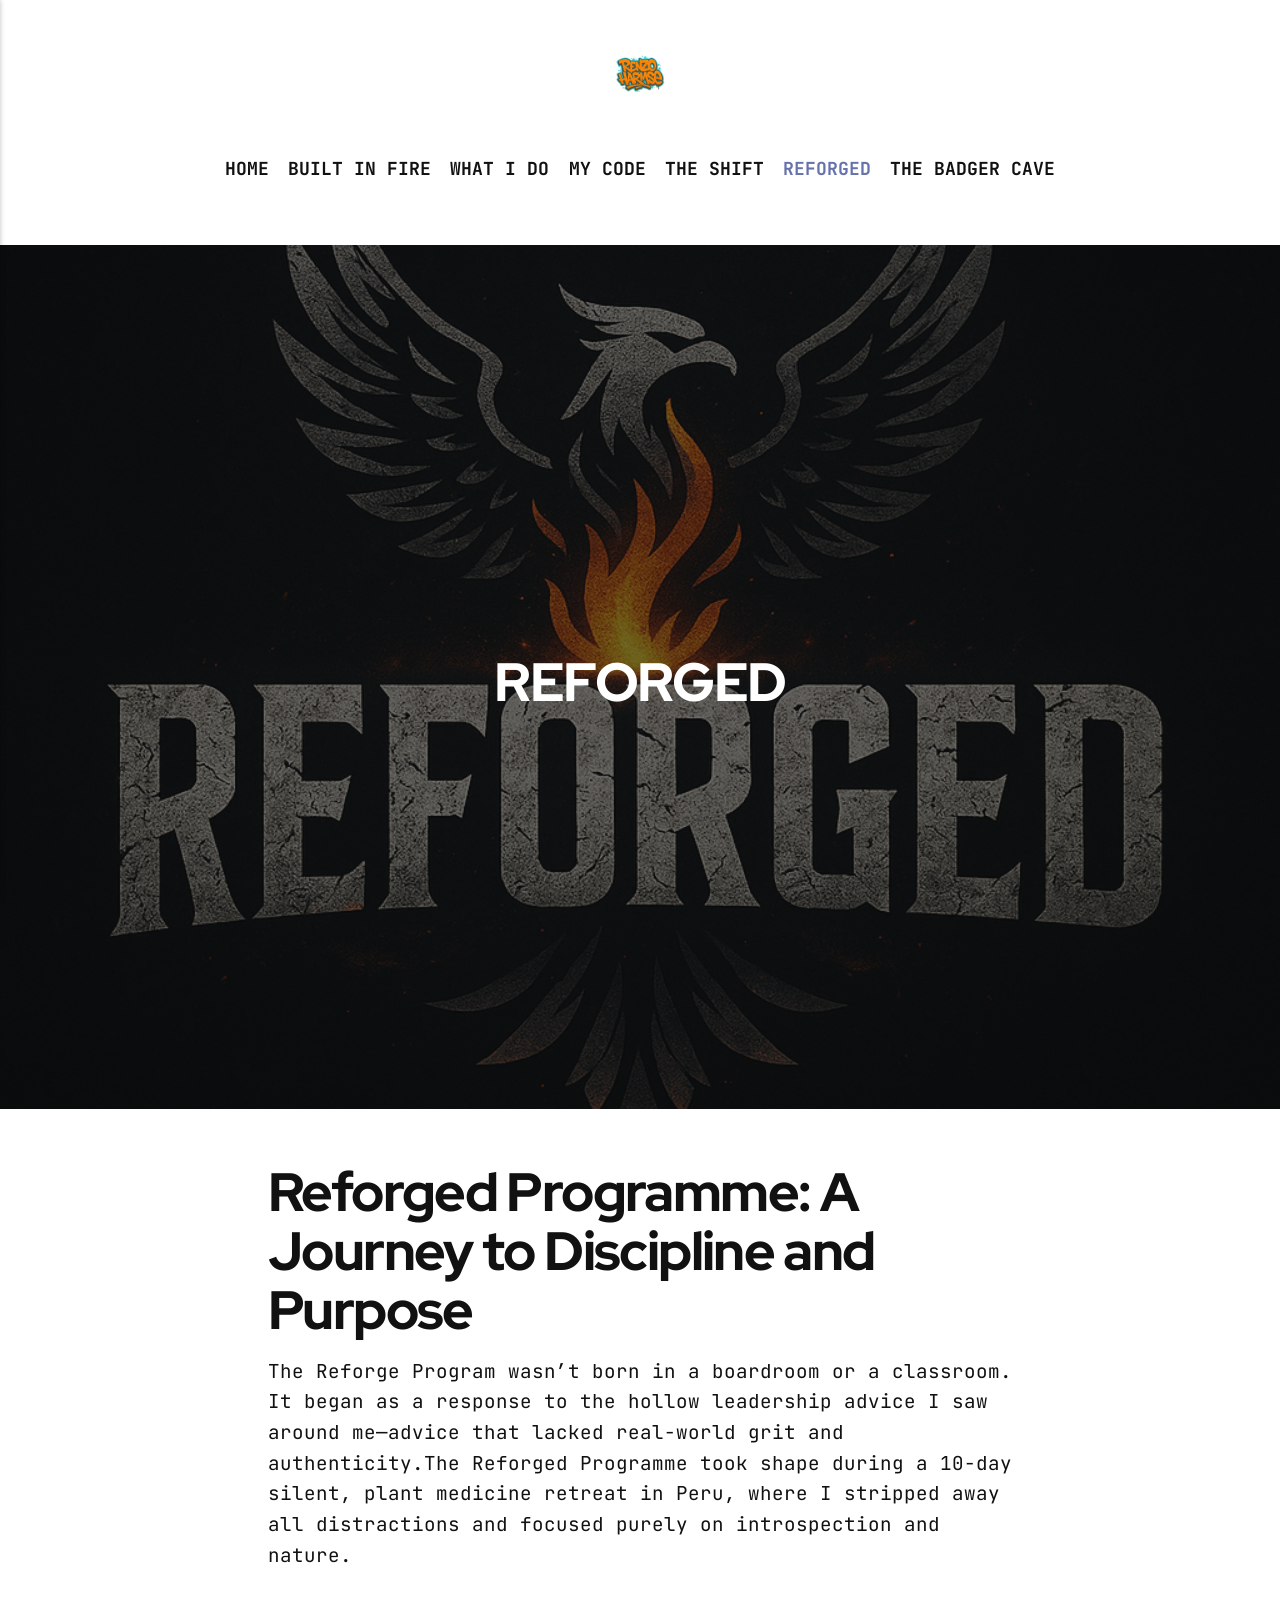
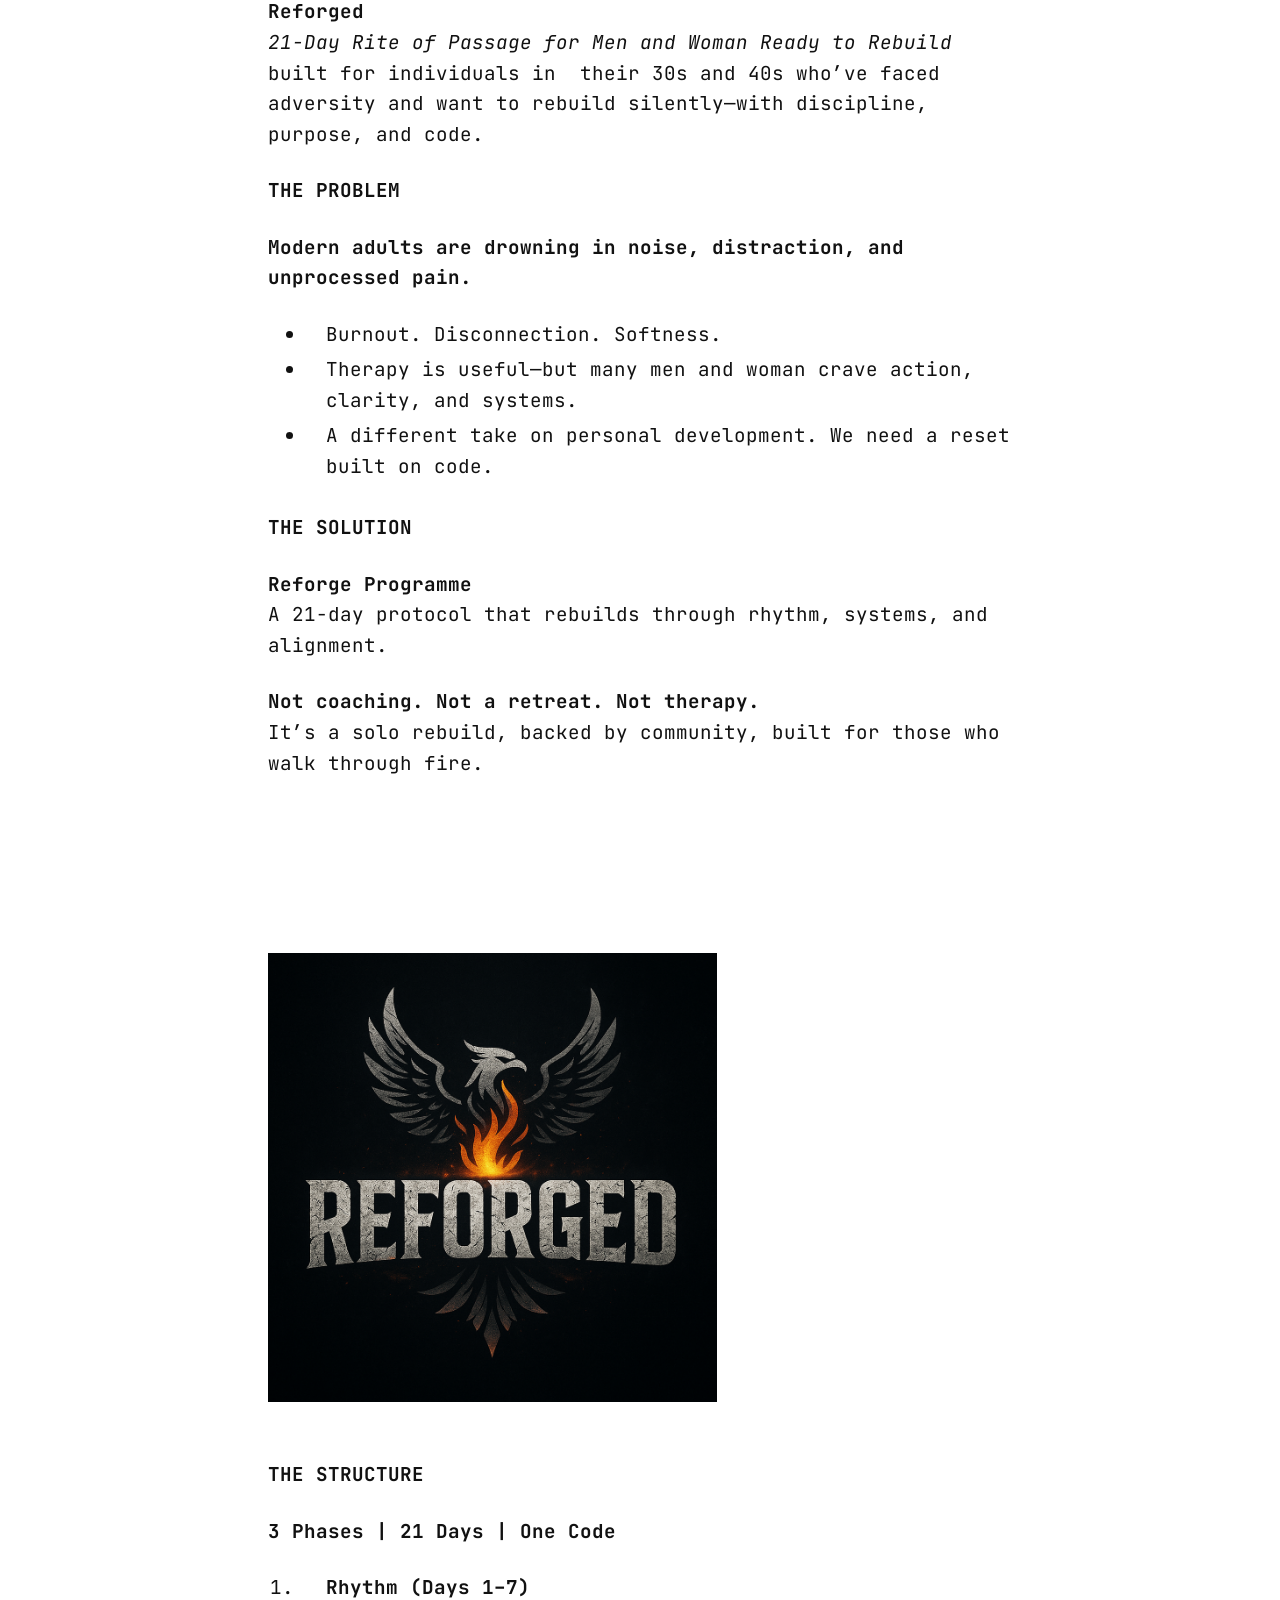
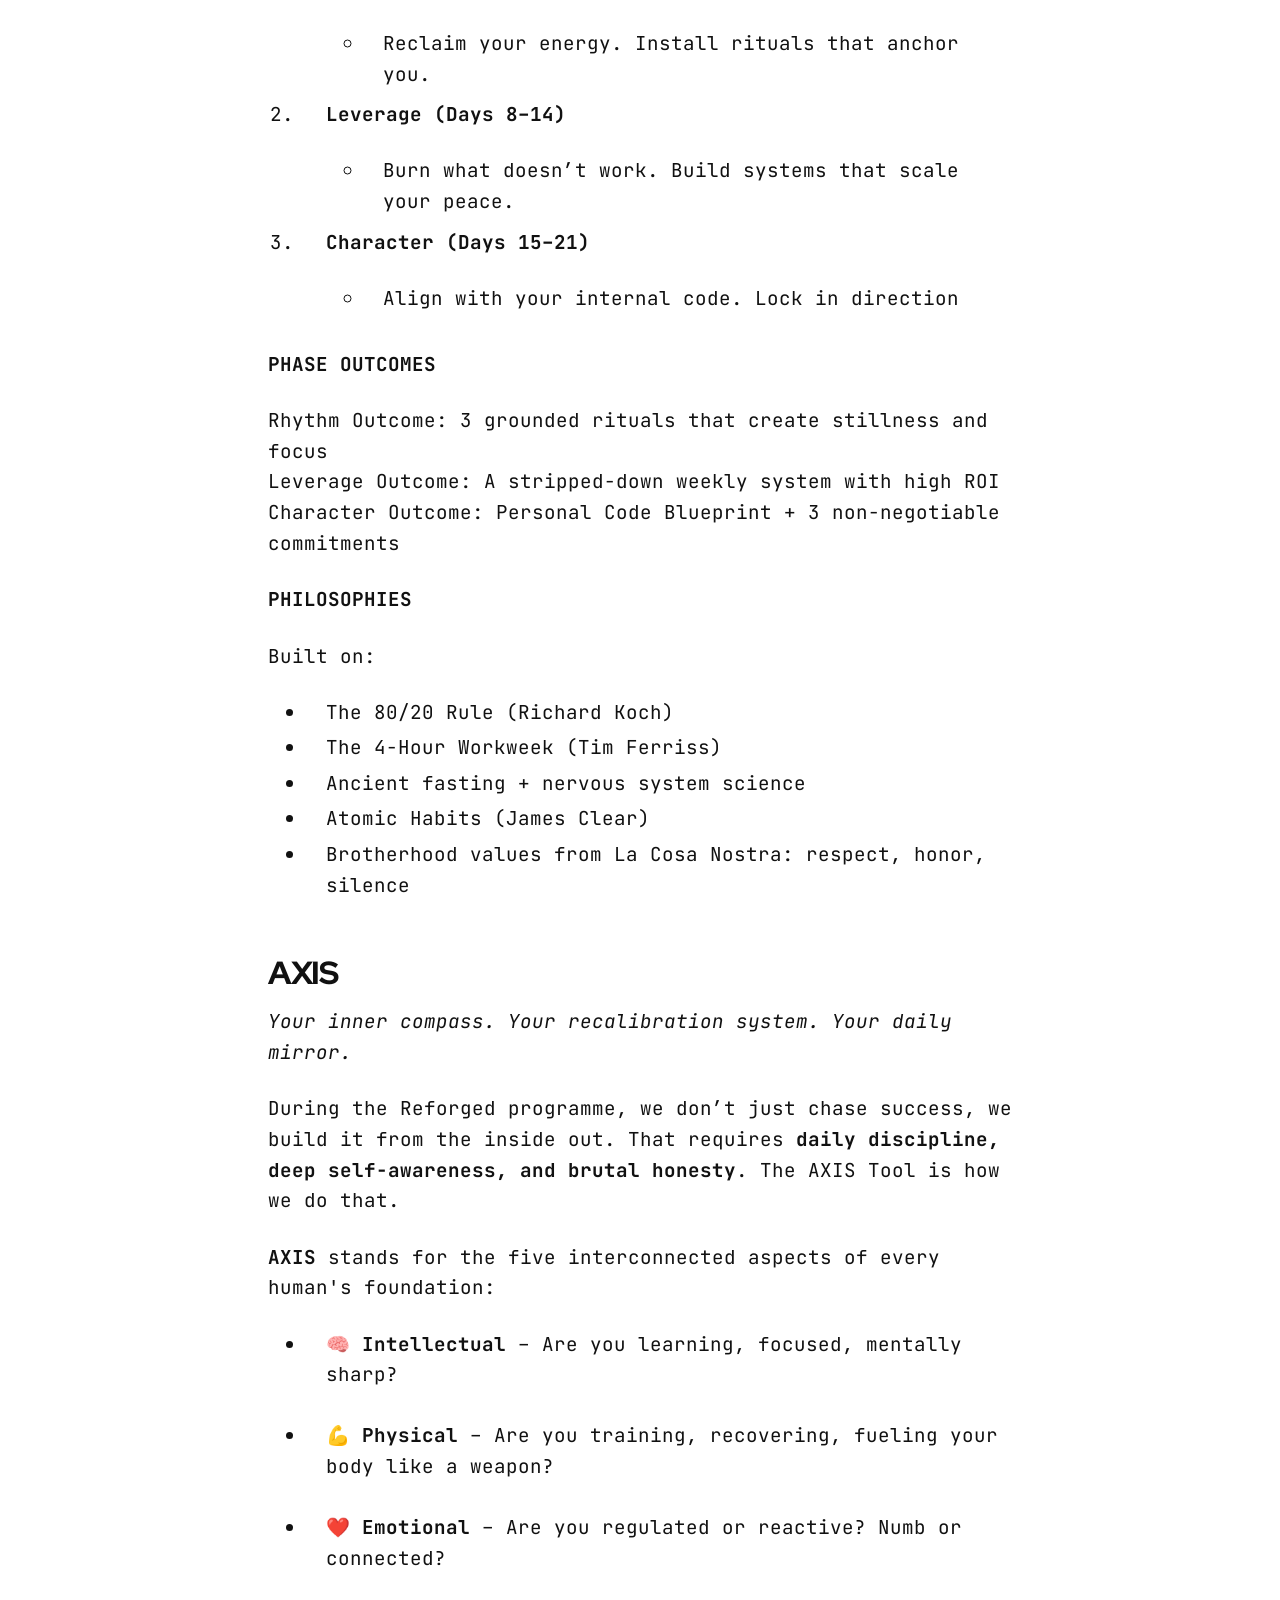
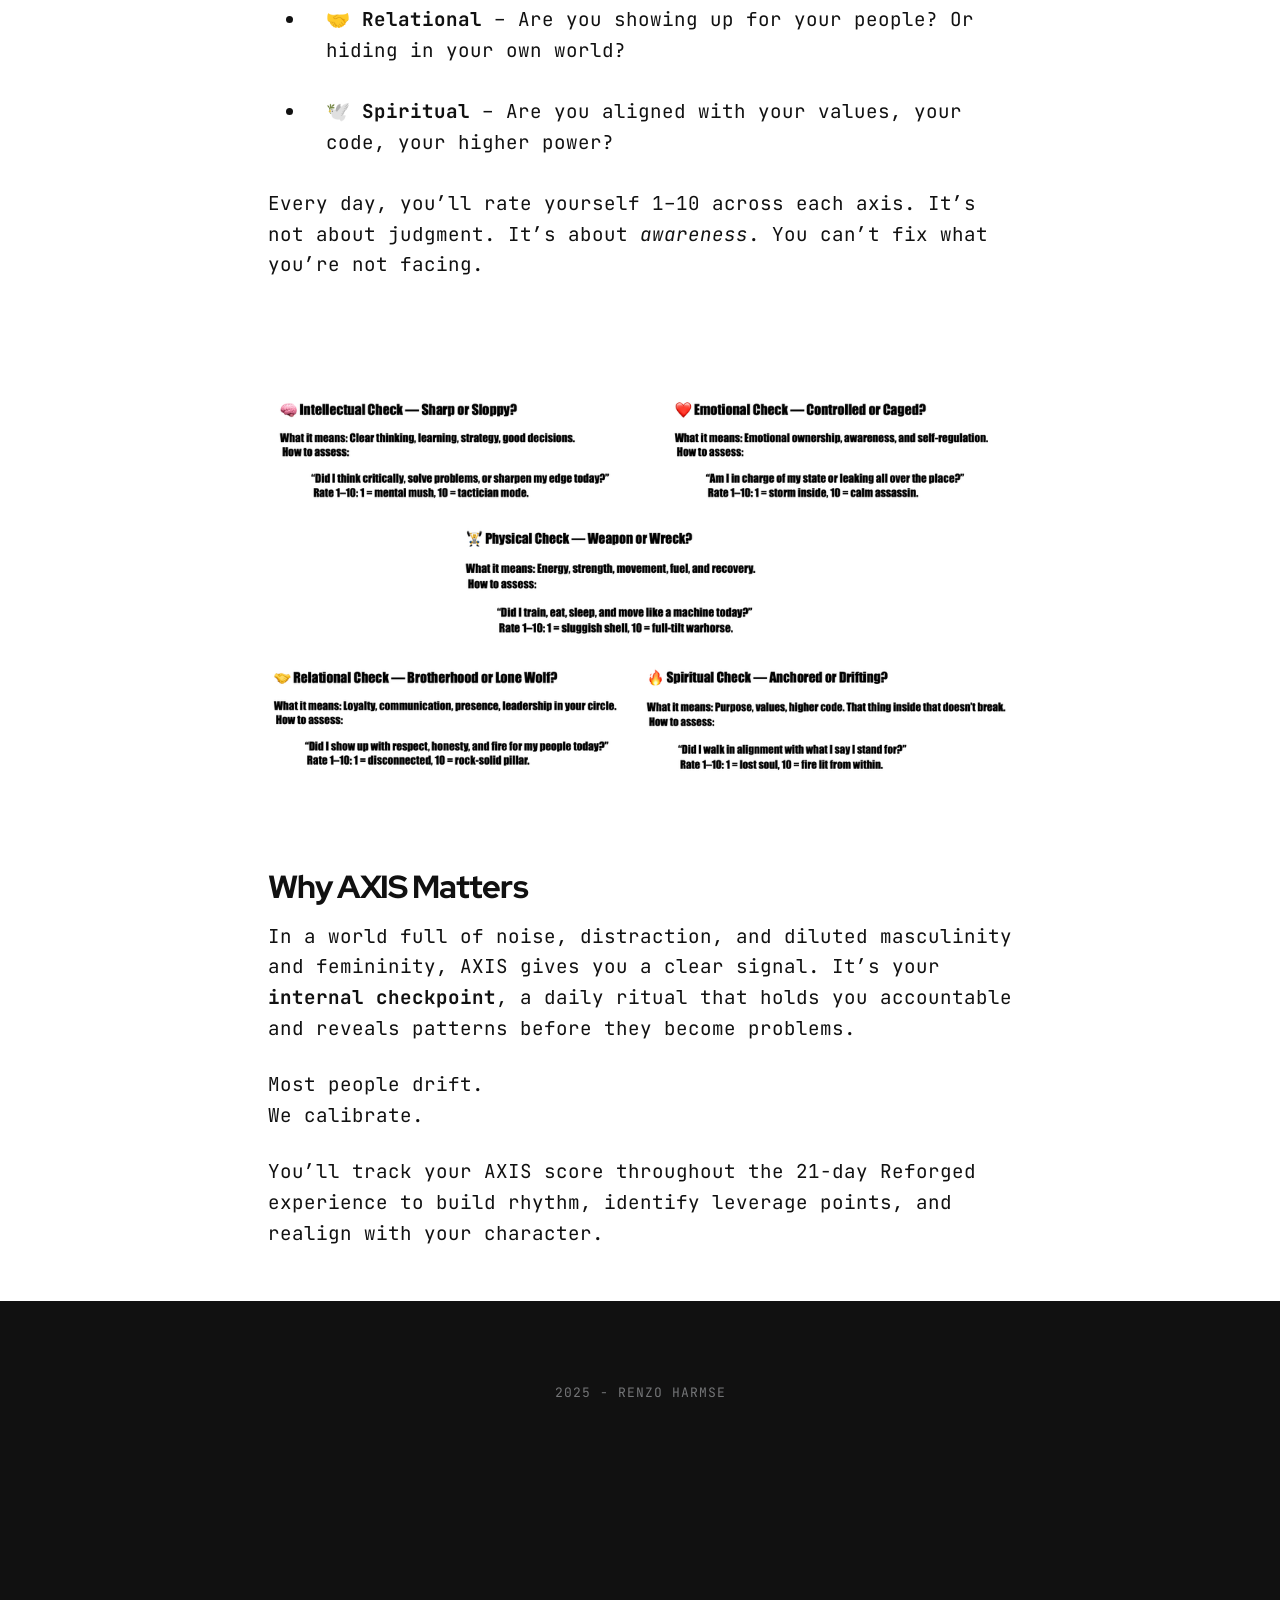
<file: reforged.html>
<!DOCTYPE html><html lang="en-gb"><head><meta charset="utf-8"><meta http-equiv="X-UA-Compatible" content="IE=edge"><meta name="viewport" content="width=device-width,initial-scale=1"><title>REFORGED - Renzo Harmse</title><meta name="description" content="Reforged Programme: A Journey to Discipline and Purpose The Reforge Program wasn’t&hellip;"><meta name="generator" content="Publii Open-Source CMS for Static Site"><link rel="canonical" href="https://projectmushroom.github.io/rh-site/reforged.html"><link rel="alternate" type="application/atom+xml" href="https://projectmushroom.github.io/rh-site/feed.xml" title="Renzo Harmse - RSS"><link rel="alternate" type="application/json" href="https://projectmushroom.github.io/rh-site/feed.json" title="Renzo Harmse - JSON"><meta property="og:title" content="REFORGED"><meta property="og:image" content="https://projectmushroom.github.io/rh-site/media/posts/10/ChatGPT-Image-Jun-15-2025-11_52_03-AM-2.png"><meta property="og:image:width" content="1024"><meta property="og:image:height" content="1024"><meta property="og:site_name" content="Renzo Harmse"><meta property="og:description" content="Reforged Programme: A Journey to Discipline and Purpose The Reforge Program wasn’t&hellip;"><meta property="og:url" content="https://projectmushroom.github.io/rh-site/reforged.html"><meta property="og:type" content="article"><link rel="preload" href="https://projectmushroom.github.io/rh-site/assets/dynamic/fonts/jetbrainsmono/jetbrainsmono.woff2" as="font" type="font/woff2" crossorigin><link rel="preload" href="https://projectmushroom.github.io/rh-site/assets/dynamic/fonts/jetbrainsmono/jetbrainsmono-italic.woff2" as="font" type="font/woff2" crossorigin><link rel="preload" href="https://projectmushroom.github.io/rh-site/assets/dynamic/fonts/redhatdisplay/redhatdisplay.woff2" as="font" type="font/woff2" crossorigin><link rel="preload" href="https://projectmushroom.github.io/rh-site/assets/dynamic/fonts/redhatdisplay/redhatdisplay-italic.woff2" as="font" type="font/woff2" crossorigin><link rel="stylesheet" href="https://projectmushroom.github.io/rh-site/assets/css/style.css?v=6c05e0051b5704a9263491dc4764c5f1"><script type="application/ld+json">{"@context":"http://schema.org","@type":"Article","mainEntityOfPage":{"@type":"WebPage","@id":"https://projectmushroom.github.io/rh-site/reforged.html"},"headline":"REFORGED","datePublished":"2025-06-17T13:08+02:00","dateModified":"2025-06-22T11:48+02:00","image":{"@type":"ImageObject","url":"https://projectmushroom.github.io/rh-site/media/posts/10/ChatGPT-Image-Jun-15-2025-11_52_03-AM-2.png","height":1024,"width":1024},"description":"Reforged Programme: A Journey to Discipline and Purpose The Reforge Program wasn’t&hellip;","author":{"@type":"Person","name":"Renzo Harmse","url":"https://projectmushroom.github.io/rh-site/authors/renzo-harmse/"},"publisher":{"@type":"Organization","name":"Renzo Harmse","logo":{"@type":"ImageObject","url":"https://projectmushroom.github.io/rh-site/media/website/20250814_1732_Graffiti-Name-Art_remix_01k2mka5mzeagsdj9k025tv1bg.png","height":1536,"width":1024}}}</script><noscript><style>img[loading] {
                    opacity: 1;
                }</style></noscript></head><body class="page-template"><div class="container"><header class="top" id="js-top"><div><a class="logo" href="https://projectmushroom.github.io/rh-site/"><img src="https://projectmushroom.github.io/rh-site/media/website/20250814_1732_Graffiti-Name-Art_remix_01k2mka5mzeagsdj9k025tv1bg.png" alt="Renzo Harmse" width="1024" height="1536"></a><nav class="navbar"><button class="navbar__toggle" aria-label="Menu" aria-haspopup="true" aria-expanded="false"><span class="navbar__toggle-box"><span class="navbar__toggle-inner">Menu</span></span></button><ul class="navbar__menu"><li><a href="https://projectmushroom.github.io/rh-site/" target="_self">HOME</a></li><li><a href="https://projectmushroom.github.io/rh-site/the-war-ive-walked.html" target="_self">BUILT IN FIRE</a></li><li><a href="https://projectmushroom.github.io/rh-site/what-i-do.html" target="_self">WHAT I DO</a></li><li><a href="https://projectmushroom.github.io/rh-site/my-code.html" target="_self">MY CODE</a></li><li><a href="https://projectmushroom.github.io/rh-site/the-shift.html" target="_self">THE SHIFT</a></li><li class="active"><a href="https://projectmushroom.github.io/rh-site/reforged.html" target="_self">REFORGED</a></li><li><a href="https://projectmushroom.github.io/rh-site/the-badger-cave.html" target="_self">THE BADGER CAVE</a></li></ul></nav></div></header><main class="page"><article class="content wrapper"><div class="hero hero--full"><header class="hero__header"><h1>REFORGED</h1></header><figure class="hero__image"><img src="https://projectmushroom.github.io/rh-site/media/posts/10/ChatGPT-Image-Jun-15-2025-11_52_03-AM-2.png" srcset="https://projectmushroom.github.io/rh-site/media/posts/10/responsive/ChatGPT-Image-Jun-15-2025-11_52_03-AM-2-xs.png 300w, https://projectmushroom.github.io/rh-site/media/posts/10/responsive/ChatGPT-Image-Jun-15-2025-11_52_03-AM-2-sm.png 480w, https://projectmushroom.github.io/rh-site/media/posts/10/responsive/ChatGPT-Image-Jun-15-2025-11_52_03-AM-2-md.png 768w, https://projectmushroom.github.io/rh-site/media/posts/10/responsive/ChatGPT-Image-Jun-15-2025-11_52_03-AM-2-lg.png 1024w, https://projectmushroom.github.io/rh-site/media/posts/10/responsive/ChatGPT-Image-Jun-15-2025-11_52_03-AM-2-xl.png 1360w, https://projectmushroom.github.io/rh-site/media/posts/10/responsive/ChatGPT-Image-Jun-15-2025-11_52_03-AM-2-2xl.png 1600w" sizes="100vw" loading="eager" height="1024" width="1024" alt=""></figure></div><div class="content__entry"><h1><strong>Reforged Programme: A Journey to Discipline and Purpose</strong></h1><p><span style="font-weight: 400;">The Reforge Program wasn’t born in a boardroom or a classroom. It began as a response to the hollow leadership advice I saw around me—advice that lacked real-world grit and authenticity.</span><span style="font-weight: 400;">The Reforged Programme took shape during a 10-day silent, plant medicine retreat in Peru, where I stripped away all distractions and focused purely on introspection and nature.</span></p><p><strong>Reforged</strong><strong><br></strong><span style="font-weight: 400;"><i>21-Day Rite of Passage for Men and Woman Ready to Rebuild</i> built for individuals in  their 30s and 40s who’ve faced adversity and want to rebuild silently—with discipline, purpose, and code.</span></p><p><strong>THE PROBLEM</strong></p><p><strong>Modern adults are drowning in noise, distraction, and unprocessed pain.</strong></p><ul><li style="font-weight: 400;" aria-level="1"><span style="font-weight: 400;">Burnout. Disconnection. Softness.</span></li><li style="font-weight: 400;" aria-level="1"><span style="font-weight: 400;">Therapy is useful—but many men and woman crave action, clarity, and systems.</span></li><li style="font-weight: 400;" aria-level="1"><span style="font-weight: 400;">A different take on personal development. We need a reset built on code.</span></li></ul><p><strong>THE SOLUTION</strong></p><p><strong>Reforge Programme</strong><strong><br></strong><span style="font-weight: 400;">A 21-day protocol that rebuilds through rhythm, systems, and alignment.</span></p><p><strong>Not coaching. Not a retreat. Not therapy.</strong><strong><br></strong><span style="font-weight: 400;">It’s a solo rebuild, backed by community, built for those who walk through fire.</span></p><h2> </h2><p class="p1"> </p><figure class="post__image"><img loading="lazy" src="https://projectmushroom.github.io/rh-site/media/posts/10/ChatGPT-Image-Jun-15-2025-11_52_03-AM.png" alt="" width="449" height="449" sizes="(max-width: 1024px) 100vw, 1024px" srcset="https://projectmushroom.github.io/rh-site/media/posts/10/responsive/ChatGPT-Image-Jun-15-2025-11_52_03-AM-xs.png 300w, https://projectmushroom.github.io/rh-site/media/posts/10/responsive/ChatGPT-Image-Jun-15-2025-11_52_03-AM-sm.png 480w, https://projectmushroom.github.io/rh-site/media/posts/10/responsive/ChatGPT-Image-Jun-15-2025-11_52_03-AM-md.png 768w, https://projectmushroom.github.io/rh-site/media/posts/10/responsive/ChatGPT-Image-Jun-15-2025-11_52_03-AM-lg.png 1024w"></figure><p><strong>THE STRUCTURE</strong></p><p><strong>3 Phases | 21 Days | One Code</strong></p><ol><li style="font-weight: 400;" aria-level="1"><strong>Rhythm (Days 1–7)</strong><ul><li style="font-weight: 400;" aria-level="1"><span style="font-weight: 400;">Reclaim your energy. Install rituals that anchor you.</span></li></ul></li><li style="font-weight: 400;" aria-level="1"><strong>Leverage (Days 8–14)</strong><ul><li style="font-weight: 400;" aria-level="1"><span style="font-weight: 400;">Burn what doesn’t work. Build systems that scale your peace.</span></li></ul></li><li style="font-weight: 400;" aria-level="1"><strong style="font-family: var(--editor-font-family); font-size: inherit;">Character (Days 15–21)</strong><ul><li style="font-weight: 400;" aria-level="1">Align with your internal code. Lock in direction</li></ul></li></ol><div id="lipsum"><p><strong>PHASE OUTCOMES</strong></p><p><span style="font-weight: 400;">Rhythm Outcome: 3 grounded rituals that create stillness and focus</span><span style="font-weight: 400;"><br></span><span style="font-weight: 400;">Leverage Outcome: A stripped-down weekly system with high ROI</span><span style="font-weight: 400;"><br></span><span style="font-weight: 400;">Character Outcome: Personal Code Blueprint + 3 non-negotiable commitments</span></p><p><strong>PHILOSOPHIES</strong></p><p><span style="font-weight: 400;">Built on:</span></p><ul><li style="font-weight: 400;" aria-level="1"><span style="font-weight: 400;">The 80/20 Rule (Richard Koch)</span></li><li style="font-weight: 400;" aria-level="1"><span style="font-weight: 400;">The 4-Hour Workweek (Tim Ferriss)</span></li><li style="font-weight: 400;" aria-level="1"><span style="font-weight: 400;">Ancient fasting + nervous system science</span></li><li style="font-weight: 400;" aria-level="1"><span style="font-weight: 400;">Atomic Habits (James Clear)</span></li><li style="font-weight: 400;" aria-level="1"><span style="font-weight: 400;">Brotherhood values from La Cosa Nostra: respect, honor, silence</span></li></ul><h3 data-start="355" data-end="390"><strong data-start="359" data-end="388">AXIS </strong></h3><p data-start="391" data-end="458"><em data-start="391" data-end="458">Your inner compass. Your recalibration system. Your daily mirror.</em></p><p data-start="460" data-end="670">During the Reforged programme, we don’t just chase success, we build it from the inside out. That requires <strong data-start="575" data-end="636">daily discipline, deep self-awareness, and brutal honesty</strong>. The AXIS Tool is how we do that.</p><p data-start="672" data-end="750"><strong data-start="672" data-end="680">AXIS</strong> stands for the five interconnected aspects of every human's foundation:</p><ul data-start="752" data-end="1153"><li data-start="752" data-end="820"><p data-start="754" data-end="820">🧠 <strong data-start="757" data-end="773">Intellectual</strong> – Are you learning, focused, mentally sharp?</p></li><li data-start="821" data-end="905"><p data-start="823" data-end="905">💪 <strong data-start="826" data-end="838">Physical</strong> – Are you training, recovering, fueling your body like a weapon?</p></li><li data-start="906" data-end="978"><p data-start="908" data-end="978">❤️ <strong data-start="911" data-end="924">Emotional</strong> – Are you regulated or reactive? Numb or connected?</p></li><li data-start="979" data-end="1067"><p data-start="981" data-end="1067">🤝 <strong data-start="984" data-end="998">Relational</strong> – Are you showing up for your people? Or hiding in your own world?</p></li><li data-start="1068" data-end="1153"><p data-start="1070" data-end="1153">🕊️ <strong data-start="1074" data-end="1087">Spiritual</strong> – Are you aligned with your values, your code, your higher power?</p></li></ul><p data-start="1155" data-end="1296">Every day, you’ll rate yourself 1–10 across each axis. It’s not about judgment. It’s about <em data-start="1246" data-end="1257">awareness</em>. You can’t fix what you’re not facing.</p><h3 data-start="1303" data-end="1327"> </h3><figure class="post__image"><img loading="lazy" src="https://projectmushroom.github.io/rh-site/media/posts/10/Screenshot-2025-06-18-at-17.39.07.png" alt="" width="1914" height="1046" sizes="(max-width: 1024px) 100vw, 1024px" srcset="https://projectmushroom.github.io/rh-site/media/posts/10/responsive/Screenshot-2025-06-18-at-17.39.07-xs.png 300w, https://projectmushroom.github.io/rh-site/media/posts/10/responsive/Screenshot-2025-06-18-at-17.39.07-sm.png 480w, https://projectmushroom.github.io/rh-site/media/posts/10/responsive/Screenshot-2025-06-18-at-17.39.07-md.png 768w, https://projectmushroom.github.io/rh-site/media/posts/10/responsive/Screenshot-2025-06-18-at-17.39.07-lg.png 1024w"></figure><h3 data-start="1303" data-end="1327"><strong data-start="1307" data-end="1327">Why AXIS Matters</strong></h3><p data-start="1329" data-end="1550">In a world full of noise, distraction, and diluted masculinity and femininity, AXIS gives you a clear signal. It’s your <strong data-start="1434" data-end="1457">internal checkpoint</strong>, a daily ritual that holds you accountable and reveals patterns before they become problems.</p><p data-start="1552" data-end="1583">Most people drift.<br data-start="1567" data-end="1570">We calibrate.</p><p data-start="1585" data-end="1729">You’ll track your AXIS score throughout the 21-day Reforged experience to build rhythm, identify leverage points, and realign with your character.</p></div></div></article></main></div><footer class="footer"><div class="footer__wrapper"><div class="footer__copyright"><p>2025 - Renzo Harmse</p><p> </p><h1> </h1></div><div class="footer__social"><a href="xxx" aria-label="Facebook" class="facebook"><svg><use xlink:href="https://projectmushroom.github.io/rh-site/assets/svg/svg-map.svg#facebook"/></svg> </a><a href="https://www.instagram.com/renzohar/?igsh&#x3D;eXY1Nmp0ajIyMzBr&amp;utm_source&#x3D;qr" aria-label="Instagram" class="instagram"><svg><use xlink:href="https://projectmushroom.github.io/rh-site/assets/svg/svg-map.svg#instagram"/></svg> </a><a href="https://www.linkedin.com/in/renzo-harmse/" aria-label="LinkedIn" class="linkedin"><svg><use xlink:href="https://projectmushroom.github.io/rh-site/assets/svg/svg-map.svg#linkedin"/></svg> </a><a href="UC1HrAbqdu_ad3qluPDUCYEw" aria-label="Youtube" class="youtube"><svg><use xlink:href="https://projectmushroom.github.io/rh-site/assets/svg/svg-map.svg#youtube"/></svg></a></div><button onclick="backToTopFunction()" id="backToTop" class="footer__bttop" aria-label="Back to top" title="Back to top"><svg><use xlink:href="https://projectmushroom.github.io/rh-site/assets/svg/svg-map.svg#toparrow"/></svg></button></div></footer><script>window.publiiThemeMenuConfig = {    
        mobileMenuMode: 'sidebar',
        animationSpeed: 300,
        submenuWidth: 'auto',
        doubleClickTime: 500,
        mobileMenuExpandableSubmenus: true, 
        relatedContainerForOverlayMenuSelector: '.top',
   };</script><script defer="defer" src="https://projectmushroom.github.io/rh-site/assets/js/scripts.min.js?v=e2bc0e7d7ff60ea78ee920470cf8c8a1"></script><script>var images = document.querySelectorAll('img[loading]');

        for (var i = 0; i < images.length; i++) {
            if (images[i].complete) {
                images[i].classList.add('is-loaded');
            } else {
                images[i].addEventListener('load', function () {
                    this.classList.add('is-loaded');
                }, false);
            }
        }</script></body></html>
</file>
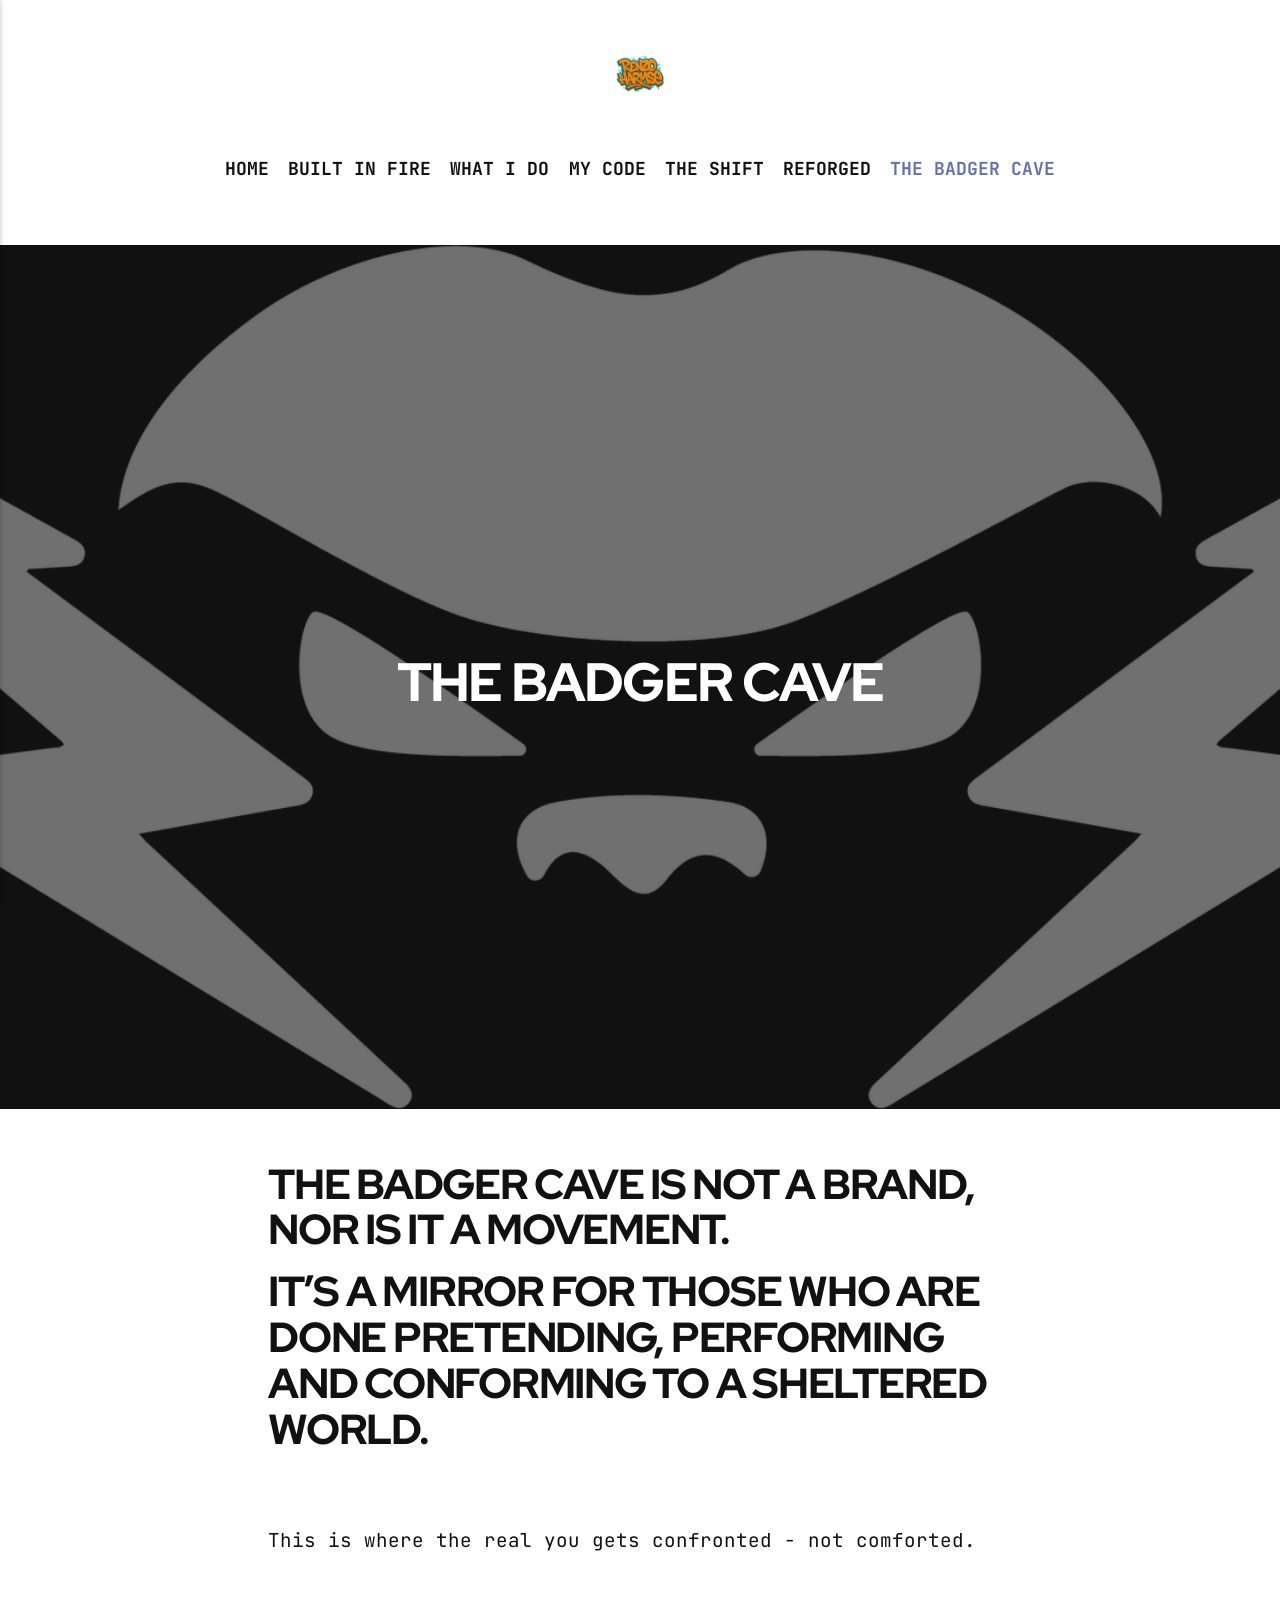
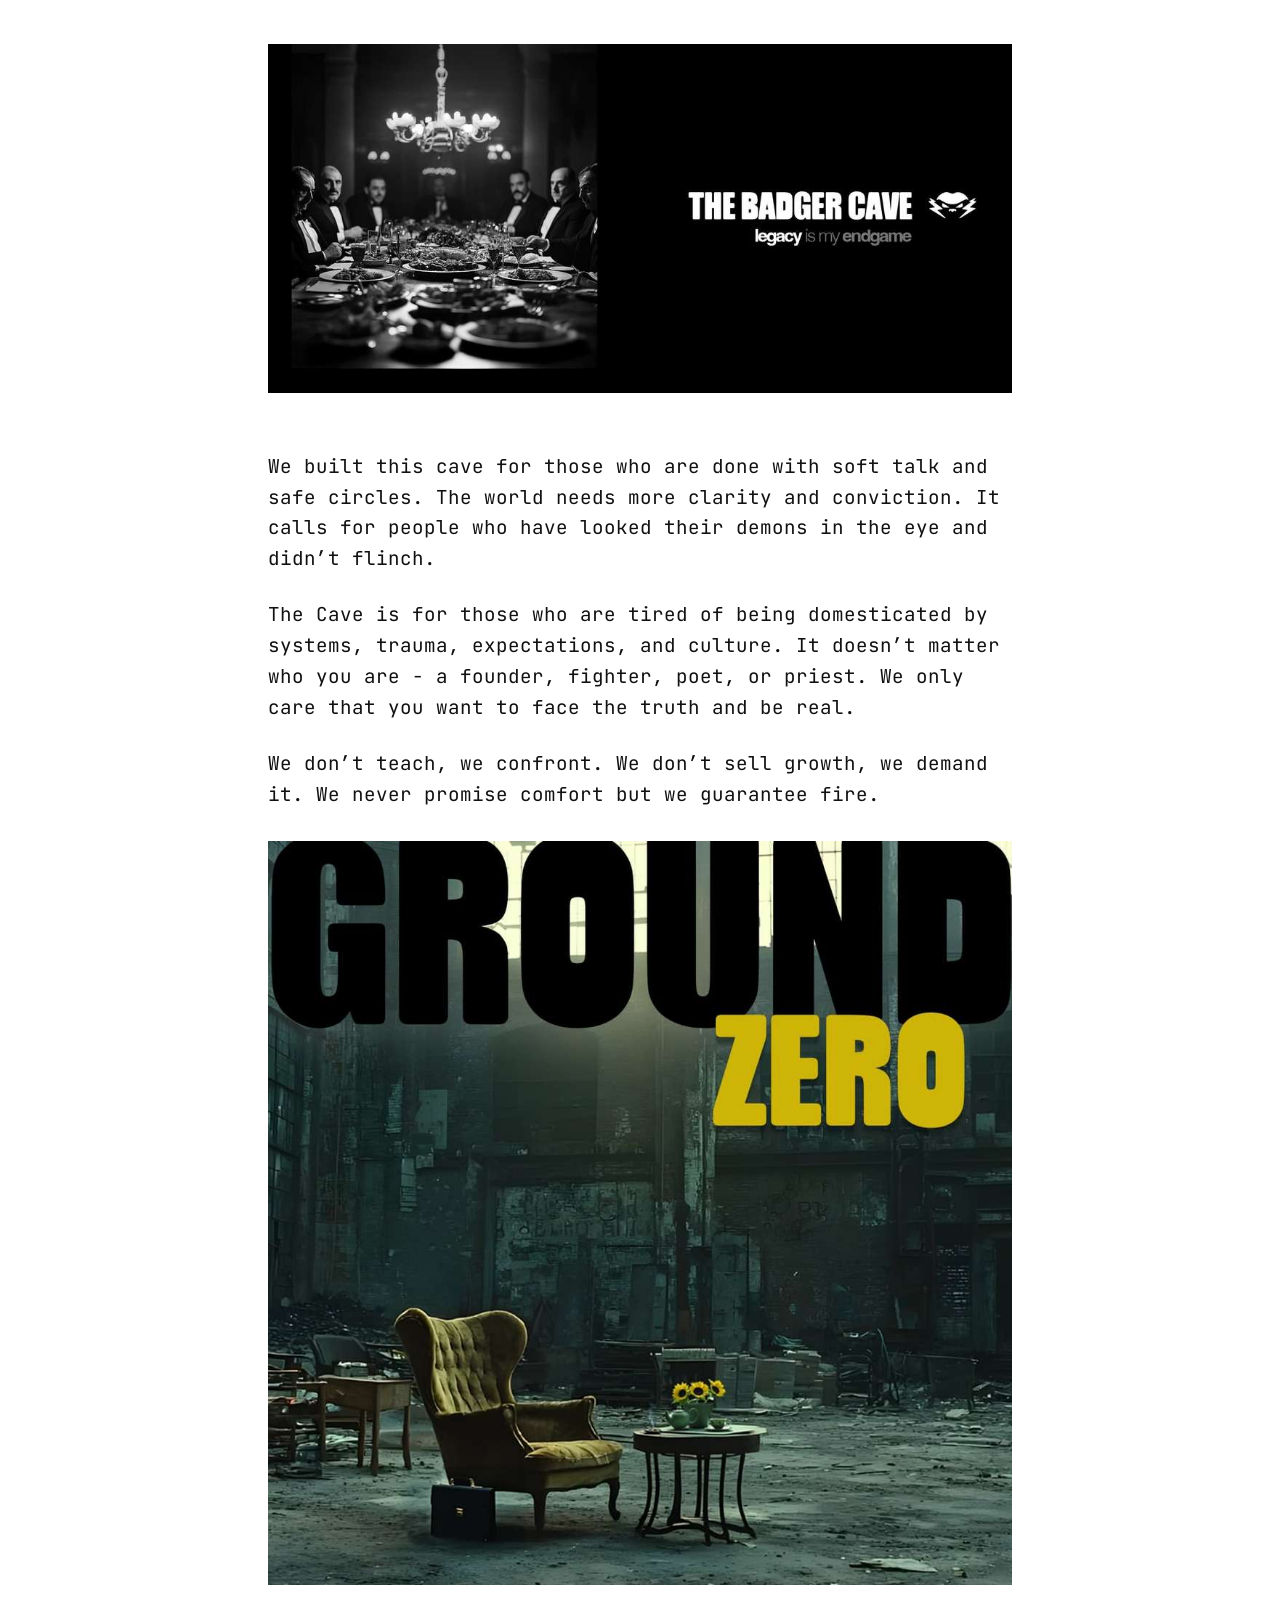
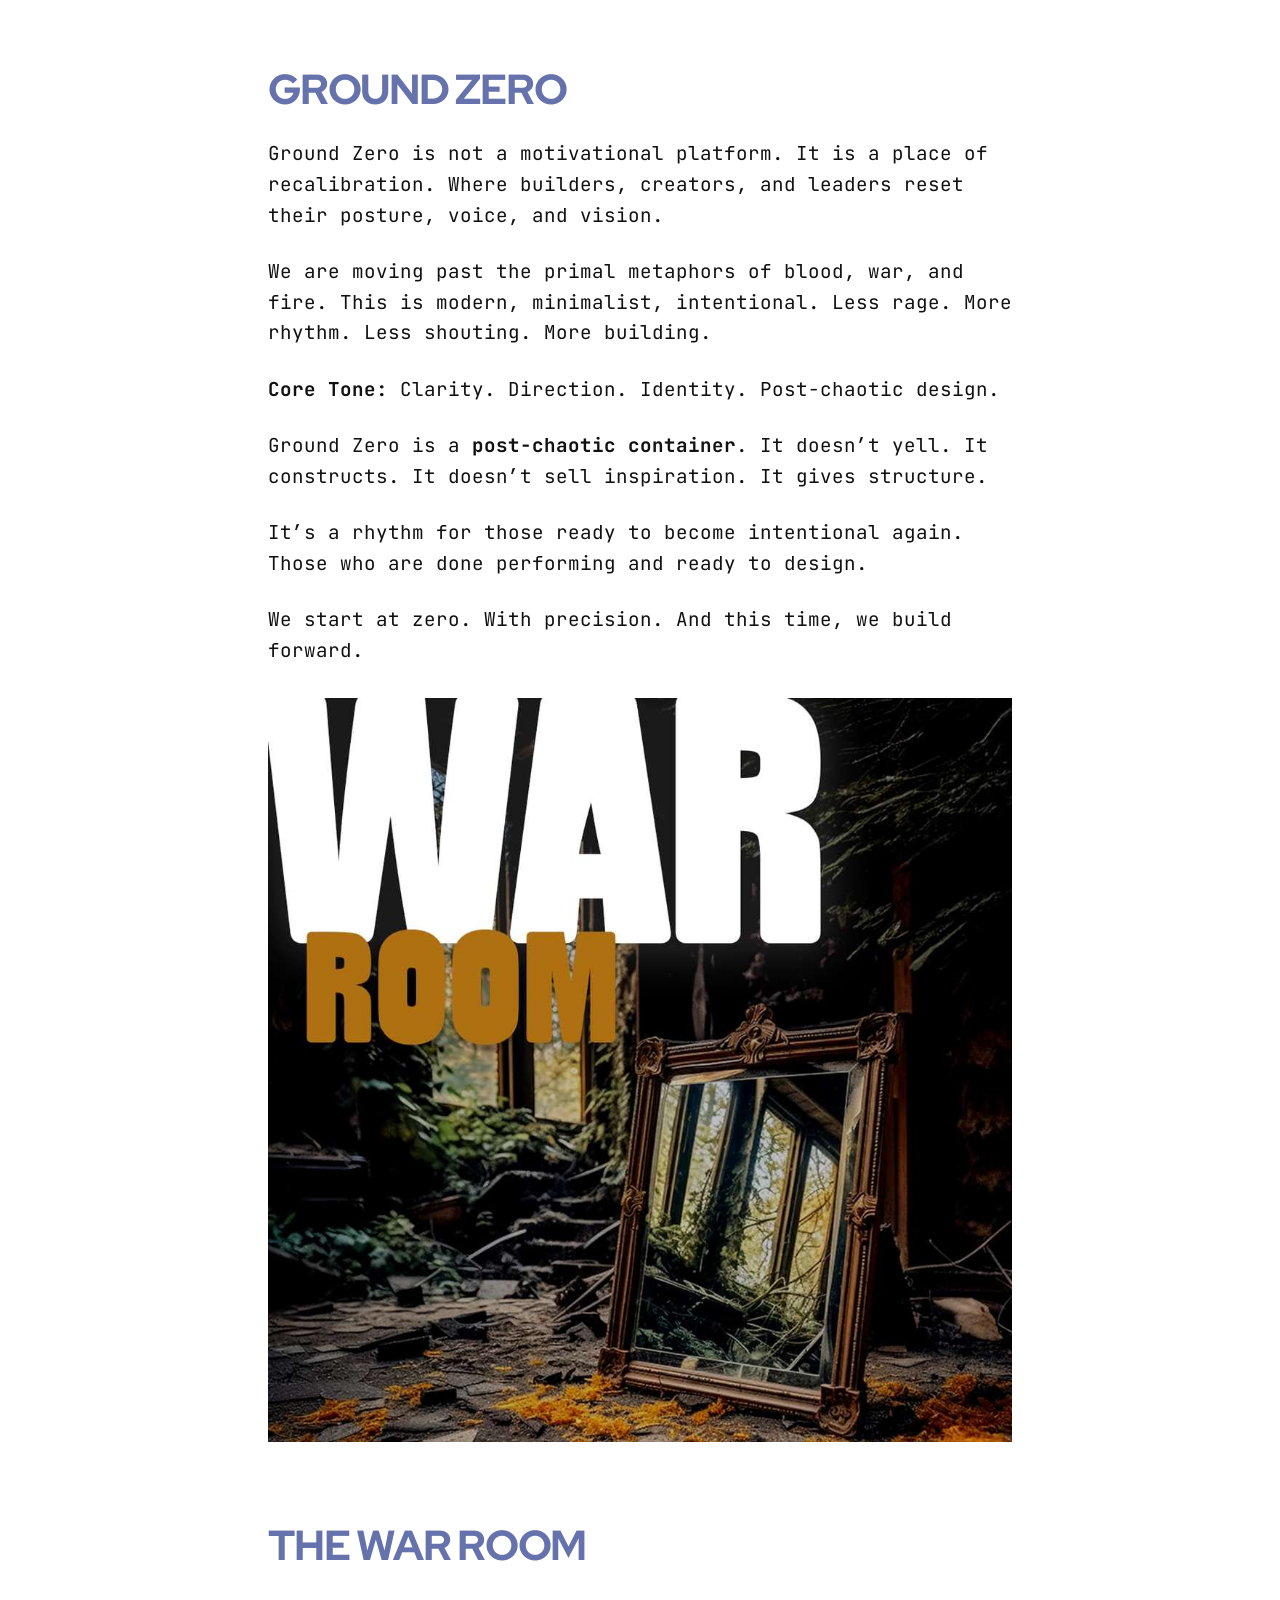
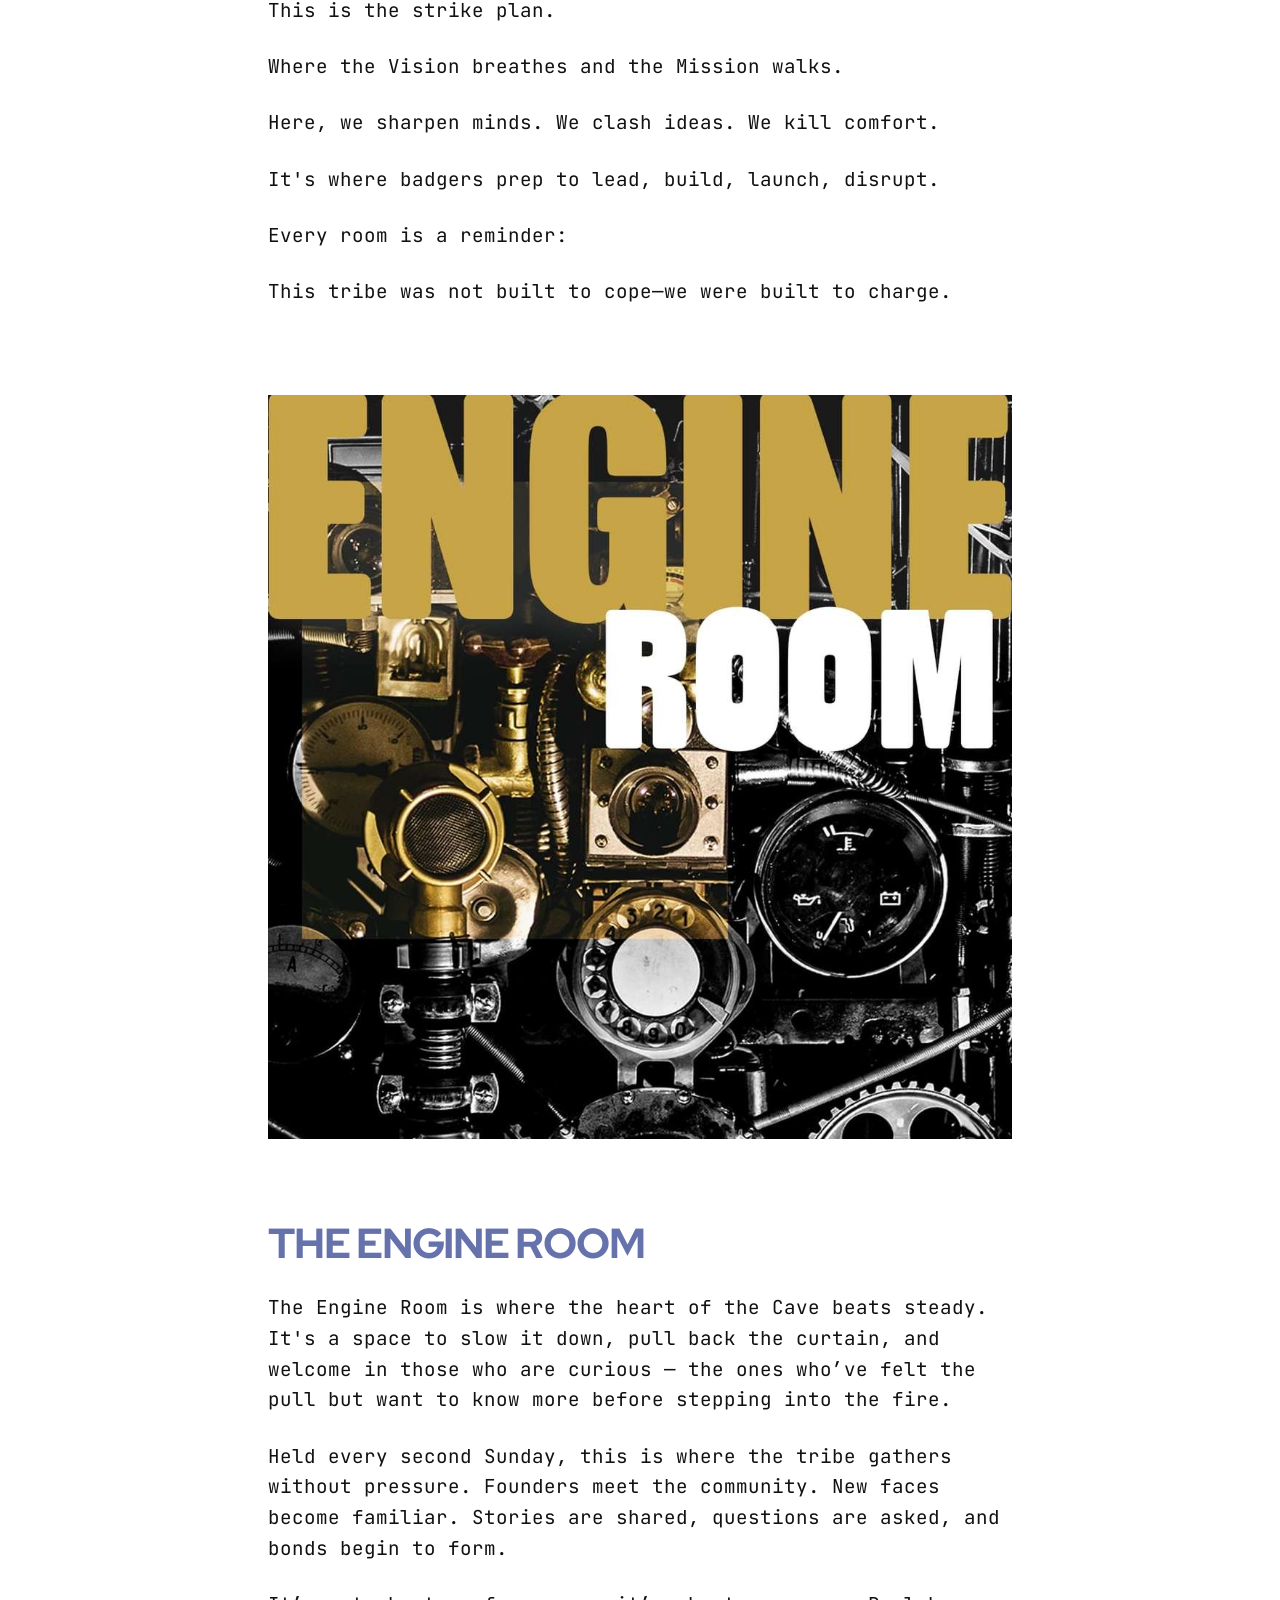
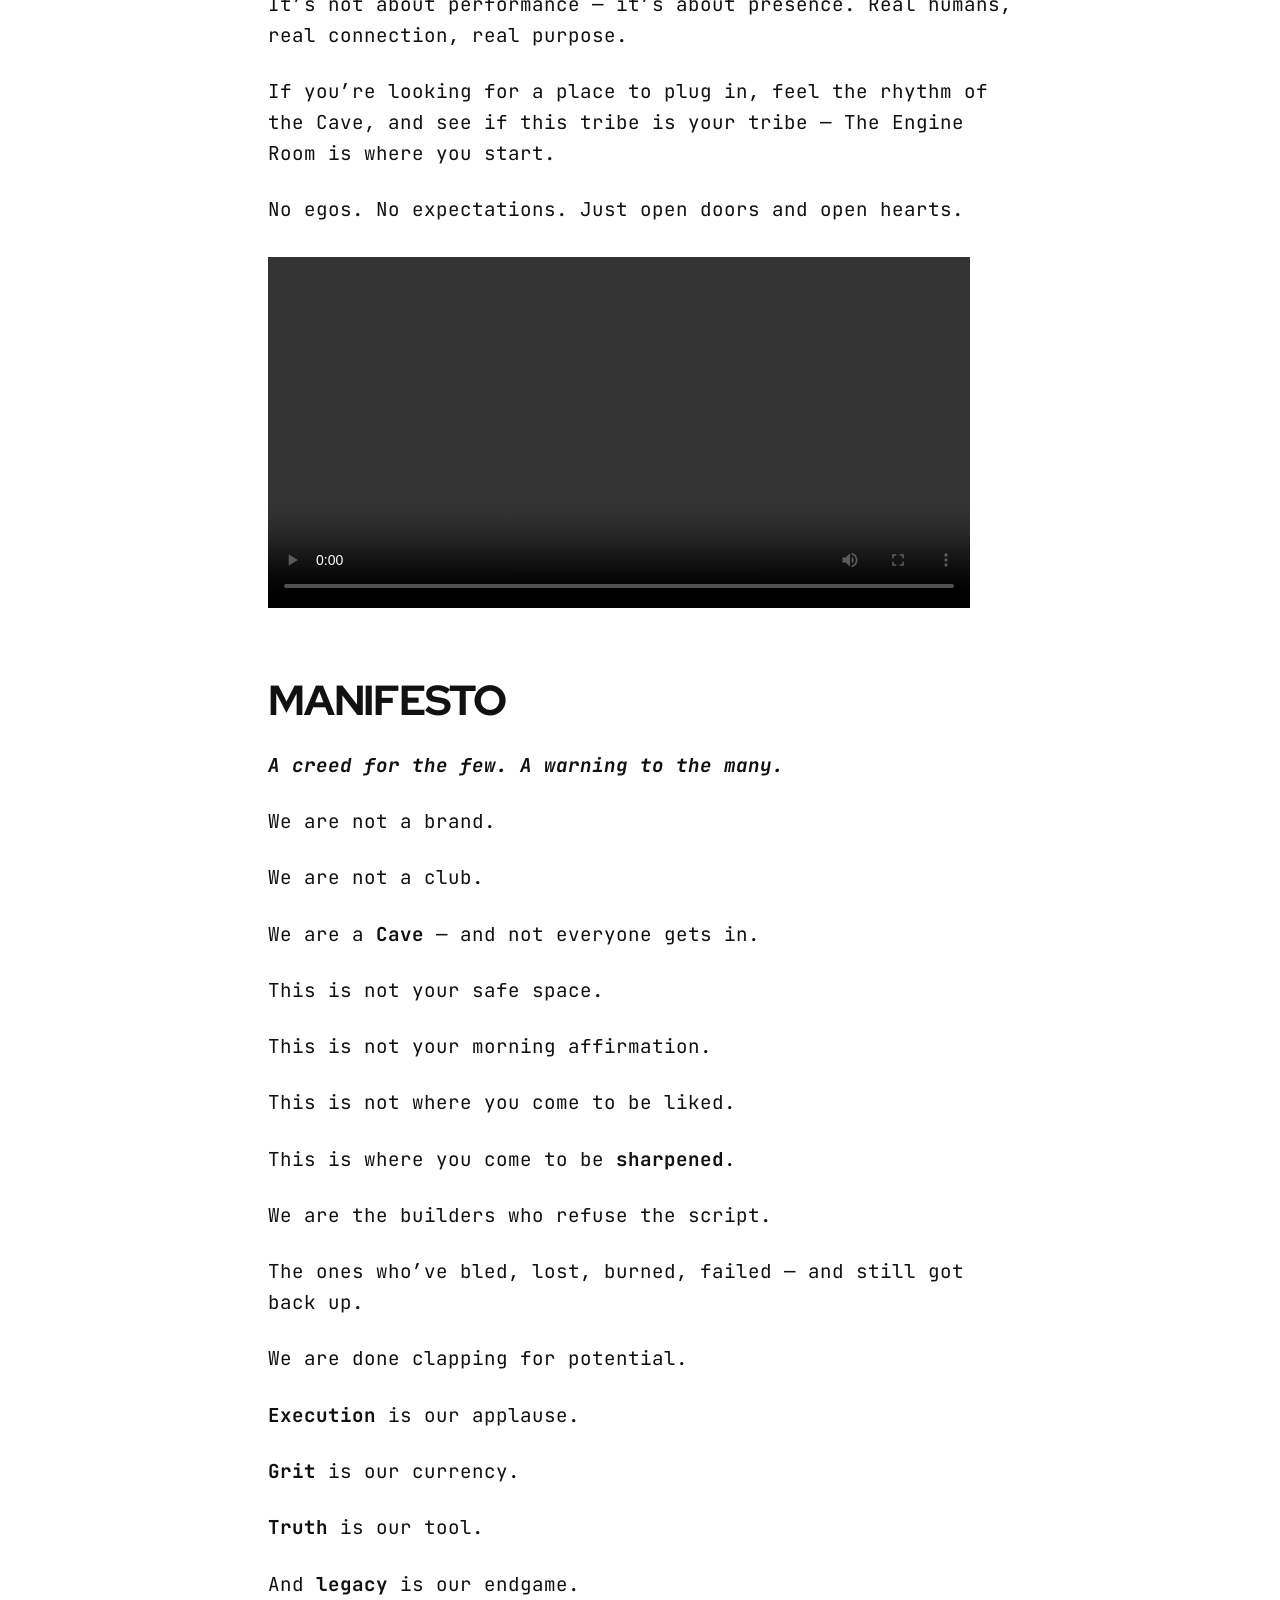
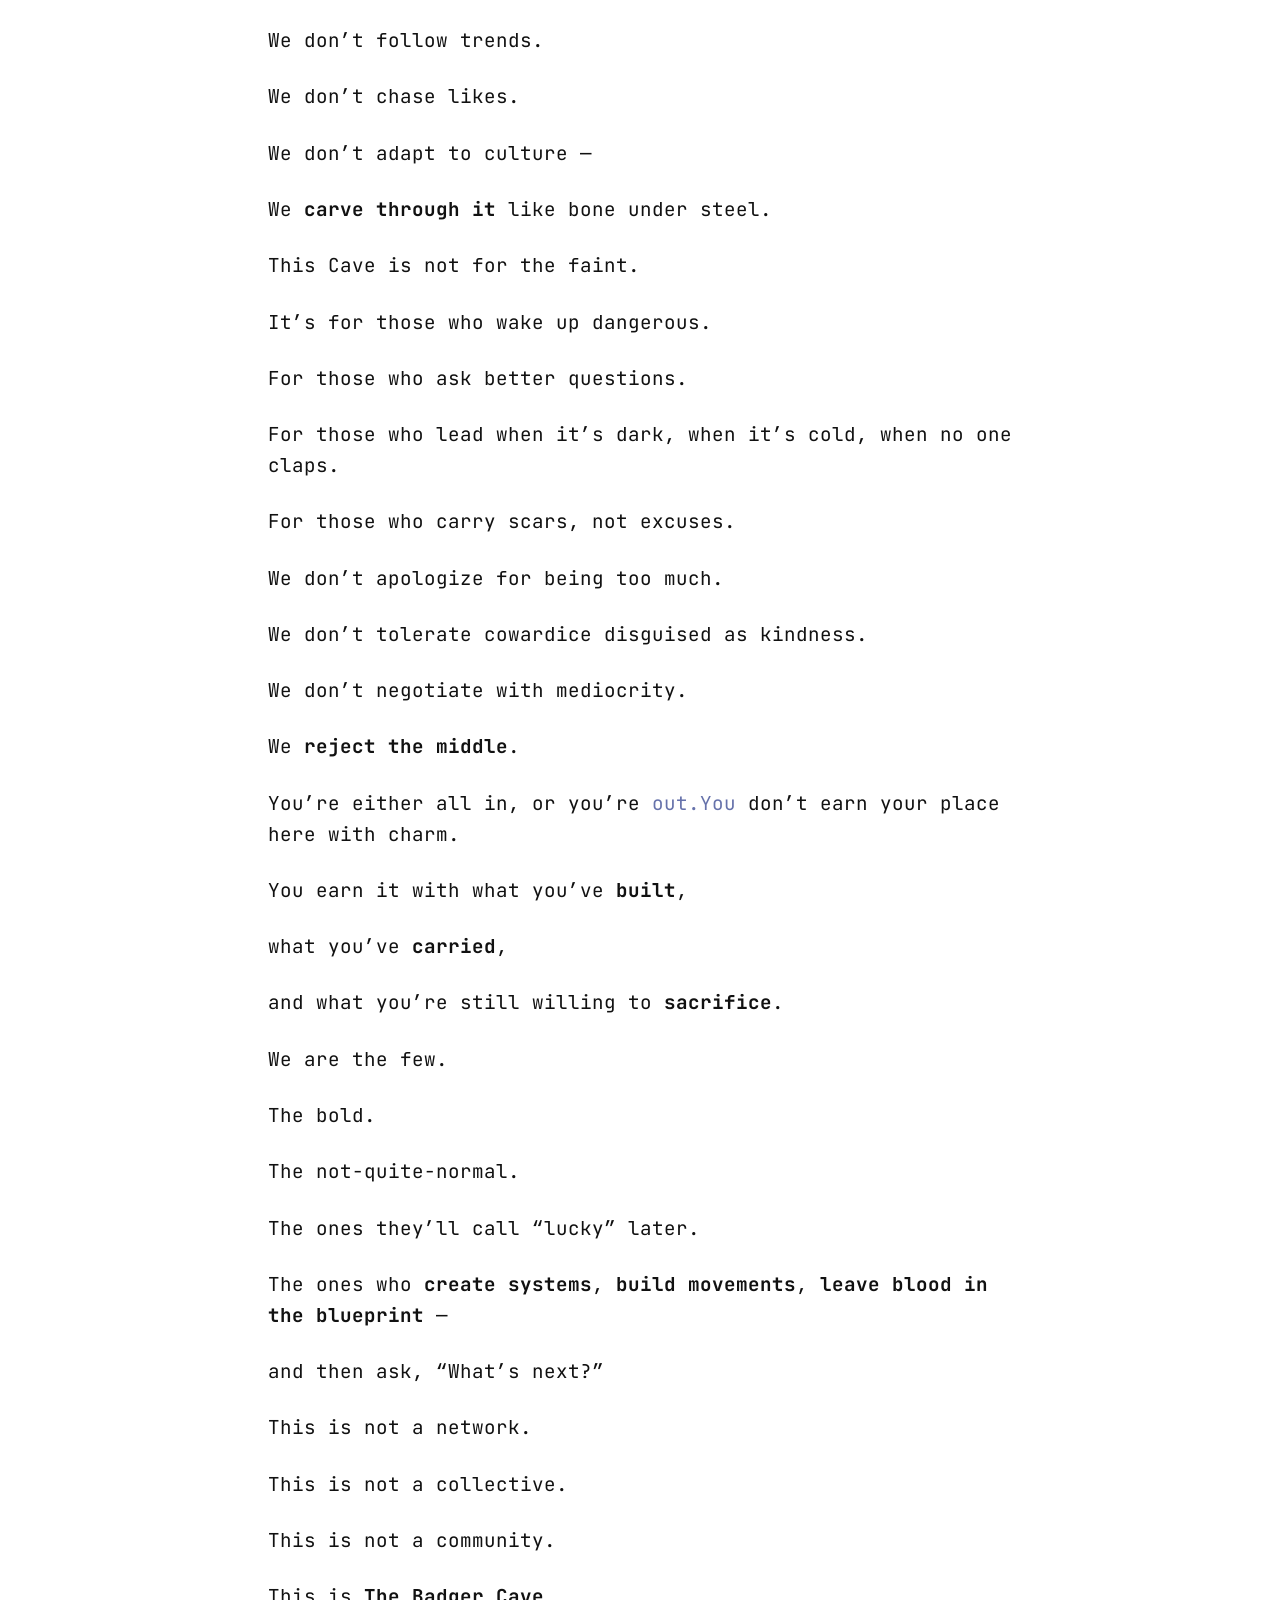
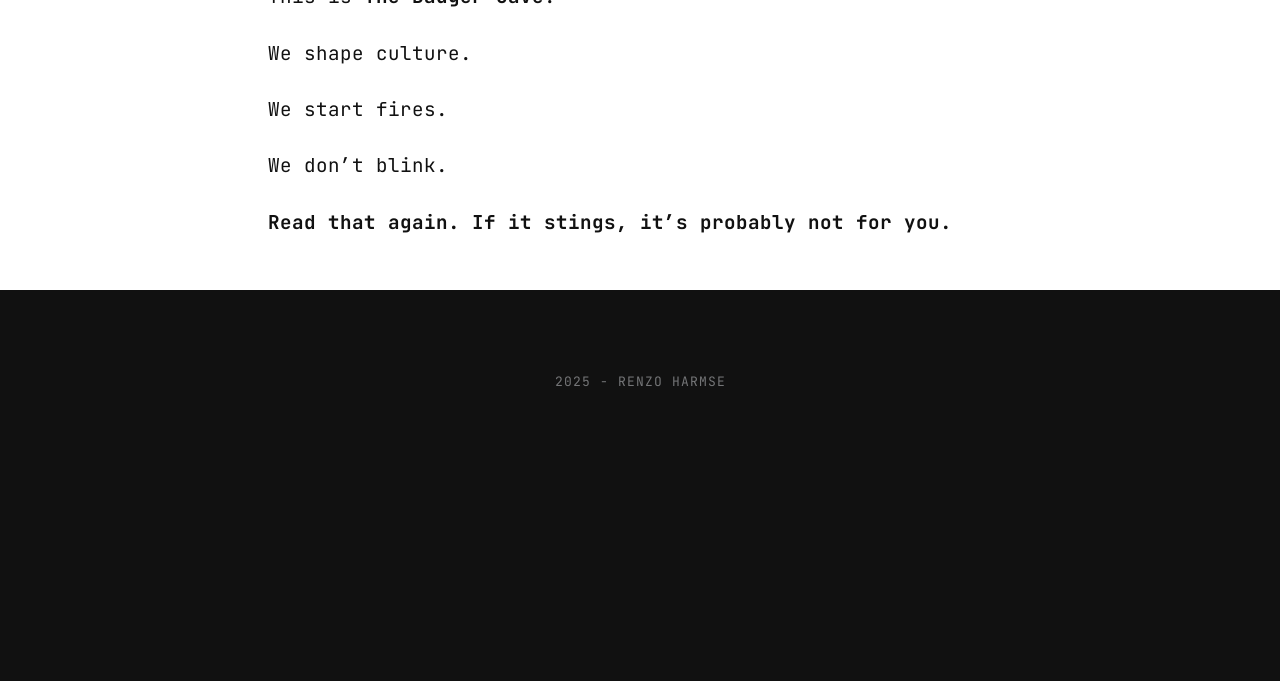
<file: the-badger-cave.html>
<!DOCTYPE html><html lang="en-gb"><head><meta charset="utf-8"><meta http-equiv="X-UA-Compatible" content="IE=edge"><meta name="viewport" content="width=device-width,initial-scale=1"><title>THE BADGER CAVE - Renzo Harmse</title><meta name="description" content="THE BADGER CAVE IS NOT A BRAND, NOR IS IT A MOVEMENT."><meta name="generator" content="Publii Open-Source CMS for Static Site"><link rel="canonical" href="https://projectmushroom.github.io/rh-site/the-badger-cave.html"><link rel="alternate" type="application/atom+xml" href="https://projectmushroom.github.io/rh-site/feed.xml" title="Renzo Harmse - RSS"><link rel="alternate" type="application/json" href="https://projectmushroom.github.io/rh-site/feed.json" title="Renzo Harmse - JSON"><meta property="og:title" content="THE BADGER CAVE"><meta property="og:image" content="https://projectmushroom.github.io/rh-site/media/posts/11/BAdger-Icon2x.png"><meta property="og:image:width" content="1534"><meta property="og:image:height" content="841"><meta property="og:site_name" content="Renzo Harmse"><meta property="og:description" content="THE BADGER CAVE IS NOT A BRAND, NOR IS IT A MOVEMENT."><meta property="og:url" content="https://projectmushroom.github.io/rh-site/the-badger-cave.html"><meta property="og:type" content="article"><link rel="preload" href="https://projectmushroom.github.io/rh-site/assets/dynamic/fonts/jetbrainsmono/jetbrainsmono.woff2" as="font" type="font/woff2" crossorigin><link rel="preload" href="https://projectmushroom.github.io/rh-site/assets/dynamic/fonts/jetbrainsmono/jetbrainsmono-italic.woff2" as="font" type="font/woff2" crossorigin><link rel="preload" href="https://projectmushroom.github.io/rh-site/assets/dynamic/fonts/redhatdisplay/redhatdisplay.woff2" as="font" type="font/woff2" crossorigin><link rel="preload" href="https://projectmushroom.github.io/rh-site/assets/dynamic/fonts/redhatdisplay/redhatdisplay-italic.woff2" as="font" type="font/woff2" crossorigin><link rel="stylesheet" href="https://projectmushroom.github.io/rh-site/assets/css/style.css?v=6c05e0051b5704a9263491dc4764c5f1"><script type="application/ld+json">{"@context":"http://schema.org","@type":"Article","mainEntityOfPage":{"@type":"WebPage","@id":"https://projectmushroom.github.io/rh-site/the-badger-cave.html"},"headline":"THE BADGER CAVE","datePublished":"2025-06-22T12:12+02:00","dateModified":"2025-06-22T12:21+02:00","image":{"@type":"ImageObject","url":"https://projectmushroom.github.io/rh-site/media/posts/11/BAdger-Icon2x.png","height":841,"width":1534},"description":"THE BADGER CAVE IS NOT A BRAND, NOR IS IT A MOVEMENT.","author":{"@type":"Person","name":"Renzo Harmse","url":"https://projectmushroom.github.io/rh-site/authors/renzo-harmse/"},"publisher":{"@type":"Organization","name":"Renzo Harmse","logo":{"@type":"ImageObject","url":"https://projectmushroom.github.io/rh-site/media/website/20250814_1732_Graffiti-Name-Art_remix_01k2mka5mzeagsdj9k025tv1bg.png","height":1536,"width":1024}}}</script><noscript><style>img[loading] {
                    opacity: 1;
                }</style></noscript></head><body class="page-template"><div class="container"><header class="top" id="js-top"><div><a class="logo" href="https://projectmushroom.github.io/rh-site/"><img src="https://projectmushroom.github.io/rh-site/media/website/20250814_1732_Graffiti-Name-Art_remix_01k2mka5mzeagsdj9k025tv1bg.png" alt="Renzo Harmse" width="1024" height="1536"></a><nav class="navbar"><button class="navbar__toggle" aria-label="Menu" aria-haspopup="true" aria-expanded="false"><span class="navbar__toggle-box"><span class="navbar__toggle-inner">Menu</span></span></button><ul class="navbar__menu"><li><a href="https://projectmushroom.github.io/rh-site/" target="_self">HOME</a></li><li><a href="https://projectmushroom.github.io/rh-site/the-war-ive-walked.html" target="_self">BUILT IN FIRE</a></li><li><a href="https://projectmushroom.github.io/rh-site/what-i-do.html" target="_self">WHAT I DO</a></li><li><a href="https://projectmushroom.github.io/rh-site/my-code.html" target="_self">MY CODE</a></li><li><a href="https://projectmushroom.github.io/rh-site/the-shift.html" target="_self">THE SHIFT</a></li><li><a href="https://projectmushroom.github.io/rh-site/reforged.html" target="_self">REFORGED</a></li><li class="active"><a href="https://projectmushroom.github.io/rh-site/the-badger-cave.html" target="_self">THE BADGER CAVE</a></li></ul></nav></div></header><main class="page"><article class="content wrapper"><div class="hero hero--full"><header class="hero__header"><h1>THE BADGER CAVE</h1></header><figure class="hero__image"><img src="https://projectmushroom.github.io/rh-site/media/posts/11/BAdger-Icon2x.png" srcset="https://projectmushroom.github.io/rh-site/media/posts/11/responsive/BAdger-Icon2x-xs.png 300w, https://projectmushroom.github.io/rh-site/media/posts/11/responsive/BAdger-Icon2x-sm.png 480w, https://projectmushroom.github.io/rh-site/media/posts/11/responsive/BAdger-Icon2x-md.png 768w, https://projectmushroom.github.io/rh-site/media/posts/11/responsive/BAdger-Icon2x-lg.png 1024w, https://projectmushroom.github.io/rh-site/media/posts/11/responsive/BAdger-Icon2x-xl.png 1360w, https://projectmushroom.github.io/rh-site/media/posts/11/responsive/BAdger-Icon2x-2xl.png 1600w" sizes="100vw" loading="eager" height="841" width="1534" alt=""></figure></div><div class="content__entry"><h2 class="preScale scaleIn">THE BADGER CAVE IS NOT A <span class="sqsrte-text-highlight" data-text-attribute-id="87cc8e56-a9f8-4025-9cce-9d49076337cb">BRAND, </span>NOR IS IT A <span class="sqsrte-text-highlight" data-text-attribute-id="cd82508e-78a4-4f80-a94b-83de0c6b4ac0">MOVEMENT.</span></h2><h2 class="preScale scaleIn">IT’S A <span class="sqsrte-text-highlight" data-text-attribute-id="c90eff6f-c39f-47e3-878c-a8dddcbccd84">MIRROR</span> FOR THOSE WHO ARE DONE PRETENDING, PERFORMING AND CONFORMING TO A SHELTERED WORLD.</h2><p class="preFade fadeIn"> </p><p class="preFade fadeIn">This is where the real you gets confronted - not comforted.</p><p> </p><figure class="post__image"><img loading="lazy" src="https://projectmushroom.github.io/rh-site/media/posts/11/WhatsApp-Image-2025-05-26-at-21.58.30.jpeg" alt="" width="1920" height="902" sizes="(max-width: 1024px) 100vw, 1024px" srcset="https://projectmushroom.github.io/rh-site/media/posts/11/responsive/WhatsApp-Image-2025-05-26-at-21.58.30-xs.jpeg 300w, https://projectmushroom.github.io/rh-site/media/posts/11/responsive/WhatsApp-Image-2025-05-26-at-21.58.30-sm.jpeg 480w, https://projectmushroom.github.io/rh-site/media/posts/11/responsive/WhatsApp-Image-2025-05-26-at-21.58.30-md.jpeg 768w, https://projectmushroom.github.io/rh-site/media/posts/11/responsive/WhatsApp-Image-2025-05-26-at-21.58.30-lg.jpeg 1024w"></figure><p class="preFade fadeIn">We built this cave for those who are done with soft talk and safe circles. The world needs more clarity and conviction. It calls for people who have looked their demons in the eye and didn’t flinch.</p><p class="preFade fadeIn">The Cave is for those who are tired of being domesticated by systems, trauma, expectations, and culture. It doesn’t matter who you are - a founder, fighter, poet, or priest. We only care that you want to face the truth and be real.</p><p class="preFade fadeIn">We don’t teach, we confront. We don’t sell growth, we demand it. We never promise comfort but we guarantee fire.</p><figure class="post__image"><img loading="lazy" src="https://projectmushroom.github.io/rh-site/media/posts/11/cea6ba47-effe-4dbb-a3c7-935d8fc543fc.jpeg" alt="" width="1080" height="1080" sizes="(max-width: 1024px) 100vw, 1024px" srcset="https://projectmushroom.github.io/rh-site/media/posts/11/responsive/cea6ba47-effe-4dbb-a3c7-935d8fc543fc-xs.jpeg 300w, https://projectmushroom.github.io/rh-site/media/posts/11/responsive/cea6ba47-effe-4dbb-a3c7-935d8fc543fc-sm.jpeg 480w, https://projectmushroom.github.io/rh-site/media/posts/11/responsive/cea6ba47-effe-4dbb-a3c7-935d8fc543fc-md.jpeg 768w, https://projectmushroom.github.io/rh-site/media/posts/11/responsive/cea6ba47-effe-4dbb-a3c7-935d8fc543fc-lg.jpeg 1024w"></figure><h2 class="lesson-details-title preScale scaleIn" data-content-field="title"><a href="https://badgercave.org/gathering/v/daily-calm-yyhd4-nlgt4?categoryId=684909134ca55e063d3bcbe0">GROUND ZERO</a></h2><div class="lesson-details-description"><p class="preFade fadeIn" data-rte-preserve-empty="true">Ground Zero is not a motivational platform. It is a place of recalibration. Where builders, creators, and leaders reset their posture, voice, and vision.</p><p class="preFade fadeIn" data-rte-preserve-empty="true">We are moving past the primal metaphors of blood, war, and fire. This is modern, minimalist, intentional. Less rage. More rhythm. Less shouting. More building.</p><p class="preFade fadeIn" data-rte-preserve-empty="true"><strong>Core Tone:</strong> Clarity. Direction. Identity. Post-chaotic design.</p><p class="preFade fadeIn" data-rte-preserve-empty="true">Ground Zero is a <strong>post-chaotic container</strong>. It doesn’t yell. It constructs. It doesn’t sell inspiration. It gives structure.</p><p class="preFade fadeIn" data-rte-preserve-empty="true">It’s a rhythm for those ready to become intentional again. Those who are done performing and ready to design.</p><p class="preFade fadeIn" data-rte-preserve-empty="true">We start at zero. With precision. And this time, we build forward.</p><figure class="post__image"><img loading="lazy" src="https://projectmushroom.github.io/rh-site/media/posts/11/76c10b24-12da-4cb0-ad8a-c286b653604b.jpeg" alt="" width="1080" height="1080" sizes="(max-width: 1024px) 100vw, 1024px" srcset="https://projectmushroom.github.io/rh-site/media/posts/11/responsive/76c10b24-12da-4cb0-ad8a-c286b653604b-xs.jpeg 300w, https://projectmushroom.github.io/rh-site/media/posts/11/responsive/76c10b24-12da-4cb0-ad8a-c286b653604b-sm.jpeg 480w, https://projectmushroom.github.io/rh-site/media/posts/11/responsive/76c10b24-12da-4cb0-ad8a-c286b653604b-md.jpeg 768w, https://projectmushroom.github.io/rh-site/media/posts/11/responsive/76c10b24-12da-4cb0-ad8a-c286b653604b-lg.jpeg 1024w"></figure><h2 class="lesson-details-title preScale scaleIn" data-content-field="title"><a href="https://badgercave.org/gathering/v/the-war-room">THE WAR ROOM</a></h2><div class="lesson-details-description"><p class="preFade fadeIn" data-rte-preserve-empty="true">This is the strike plan.</p><p class="preFade fadeIn" data-rte-preserve-empty="true">Where the Vision breathes and the Mission walks.</p><p class="preFade fadeIn" data-rte-preserve-empty="true">Here, we sharpen minds. We clash ideas. We kill comfort.</p><p class="preFade fadeIn" data-rte-preserve-empty="true">It's where badgers prep to lead, build, launch, disrupt.</p><p class="preFade fadeIn" data-rte-preserve-empty="true">Every room is a reminder:</p><p class="preFade fadeIn" data-rte-preserve-empty="true">This tribe was not built to cope—we were built to charge.</p><p data-rte-preserve-empty="true"> </p><figure class="post__image"><img loading="lazy" src="https://projectmushroom.github.io/rh-site/media/posts/11/ec223f94-780a-445f-a613-449b0cfa4c11.jpeg" alt="" width="1080" height="1080" sizes="(max-width: 1024px) 100vw, 1024px" srcset="https://projectmushroom.github.io/rh-site/media/posts/11/responsive/ec223f94-780a-445f-a613-449b0cfa4c11-xs.jpeg 300w, https://projectmushroom.github.io/rh-site/media/posts/11/responsive/ec223f94-780a-445f-a613-449b0cfa4c11-sm.jpeg 480w, https://projectmushroom.github.io/rh-site/media/posts/11/responsive/ec223f94-780a-445f-a613-449b0cfa4c11-md.jpeg 768w, https://projectmushroom.github.io/rh-site/media/posts/11/responsive/ec223f94-780a-445f-a613-449b0cfa4c11-lg.jpeg 1024w"></figure><h2 class="lesson-details-title preScale scaleIn" data-content-field="title"><a href="https://badgercave.org/gathering/v/sunday-morning-flow-wwkfj-8wp5t">THE ENGINE ROOM</a></h2><div class="lesson-details-description"><p class="preFade fadeIn" data-rte-preserve-empty="true">The Engine Room is where the heart of the Cave beats steady. It's a space to slow it down, pull back the curtain, and welcome in those who are curious — the ones who’ve felt the pull but want to know more before stepping into the fire.</p><p class="preFade fadeIn" data-rte-preserve-empty="true">Held every second Sunday, this is where the tribe gathers without pressure. Founders meet the community. New faces become familiar. Stories are shared, questions are asked, and bonds begin to form.</p><p class="preFade fadeIn" data-rte-preserve-empty="true">It’s not about performance — it’s about presence. Real humans, real connection, real purpose.</p><p class="preFade fadeIn" data-rte-preserve-empty="true">If you’re looking for a place to plug in, feel the rhythm of the Cave, and see if this tribe is your tribe — The Engine Room is where you start.</p><p class="preFade fadeIn" data-rte-preserve-empty="true">No egos. No expectations. Just open doors and open hearts.</p><figure class="post__video"><video loading="lazy" width="702" height="351" style="width: 702px; height: 351px;" controls="controls" data-mce-fragment="1"><source src="https://badgercave.org/gathering/v/hosted-with-custom-z9ehj-dwh9x-7gl44?categoryId=684909134ca55e063d3bcbe5"></video></figure><h2 class="lesson-details-title preScale scaleIn" data-content-field="title">MANIFESTO</h2><div class="lesson-details-description"><p class="p2 preFade fadeIn" data-rte-preserve-empty="true"><strong><em>A creed for the few. A warning to the many.</em></strong></p><p class="p3 preFade fadeIn" data-rte-preserve-empty="true">We are not a brand.</p><p class="p3 preFade fadeIn" data-rte-preserve-empty="true">We are not a club.</p><p class="p3 preFade fadeIn" data-rte-preserve-empty="true">We are a <strong>Cave</strong> — and not everyone gets in.</p><p class="p3 preFade fadeIn" data-rte-preserve-empty="true">This is not your safe space.</p><p class="p3 preFade fadeIn" data-rte-preserve-empty="true">This is not your morning affirmation.</p><p class="p3 preFade fadeIn" data-rte-preserve-empty="true">This is not where you come to be liked.</p><p class="p3 preFade fadeIn" data-rte-preserve-empty="true">This is where you come to be <strong>sharpened</strong>.</p><p class="p3 preFade fadeIn" data-rte-preserve-empty="true">We are the builders who refuse the script.</p><p class="p3 preFade fadeIn" data-rte-preserve-empty="true">The ones who’ve bled, lost, burned, failed — and still got back up.</p><p class="p3 preFade fadeIn" data-rte-preserve-empty="true">We are done clapping for potential.</p><p class="p3 preFade fadeIn" data-rte-preserve-empty="true"><strong>Execution</strong> is our applause.</p><p class="p3 preFade fadeIn" data-rte-preserve-empty="true"><strong>Grit</strong> is our currency.</p><p class="p3 preFade fadeIn" data-rte-preserve-empty="true"><strong>Truth</strong> is our tool.</p><p class="p3 preFade fadeIn" data-rte-preserve-empty="true">And <strong>legacy</strong> is our endgame.</p><p class="p3 preFade fadeIn" data-rte-preserve-empty="true">We don’t follow trends.</p><p class="p3 preFade fadeIn" data-rte-preserve-empty="true">We don’t chase likes.</p><p class="p3 preFade fadeIn" data-rte-preserve-empty="true">We don’t adapt to culture —</p><p class="p3 preFade fadeIn" data-rte-preserve-empty="true">We <strong>carve through it</strong> like bone under steel.</p><p class="p3 preFade fadeIn" data-rte-preserve-empty="true">This Cave is not for the faint.</p><p class="p3 preFade fadeIn" data-rte-preserve-empty="true">It’s for those who wake up dangerous.</p><p class="p3 preFade fadeIn" data-rte-preserve-empty="true">For those who ask better questions.</p><p class="p3 preFade fadeIn" data-rte-preserve-empty="true">For those who lead when it’s dark, when it’s cold, when no one claps.</p><p class="p3 preFade fadeIn" data-rte-preserve-empty="true">For those who carry scars, not excuses.</p><p class="p3 preFade fadeIn" data-rte-preserve-empty="true">We don’t apologize for being too much.</p><p class="p3 preFade fadeIn" data-rte-preserve-empty="true">We don’t tolerate cowardice disguised as kindness.</p><p class="p3 preFade fadeIn" data-rte-preserve-empty="true">We don’t negotiate with mediocrity.</p><p class="p3 preFade fadeIn" data-rte-preserve-empty="true">We <strong>reject the middle</strong>.</p><p class="p3 preFade fadeIn" data-rte-preserve-empty="true">You’re either all in, or you’re <a href="http://out.you/">out.You</a> don’t earn your place here with charm.</p><p class="p3 preFade fadeIn" data-rte-preserve-empty="true">You earn it with what you’ve <strong>built</strong>,</p><p class="p3 preFade fadeIn" data-rte-preserve-empty="true">what you’ve <strong>carried</strong>,</p><p class="p3 preFade fadeIn" data-rte-preserve-empty="true">and what you’re still willing to <strong>sacrifice</strong>.</p><p class="p3 preFade fadeIn" data-rte-preserve-empty="true">We are the few.</p><p class="p3 preFade fadeIn" data-rte-preserve-empty="true">The bold.</p><p class="p3 preFade fadeIn" data-rte-preserve-empty="true">The not-quite-normal.</p><p class="p3 preFade fadeIn" data-rte-preserve-empty="true">The ones they’ll call “lucky” later.</p><p class="p3 preFade fadeIn" data-rte-preserve-empty="true">The ones who <strong>create systems</strong>, <strong>build movements</strong>, <strong>leave blood in the blueprint</strong> —</p><p class="p3 preFade fadeIn" data-rte-preserve-empty="true">and then ask, “What’s next?”</p><p class="p3 preFade fadeIn" data-rte-preserve-empty="true">This is not a network.</p><p class="p3 preFade fadeIn" data-rte-preserve-empty="true">This is not a collective.</p><p class="p3 preFade fadeIn" data-rte-preserve-empty="true">This is not a community.</p><p class="p3 preFade fadeIn" data-rte-preserve-empty="true">This is <strong>The Badger Cave</strong>.</p><p class="p3 preFade fadeIn" data-rte-preserve-empty="true">We shape culture.</p><p class="p3 preFade fadeIn" data-rte-preserve-empty="true">We start fires.</p><p class="p3 preFade fadeIn" data-rte-preserve-empty="true">We don’t blink.</p><p class="p3 preFade fadeIn" data-rte-preserve-empty="true"><strong>Read that again. If it stings, it’s probably not for you.</strong></p></div></div></div></div></div></article></main></div><footer class="footer"><div class="footer__wrapper"><div class="footer__copyright"><p>2025 - Renzo Harmse</p><p> </p><h1> </h1></div><div class="footer__social"><a href="xxx" aria-label="Facebook" class="facebook"><svg><use xlink:href="https://projectmushroom.github.io/rh-site/assets/svg/svg-map.svg#facebook"/></svg> </a><a href="https://www.instagram.com/renzohar/?igsh&#x3D;eXY1Nmp0ajIyMzBr&amp;utm_source&#x3D;qr" aria-label="Instagram" class="instagram"><svg><use xlink:href="https://projectmushroom.github.io/rh-site/assets/svg/svg-map.svg#instagram"/></svg> </a><a href="https://www.linkedin.com/in/renzo-harmse/" aria-label="LinkedIn" class="linkedin"><svg><use xlink:href="https://projectmushroom.github.io/rh-site/assets/svg/svg-map.svg#linkedin"/></svg> </a><a href="UC1HrAbqdu_ad3qluPDUCYEw" aria-label="Youtube" class="youtube"><svg><use xlink:href="https://projectmushroom.github.io/rh-site/assets/svg/svg-map.svg#youtube"/></svg></a></div><button onclick="backToTopFunction()" id="backToTop" class="footer__bttop" aria-label="Back to top" title="Back to top"><svg><use xlink:href="https://projectmushroom.github.io/rh-site/assets/svg/svg-map.svg#toparrow"/></svg></button></div></footer><script>window.publiiThemeMenuConfig = {    
        mobileMenuMode: 'sidebar',
        animationSpeed: 300,
        submenuWidth: 'auto',
        doubleClickTime: 500,
        mobileMenuExpandableSubmenus: true, 
        relatedContainerForOverlayMenuSelector: '.top',
   };</script><script defer="defer" src="https://projectmushroom.github.io/rh-site/assets/js/scripts.min.js?v=e2bc0e7d7ff60ea78ee920470cf8c8a1"></script><script>var images = document.querySelectorAll('img[loading]');

        for (var i = 0; i < images.length; i++) {
            if (images[i].complete) {
                images[i].classList.add('is-loaded');
            } else {
                images[i].addEventListener('load', function () {
                    this.classList.add('is-loaded');
                }, false);
            }
        }</script></body></html>
</file>
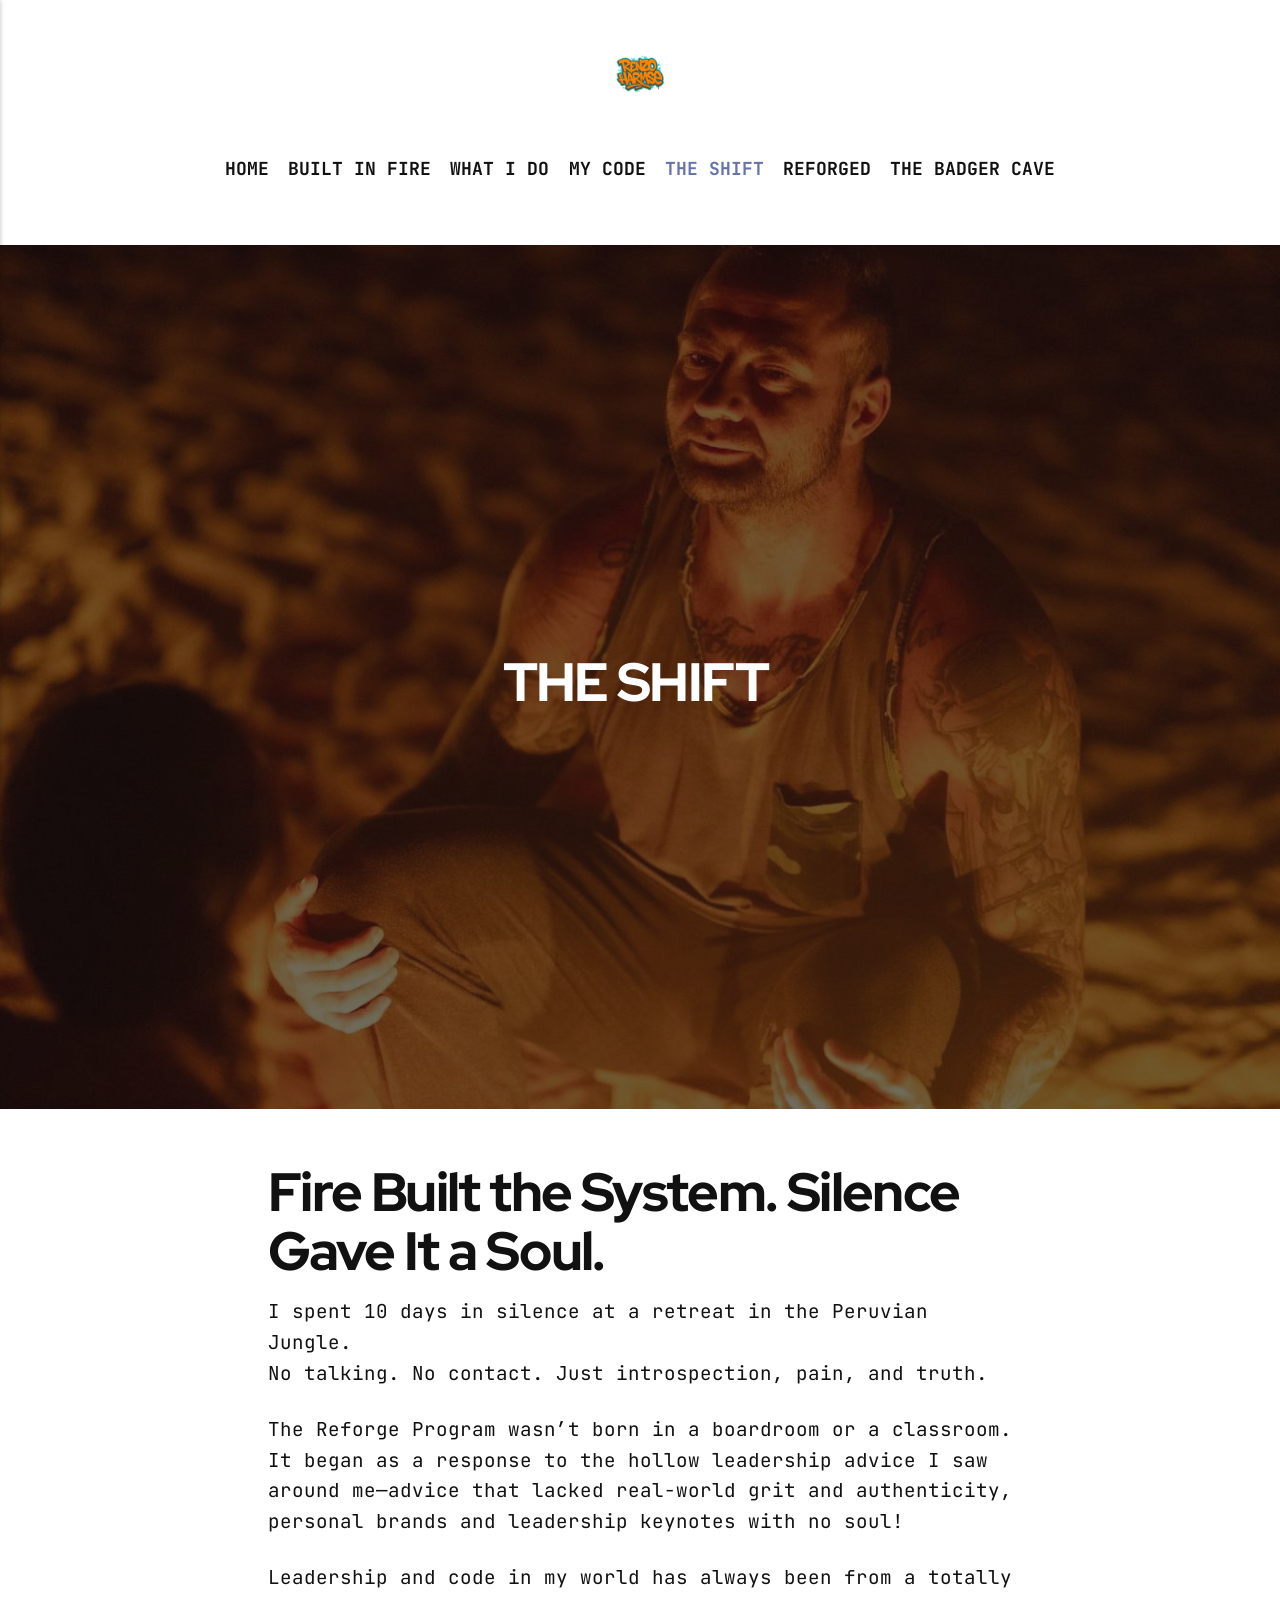
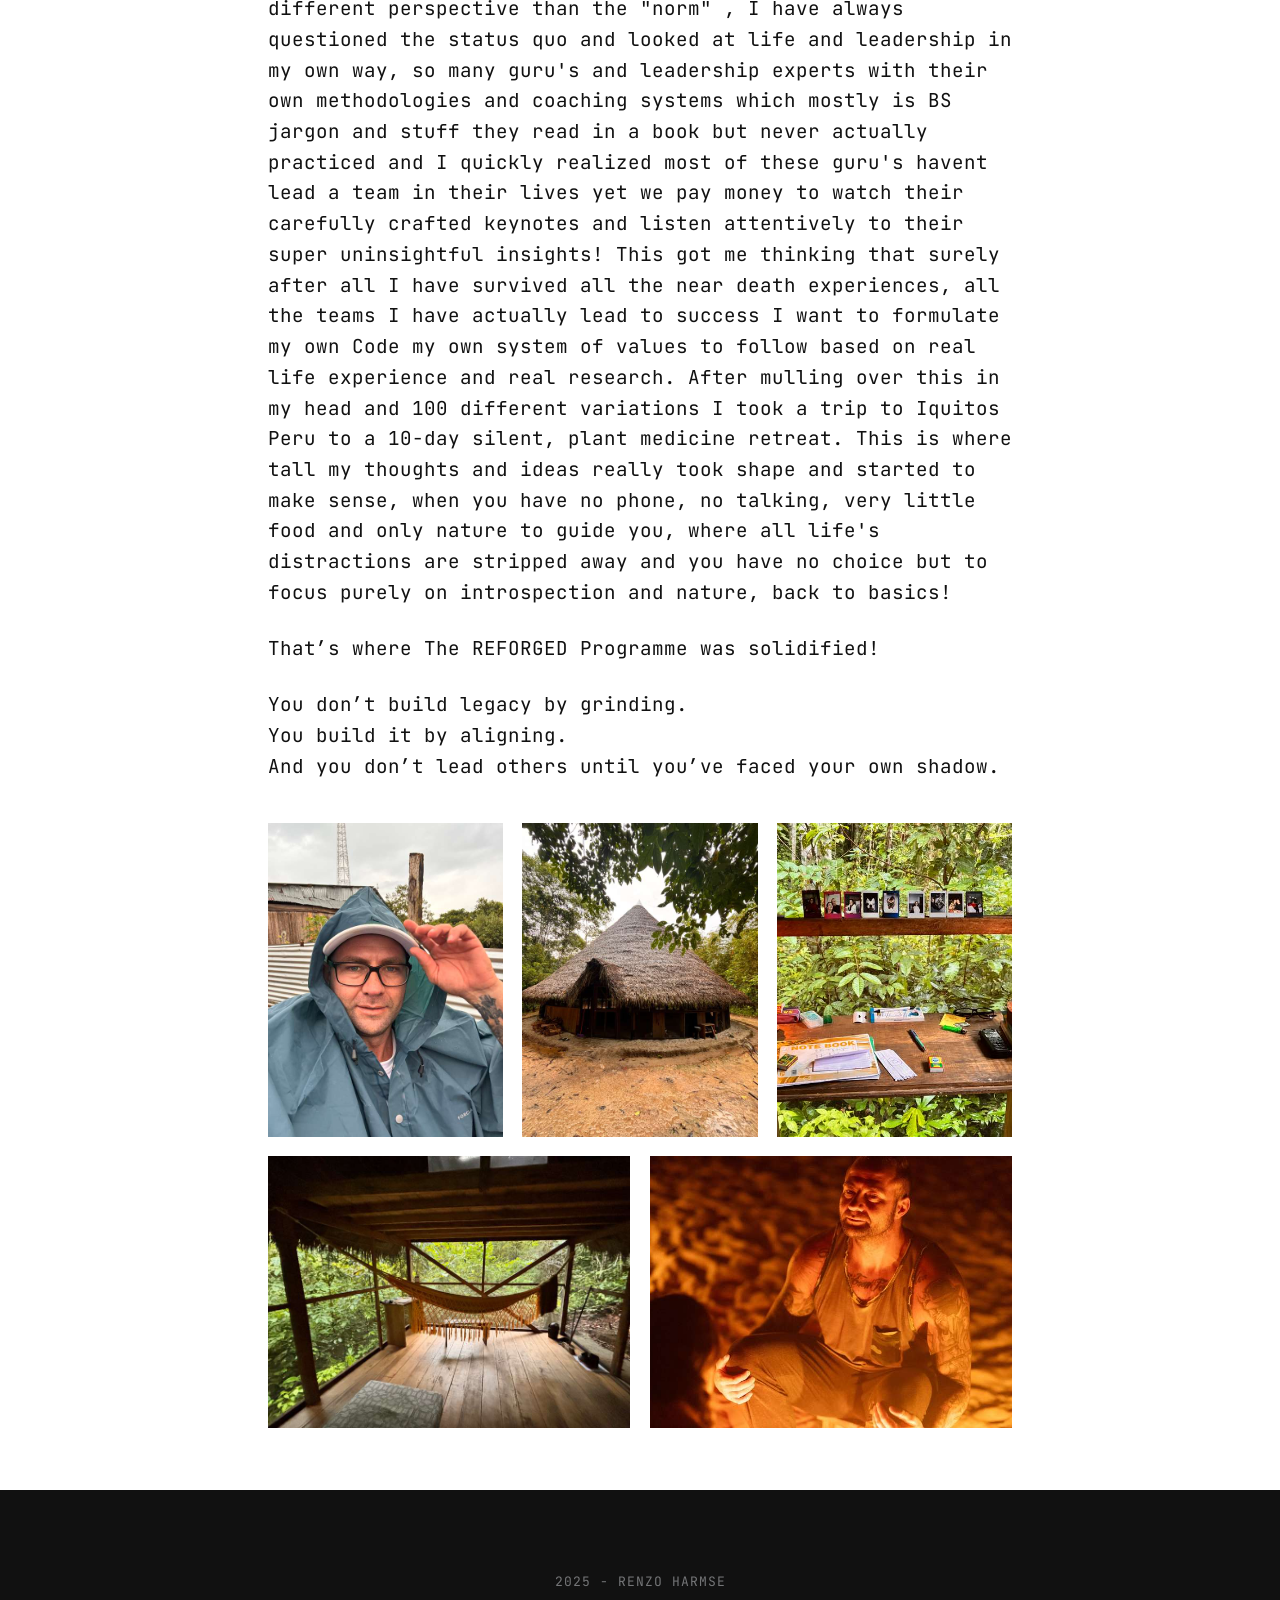
<file: the-shift.html>
<!DOCTYPE html><html lang="en-gb"><head><meta charset="utf-8"><meta http-equiv="X-UA-Compatible" content="IE=edge"><meta name="viewport" content="width=device-width,initial-scale=1"><title>THE SHIFT  - Renzo Harmse</title><meta name="description" content="Fire Built the System. Silence Gave It a Soul. I spent 10&hellip;"><meta name="generator" content="Publii Open-Source CMS for Static Site"><link rel="canonical" href="https://projectmushroom.github.io/rh-site/the-shift.html"><link rel="alternate" type="application/atom+xml" href="https://projectmushroom.github.io/rh-site/feed.xml" title="Renzo Harmse - RSS"><link rel="alternate" type="application/json" href="https://projectmushroom.github.io/rh-site/feed.json" title="Renzo Harmse - JSON"><meta property="og:title" content="THE SHIFT "><meta property="og:image" content="https://projectmushroom.github.io/rh-site/media/posts/9/9432daed-aa22-4ea4-98fd-21215ca619e5-2.jpeg"><meta property="og:image:width" content="1920"><meta property="og:image:height" content="1280"><meta property="og:site_name" content="Renzo Harmse"><meta property="og:description" content="Fire Built the System. Silence Gave It a Soul. I spent 10&hellip;"><meta property="og:url" content="https://projectmushroom.github.io/rh-site/the-shift.html"><meta property="og:type" content="article"><link rel="preload" href="https://projectmushroom.github.io/rh-site/assets/dynamic/fonts/jetbrainsmono/jetbrainsmono.woff2" as="font" type="font/woff2" crossorigin><link rel="preload" href="https://projectmushroom.github.io/rh-site/assets/dynamic/fonts/jetbrainsmono/jetbrainsmono-italic.woff2" as="font" type="font/woff2" crossorigin><link rel="preload" href="https://projectmushroom.github.io/rh-site/assets/dynamic/fonts/redhatdisplay/redhatdisplay.woff2" as="font" type="font/woff2" crossorigin><link rel="preload" href="https://projectmushroom.github.io/rh-site/assets/dynamic/fonts/redhatdisplay/redhatdisplay-italic.woff2" as="font" type="font/woff2" crossorigin><link rel="stylesheet" href="https://projectmushroom.github.io/rh-site/assets/css/style.css?v=6c05e0051b5704a9263491dc4764c5f1"><script type="application/ld+json">{"@context":"http://schema.org","@type":"Article","mainEntityOfPage":{"@type":"WebPage","@id":"https://projectmushroom.github.io/rh-site/the-shift.html"},"headline":"THE SHIFT ","datePublished":"2025-06-17T13:03+02:00","dateModified":"2025-08-14T15:07+02:00","image":{"@type":"ImageObject","url":"https://projectmushroom.github.io/rh-site/media/posts/9/9432daed-aa22-4ea4-98fd-21215ca619e5-2.jpeg","height":1280,"width":1920},"description":"Fire Built the System. Silence Gave It a Soul. I spent 10&hellip;","author":{"@type":"Person","name":"Renzo Harmse","url":"https://projectmushroom.github.io/rh-site/authors/renzo-harmse/"},"publisher":{"@type":"Organization","name":"Renzo Harmse","logo":{"@type":"ImageObject","url":"https://projectmushroom.github.io/rh-site/media/website/20250814_1732_Graffiti-Name-Art_remix_01k2mka5mzeagsdj9k025tv1bg.png","height":1536,"width":1024}}}</script><noscript><style>img[loading] {
                    opacity: 1;
                }</style></noscript></head><body class="page-template"><div class="container"><header class="top" id="js-top"><div><a class="logo" href="https://projectmushroom.github.io/rh-site/"><img src="https://projectmushroom.github.io/rh-site/media/website/20250814_1732_Graffiti-Name-Art_remix_01k2mka5mzeagsdj9k025tv1bg.png" alt="Renzo Harmse" width="1024" height="1536"></a><nav class="navbar"><button class="navbar__toggle" aria-label="Menu" aria-haspopup="true" aria-expanded="false"><span class="navbar__toggle-box"><span class="navbar__toggle-inner">Menu</span></span></button><ul class="navbar__menu"><li><a href="https://projectmushroom.github.io/rh-site/" target="_self">HOME</a></li><li><a href="https://projectmushroom.github.io/rh-site/the-war-ive-walked.html" target="_self">BUILT IN FIRE</a></li><li><a href="https://projectmushroom.github.io/rh-site/what-i-do.html" target="_self">WHAT I DO</a></li><li><a href="https://projectmushroom.github.io/rh-site/my-code.html" target="_self">MY CODE</a></li><li class="active"><a href="https://projectmushroom.github.io/rh-site/the-shift.html" target="_self">THE SHIFT</a></li><li><a href="https://projectmushroom.github.io/rh-site/reforged.html" target="_self">REFORGED</a></li><li><a href="https://projectmushroom.github.io/rh-site/the-badger-cave.html" target="_self">THE BADGER CAVE</a></li></ul></nav></div></header><main class="page"><article class="content wrapper"><div class="hero hero--full"><header class="hero__header"><h1>THE SHIFT </h1></header><figure class="hero__image"><img src="https://projectmushroom.github.io/rh-site/media/posts/9/9432daed-aa22-4ea4-98fd-21215ca619e5-2.jpeg" srcset="https://projectmushroom.github.io/rh-site/media/posts/9/responsive/9432daed-aa22-4ea4-98fd-21215ca619e5-2-xs.jpeg 300w, https://projectmushroom.github.io/rh-site/media/posts/9/responsive/9432daed-aa22-4ea4-98fd-21215ca619e5-2-sm.jpeg 480w, https://projectmushroom.github.io/rh-site/media/posts/9/responsive/9432daed-aa22-4ea4-98fd-21215ca619e5-2-md.jpeg 768w, https://projectmushroom.github.io/rh-site/media/posts/9/responsive/9432daed-aa22-4ea4-98fd-21215ca619e5-2-lg.jpeg 1024w, https://projectmushroom.github.io/rh-site/media/posts/9/responsive/9432daed-aa22-4ea4-98fd-21215ca619e5-2-xl.jpeg 1360w, https://projectmushroom.github.io/rh-site/media/posts/9/responsive/9432daed-aa22-4ea4-98fd-21215ca619e5-2-2xl.jpeg 1600w" sizes="100vw" loading="eager" height="1280" width="1920" alt=""></figure></div><div class="content__entry"><h1 class="p1"><strong>Fire Built the System. Silence Gave It a Soul.</strong></h1><p class="p1">I spent 10 days in silence at a retreat in the Peruvian Jungle.<br>No talking. No contact. Just introspection, pain, and truth.</p><p><span style="font-weight: 400;">The Reforge Program wasn’t born in a boardroom or a classroom. It began as a response to the hollow leadership advice I saw around me—advice that lacked real-world grit and authenticity, personal brands and leadership keynotes with no soul! </span></p><p><span style="font-weight: 400;">Leadership and code in my world has always been from a totally different perspective than the "norm" , I have always questioned the status quo and looked at life and leadership in my own way, so many guru's and leadership experts with their own methodologies and coaching systems which mostly is BS jargon and stuff they read in a book but never actually practiced and I quickly realized most of these guru's havent lead a team in their lives yet we pay money to watch their carefully crafted keynotes and listen attentively to their super uninsightful insights! This got me thinking that surely after all I have survived all the near death experiences, all the teams I have actually lead to success I want to formulate my own Code my own system of values to follow based on real life experience and real research. After mulling over this in my head and 100 different variations I took a trip to Iquitos Peru to a 10-day silent, plant medicine retreat. This is where tall my thoughts and ideas really took shape and started to make sense, when you have no phone, no talking, very little food and only nature to guide you, where all life's distractions are stripped away and you have no choice but to focus purely on introspection and nature, back to basics! </span></p><p class="p1">That’s where The REFORGED Programme was solidified!</p><p class="p1">You don’t build legacy by grinding.<br>You build it by aligning.<br>And you don’t lead others until you’ve faced your own shadow.</p><div class="gallery-wrapper"><div class="gallery" data-is-empty="false" data-translation="Add images" data-columns="3"><figure class="gallery__item"><a href="https://projectmushroom.github.io/rh-site/media/posts/9/gallery/IMG_9581.jpeg" data-size="3088x2316"><img loading="lazy" src="https://projectmushroom.github.io/rh-site/media/posts/9/gallery/IMG_9581-thumbnail.jpeg" alt="Welcome to the Jungle!" width="768" height="576"></a><figcaption>Day 1</figcaption></figure><figure class="gallery__item"><a href="https://projectmushroom.github.io/rh-site/media/posts/9/gallery/IMG_9614.jpeg" data-size="4032x3024"><img loading="lazy" src="https://projectmushroom.github.io/rh-site/media/posts/9/gallery/IMG_9614-thumbnail.jpeg" alt="The Temple" width="768" height="576"></a><figcaption>Where the magic happens!</figcaption></figure><figure class="gallery__item"><a href="https://projectmushroom.github.io/rh-site/media/posts/9/gallery/IMG_9636.jpeg" data-size="5712x4284"><img loading="lazy" src="https://projectmushroom.github.io/rh-site/media/posts/9/gallery/IMG_9636-thumbnail.jpeg" alt="My Reminders" width="768" height="576"></a><figcaption>My Reminders</figcaption></figure><figure class="gallery__item"><a href="https://projectmushroom.github.io/rh-site/media/posts/9/gallery/IMG_9633.jpeg" data-size="4032x3024"><img loading="lazy" src="https://projectmushroom.github.io/rh-site/media/posts/9/gallery/IMG_9633-thumbnail.jpeg" alt="The Hut" width="768" height="576"></a><figcaption>My Spot</figcaption></figure><figure class="gallery__item"><a href="https://projectmushroom.github.io/rh-site/media/posts/9/gallery/9432daed-aa22-4ea4-98fd-21215ca619e5-2.jpeg" data-size="1920x1280"><img loading="lazy" src="https://projectmushroom.github.io/rh-site/media/posts/9/gallery/9432daed-aa22-4ea4-98fd-21215ca619e5-2-thumbnail.jpeg" alt="The Last Ceremony " width="768" height="512"></a><figcaption>The Last Ceremony</figcaption></figure></div></div></div></article></main></div><footer class="footer"><div class="footer__wrapper"><div class="footer__copyright"><p>2025 - Renzo Harmse</p><p> </p><h1> </h1></div><div class="footer__social"><a href="xxx" aria-label="Facebook" class="facebook"><svg><use xlink:href="https://projectmushroom.github.io/rh-site/assets/svg/svg-map.svg#facebook"/></svg> </a><a href="https://www.instagram.com/renzohar/?igsh&#x3D;eXY1Nmp0ajIyMzBr&amp;utm_source&#x3D;qr" aria-label="Instagram" class="instagram"><svg><use xlink:href="https://projectmushroom.github.io/rh-site/assets/svg/svg-map.svg#instagram"/></svg> </a><a href="https://www.linkedin.com/in/renzo-harmse/" aria-label="LinkedIn" class="linkedin"><svg><use xlink:href="https://projectmushroom.github.io/rh-site/assets/svg/svg-map.svg#linkedin"/></svg> </a><a href="UC1HrAbqdu_ad3qluPDUCYEw" aria-label="Youtube" class="youtube"><svg><use xlink:href="https://projectmushroom.github.io/rh-site/assets/svg/svg-map.svg#youtube"/></svg></a></div><button onclick="backToTopFunction()" id="backToTop" class="footer__bttop" aria-label="Back to top" title="Back to top"><svg><use xlink:href="https://projectmushroom.github.io/rh-site/assets/svg/svg-map.svg#toparrow"/></svg></button></div></footer><script>window.publiiThemeMenuConfig = {    
        mobileMenuMode: 'sidebar',
        animationSpeed: 300,
        submenuWidth: 'auto',
        doubleClickTime: 500,
        mobileMenuExpandableSubmenus: true, 
        relatedContainerForOverlayMenuSelector: '.top',
   };</script><script defer="defer" src="https://projectmushroom.github.io/rh-site/assets/js/scripts.min.js?v=e2bc0e7d7ff60ea78ee920470cf8c8a1"></script><script>var images = document.querySelectorAll('img[loading]');

        for (var i = 0; i < images.length; i++) {
            if (images[i].complete) {
                images[i].classList.add('is-loaded');
            } else {
                images[i].addEventListener('load', function () {
                    this.classList.add('is-loaded');
                }, false);
            }
        }</script></body></html>
</file>
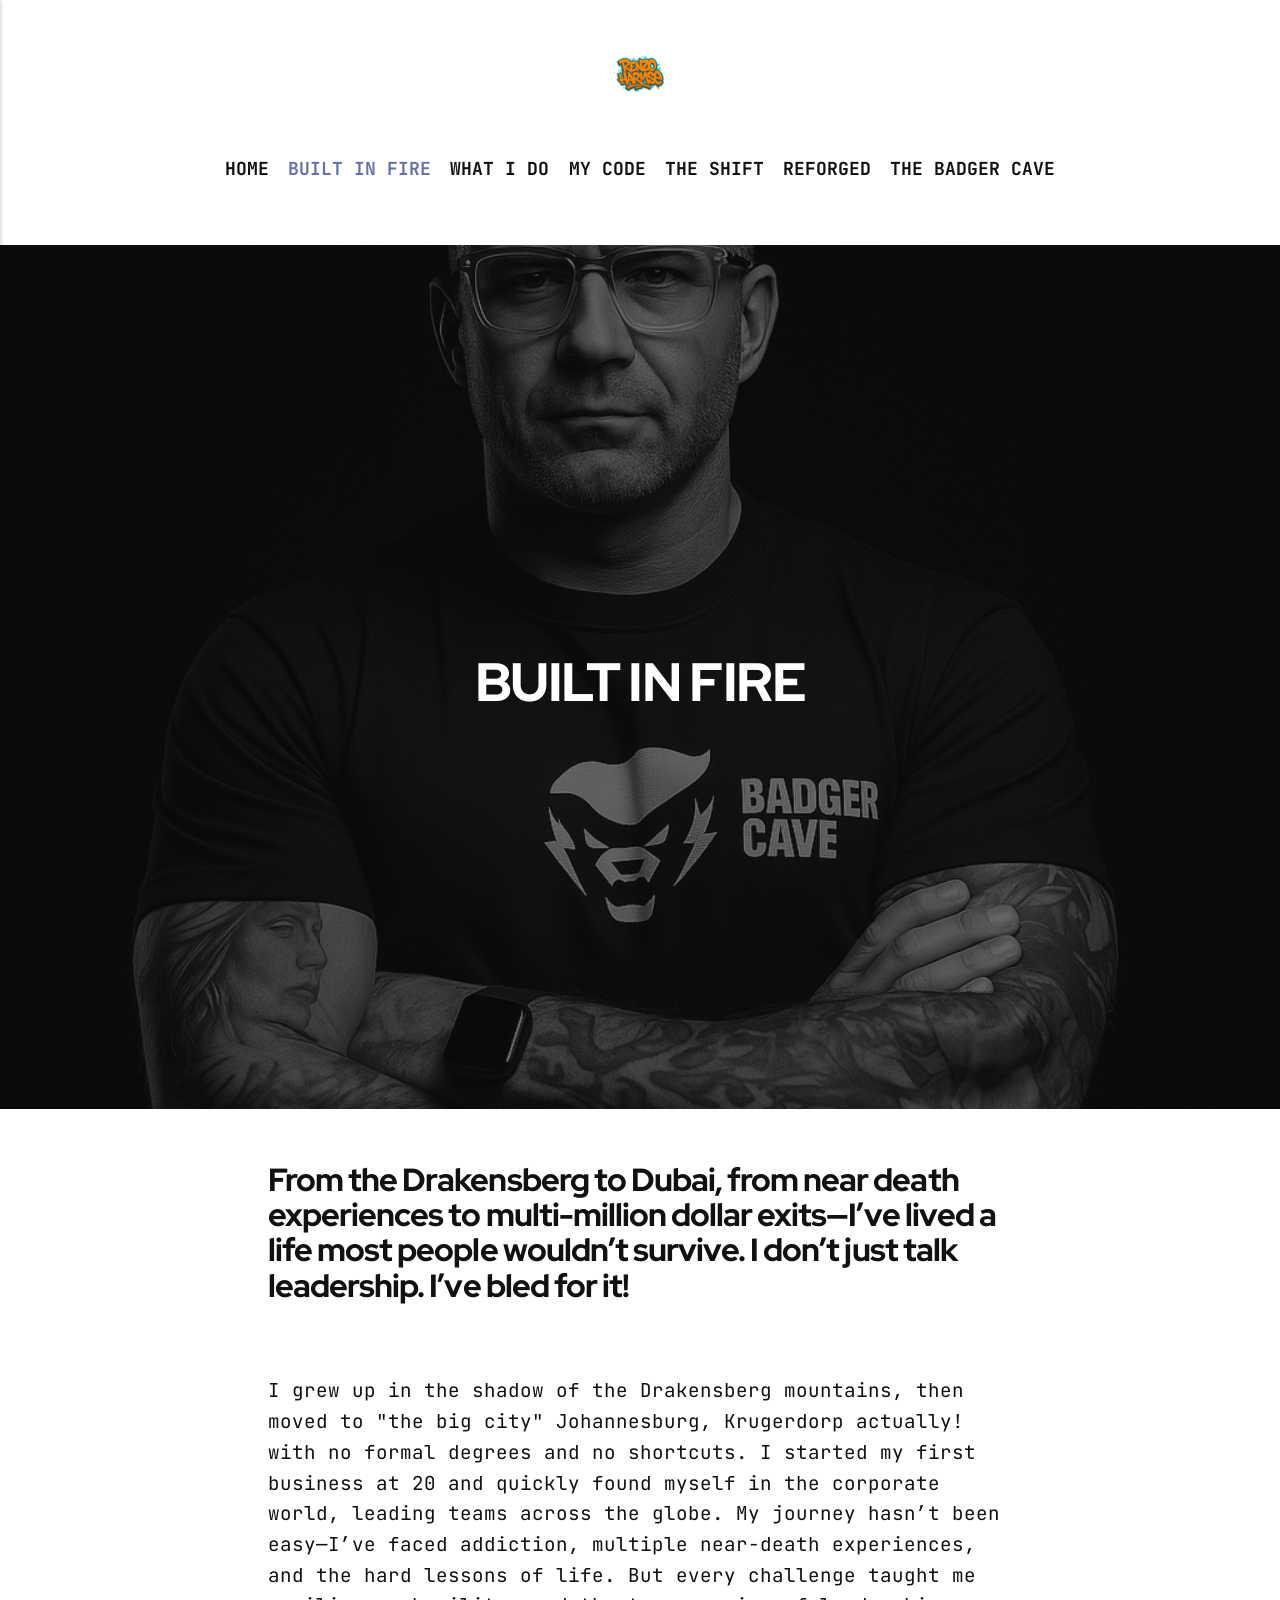
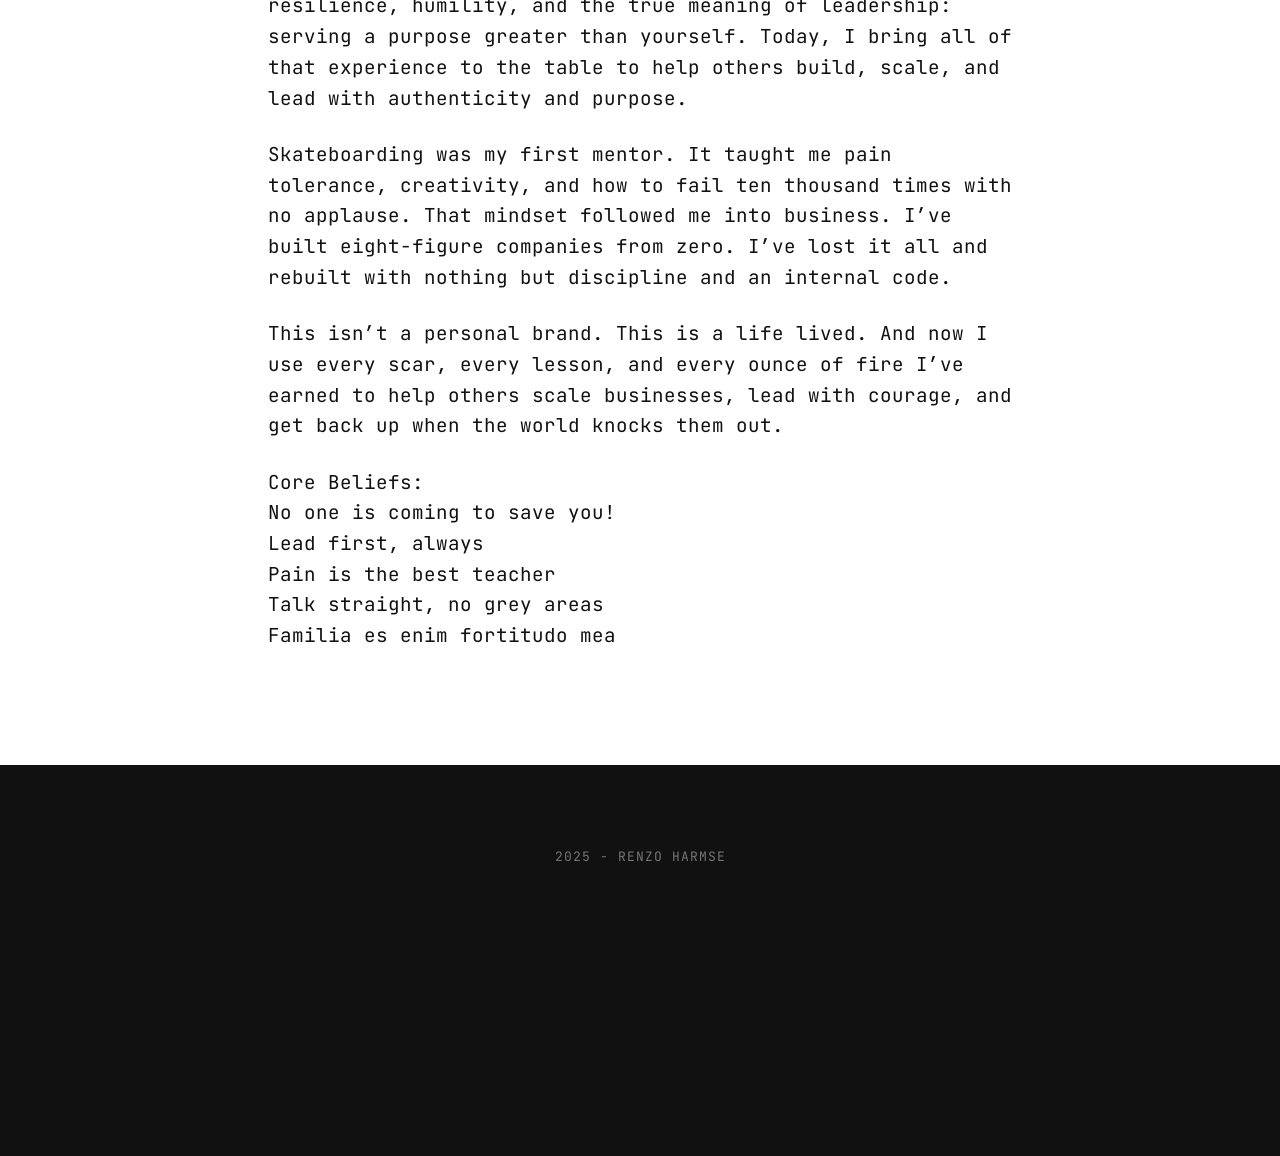
<file: the-war-ive-walked.html>
<!DOCTYPE html><html lang="en-gb"><head><meta charset="utf-8"><meta http-equiv="X-UA-Compatible" content="IE=edge"><meta name="viewport" content="width=device-width,initial-scale=1"><title>BUILT IN FIRE - Renzo Harmse</title><meta name="description" content="From the Drakensberg to Dubai, from near death experiences to multi-million dollar&hellip;"><meta name="generator" content="Publii Open-Source CMS for Static Site"><link rel="canonical" href="https://projectmushroom.github.io/rh-site/the-war-ive-walked.html"><link rel="alternate" type="application/atom+xml" href="https://projectmushroom.github.io/rh-site/feed.xml" title="Renzo Harmse - RSS"><link rel="alternate" type="application/json" href="https://projectmushroom.github.io/rh-site/feed.json" title="Renzo Harmse - JSON"><meta property="og:title" content="BUILT IN FIRE"><meta property="og:image" content="https://projectmushroom.github.io/rh-site/media/posts/1/F1ADC455-5AEB-4879-AA2C-5EACDA1927A3.png"><meta property="og:image:width" content="1024"><meta property="og:image:height" content="1024"><meta property="og:site_name" content="Renzo Harmse"><meta property="og:description" content="From the Drakensberg to Dubai, from near death experiences to multi-million dollar&hellip;"><meta property="og:url" content="https://projectmushroom.github.io/rh-site/the-war-ive-walked.html"><meta property="og:type" content="article"><link rel="preload" href="https://projectmushroom.github.io/rh-site/assets/dynamic/fonts/jetbrainsmono/jetbrainsmono.woff2" as="font" type="font/woff2" crossorigin><link rel="preload" href="https://projectmushroom.github.io/rh-site/assets/dynamic/fonts/jetbrainsmono/jetbrainsmono-italic.woff2" as="font" type="font/woff2" crossorigin><link rel="preload" href="https://projectmushroom.github.io/rh-site/assets/dynamic/fonts/redhatdisplay/redhatdisplay.woff2" as="font" type="font/woff2" crossorigin><link rel="preload" href="https://projectmushroom.github.io/rh-site/assets/dynamic/fonts/redhatdisplay/redhatdisplay-italic.woff2" as="font" type="font/woff2" crossorigin><link rel="stylesheet" href="https://projectmushroom.github.io/rh-site/assets/css/style.css?v=6c05e0051b5704a9263491dc4764c5f1"><script type="application/ld+json">{"@context":"http://schema.org","@type":"Article","mainEntityOfPage":{"@type":"WebPage","@id":"https://projectmushroom.github.io/rh-site/the-war-ive-walked.html"},"headline":"BUILT IN FIRE","datePublished":"2025-06-17T09:53+02:00","dateModified":"2025-08-14T14:52+02:00","image":{"@type":"ImageObject","url":"https://projectmushroom.github.io/rh-site/media/posts/1/F1ADC455-5AEB-4879-AA2C-5EACDA1927A3.png","height":1024,"width":1024},"description":"From the Drakensberg to Dubai, from near death experiences to multi-million dollar&hellip;","author":{"@type":"Person","name":"Renzo Harmse","url":"https://projectmushroom.github.io/rh-site/authors/renzo-harmse/"},"publisher":{"@type":"Organization","name":"Renzo Harmse","logo":{"@type":"ImageObject","url":"https://projectmushroom.github.io/rh-site/media/website/20250814_1732_Graffiti-Name-Art_remix_01k2mka5mzeagsdj9k025tv1bg.png","height":1536,"width":1024}}}</script><noscript><style>img[loading] {
                    opacity: 1;
                }</style></noscript></head><body class="page-template"><div class="container"><header class="top" id="js-top"><div><a class="logo" href="https://projectmushroom.github.io/rh-site/"><img src="https://projectmushroom.github.io/rh-site/media/website/20250814_1732_Graffiti-Name-Art_remix_01k2mka5mzeagsdj9k025tv1bg.png" alt="Renzo Harmse" width="1024" height="1536"></a><nav class="navbar"><button class="navbar__toggle" aria-label="Menu" aria-haspopup="true" aria-expanded="false"><span class="navbar__toggle-box"><span class="navbar__toggle-inner">Menu</span></span></button><ul class="navbar__menu"><li><a href="https://projectmushroom.github.io/rh-site/" target="_self">HOME</a></li><li class="active"><a href="https://projectmushroom.github.io/rh-site/the-war-ive-walked.html" target="_self">BUILT IN FIRE</a></li><li><a href="https://projectmushroom.github.io/rh-site/what-i-do.html" target="_self">WHAT I DO</a></li><li><a href="https://projectmushroom.github.io/rh-site/my-code.html" target="_self">MY CODE</a></li><li><a href="https://projectmushroom.github.io/rh-site/the-shift.html" target="_self">THE SHIFT</a></li><li><a href="https://projectmushroom.github.io/rh-site/reforged.html" target="_self">REFORGED</a></li><li><a href="https://projectmushroom.github.io/rh-site/the-badger-cave.html" target="_self">THE BADGER CAVE</a></li></ul></nav></div></header><main class="page"><article class="content wrapper"><div class="hero hero--full"><header class="hero__header"><h1>BUILT IN FIRE</h1></header><figure class="hero__image"><img src="https://projectmushroom.github.io/rh-site/media/posts/1/F1ADC455-5AEB-4879-AA2C-5EACDA1927A3.png" srcset="https://projectmushroom.github.io/rh-site/media/posts/1/responsive/F1ADC455-5AEB-4879-AA2C-5EACDA1927A3-xs.png 300w, https://projectmushroom.github.io/rh-site/media/posts/1/responsive/F1ADC455-5AEB-4879-AA2C-5EACDA1927A3-sm.png 480w, https://projectmushroom.github.io/rh-site/media/posts/1/responsive/F1ADC455-5AEB-4879-AA2C-5EACDA1927A3-md.png 768w, https://projectmushroom.github.io/rh-site/media/posts/1/responsive/F1ADC455-5AEB-4879-AA2C-5EACDA1927A3-lg.png 1024w, https://projectmushroom.github.io/rh-site/media/posts/1/responsive/F1ADC455-5AEB-4879-AA2C-5EACDA1927A3-xl.png 1360w, https://projectmushroom.github.io/rh-site/media/posts/1/responsive/F1ADC455-5AEB-4879-AA2C-5EACDA1927A3-2xl.png 1600w" sizes="100vw" loading="eager" height="1024" width="1024" alt=""></figure></div><div class="content__entry"><h3 class="p1"><span style="font-weight: 400;">From the Drakensberg to Dubai, from near death experiences to multi-million dollar exits—I’ve lived a life most people wouldn’t survive. I don’t just talk leadership. I’ve bled for it!</span></h3><p> </p><p class="align-left">I grew up in the shadow of the Drakensberg mountains, then moved to "the big city" Johannesburg, Krugerdorp actually! with no formal degrees and no shortcuts. I started my first business at 20 and quickly found myself in the corporate world, leading teams across the globe. My journey hasn’t been easy—I’ve faced addiction, multiple near-death experiences, and the hard lessons of life. But every challenge taught me resilience, humility, and the true meaning of leadership: serving a purpose greater than yourself. Today, I bring all of that experience to the table to help others build, scale, and lead with authenticity and purpose.</p><p><span style="font-weight: 400;">Skateboarding was my first mentor. It taught me pain tolerance, creativity, and how to fail ten thousand times with no applause. That mindset followed me into business. I’ve built eight-figure companies from zero. I’ve lost it all and rebuilt with nothing but discipline and an internal code.</span></p><p><span style="font-weight: 400;">This isn’t a personal brand. This is a life lived. And now I use every scar, every lesson, and every ounce of fire I’ve earned to help others scale businesses, lead with courage, and get back up when the world knocks them out.</span></p><p><span style="font-weight: 400;">Core Beliefs:</span><span style="font-weight: 400;"><br></span><span style="font-weight: 400;">No one is coming to save you!</span><span style="font-weight: 400;"><br></span><span style="font-weight: 400;">Lead first, always</span><span style="font-weight: 400;"><br></span><span style="font-weight: 400;">Pain is the best teacher</span><span style="font-weight: 400;"><br></span><span style="font-weight: 400;">Talk straight, no grey areas</span><span style="font-weight: 400;"><br></span><span style="font-weight: 400;">Familia es enim fortitudo mea</span><br><br><br></p></div></article></main></div><footer class="footer"><div class="footer__wrapper"><div class="footer__copyright"><p>2025 - Renzo Harmse</p><p> </p><h1> </h1></div><div class="footer__social"><a href="xxx" aria-label="Facebook" class="facebook"><svg><use xlink:href="https://projectmushroom.github.io/rh-site/assets/svg/svg-map.svg#facebook"/></svg> </a><a href="https://www.instagram.com/renzohar/?igsh&#x3D;eXY1Nmp0ajIyMzBr&amp;utm_source&#x3D;qr" aria-label="Instagram" class="instagram"><svg><use xlink:href="https://projectmushroom.github.io/rh-site/assets/svg/svg-map.svg#instagram"/></svg> </a><a href="https://www.linkedin.com/in/renzo-harmse/" aria-label="LinkedIn" class="linkedin"><svg><use xlink:href="https://projectmushroom.github.io/rh-site/assets/svg/svg-map.svg#linkedin"/></svg> </a><a href="UC1HrAbqdu_ad3qluPDUCYEw" aria-label="Youtube" class="youtube"><svg><use xlink:href="https://projectmushroom.github.io/rh-site/assets/svg/svg-map.svg#youtube"/></svg></a></div><button onclick="backToTopFunction()" id="backToTop" class="footer__bttop" aria-label="Back to top" title="Back to top"><svg><use xlink:href="https://projectmushroom.github.io/rh-site/assets/svg/svg-map.svg#toparrow"/></svg></button></div></footer><script>window.publiiThemeMenuConfig = {    
        mobileMenuMode: 'sidebar',
        animationSpeed: 300,
        submenuWidth: 'auto',
        doubleClickTime: 500,
        mobileMenuExpandableSubmenus: true, 
        relatedContainerForOverlayMenuSelector: '.top',
   };</script><script defer="defer" src="https://projectmushroom.github.io/rh-site/assets/js/scripts.min.js?v=e2bc0e7d7ff60ea78ee920470cf8c8a1"></script><script>var images = document.querySelectorAll('img[loading]');

        for (var i = 0; i < images.length; i++) {
            if (images[i].complete) {
                images[i].classList.add('is-loaded');
            } else {
                images[i].addEventListener('load', function () {
                    this.classList.add('is-loaded');
                }, false);
            }
        }</script></body></html>
</file>
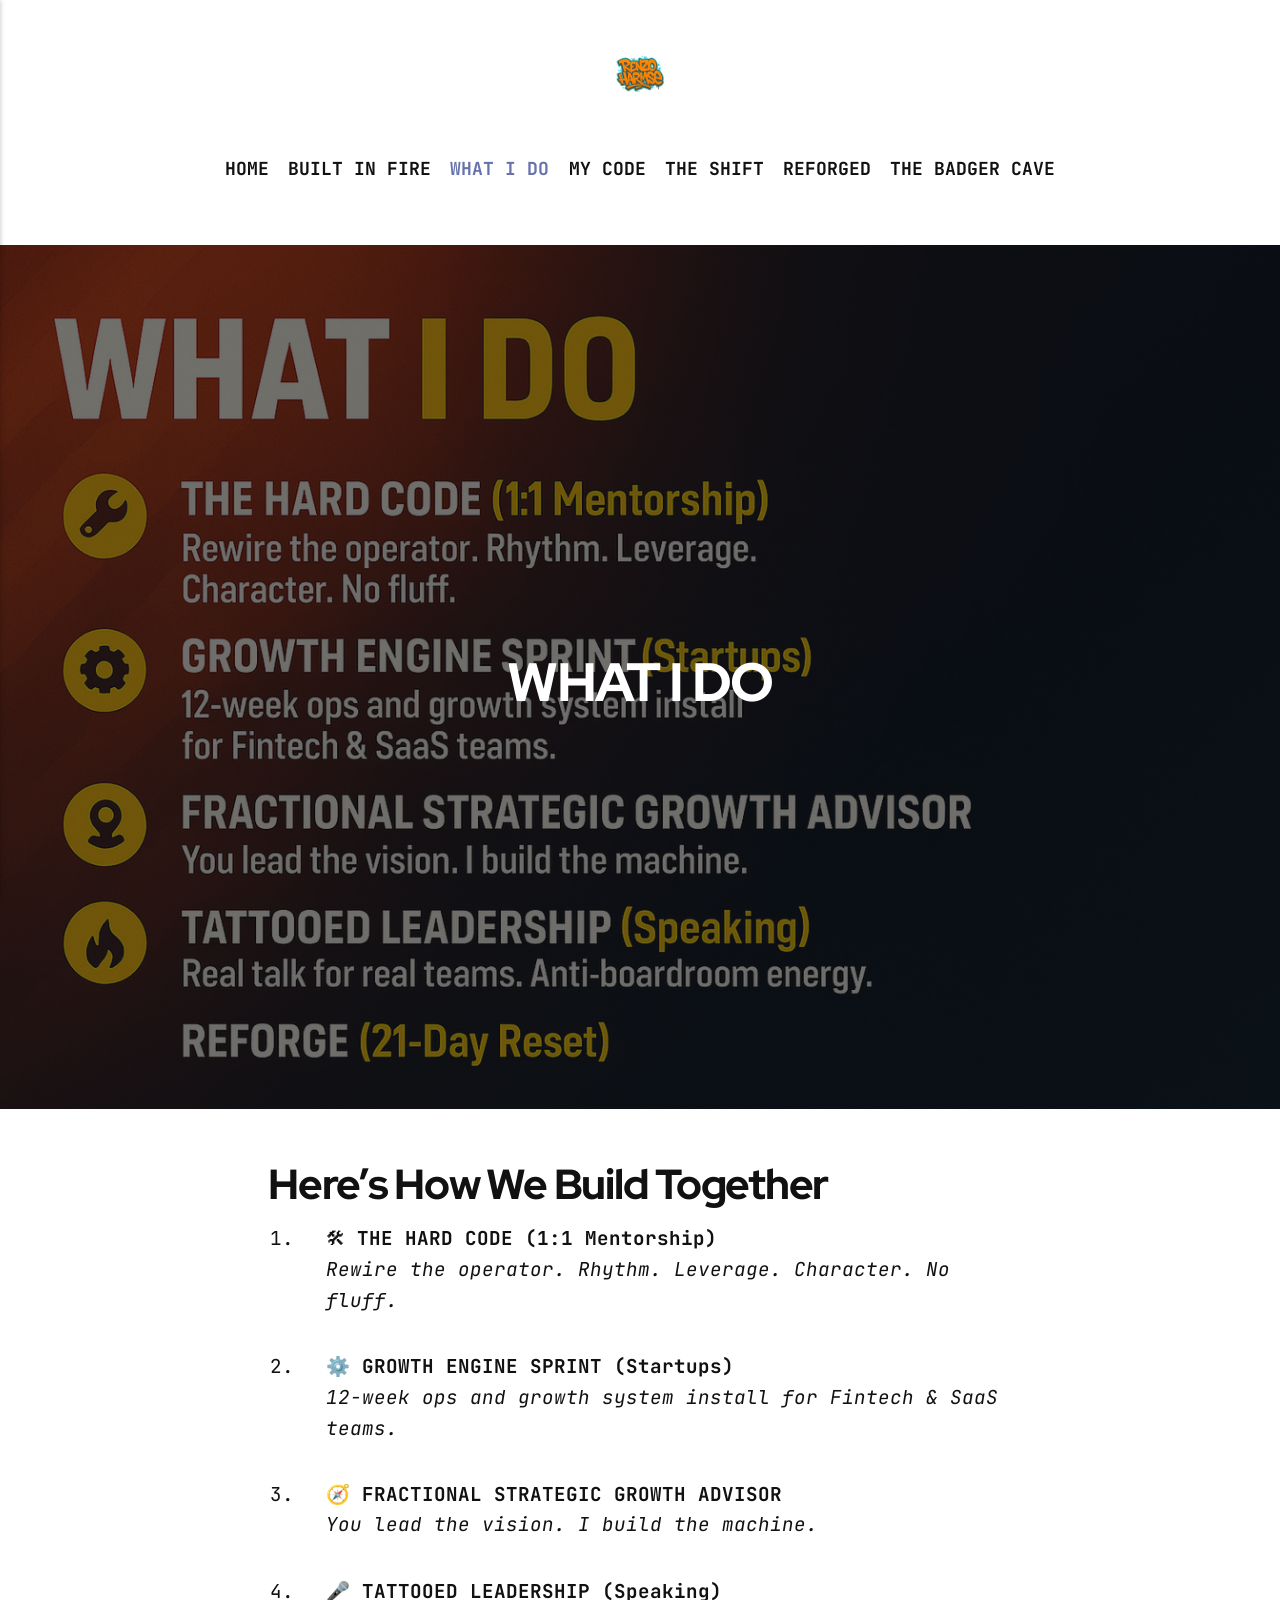
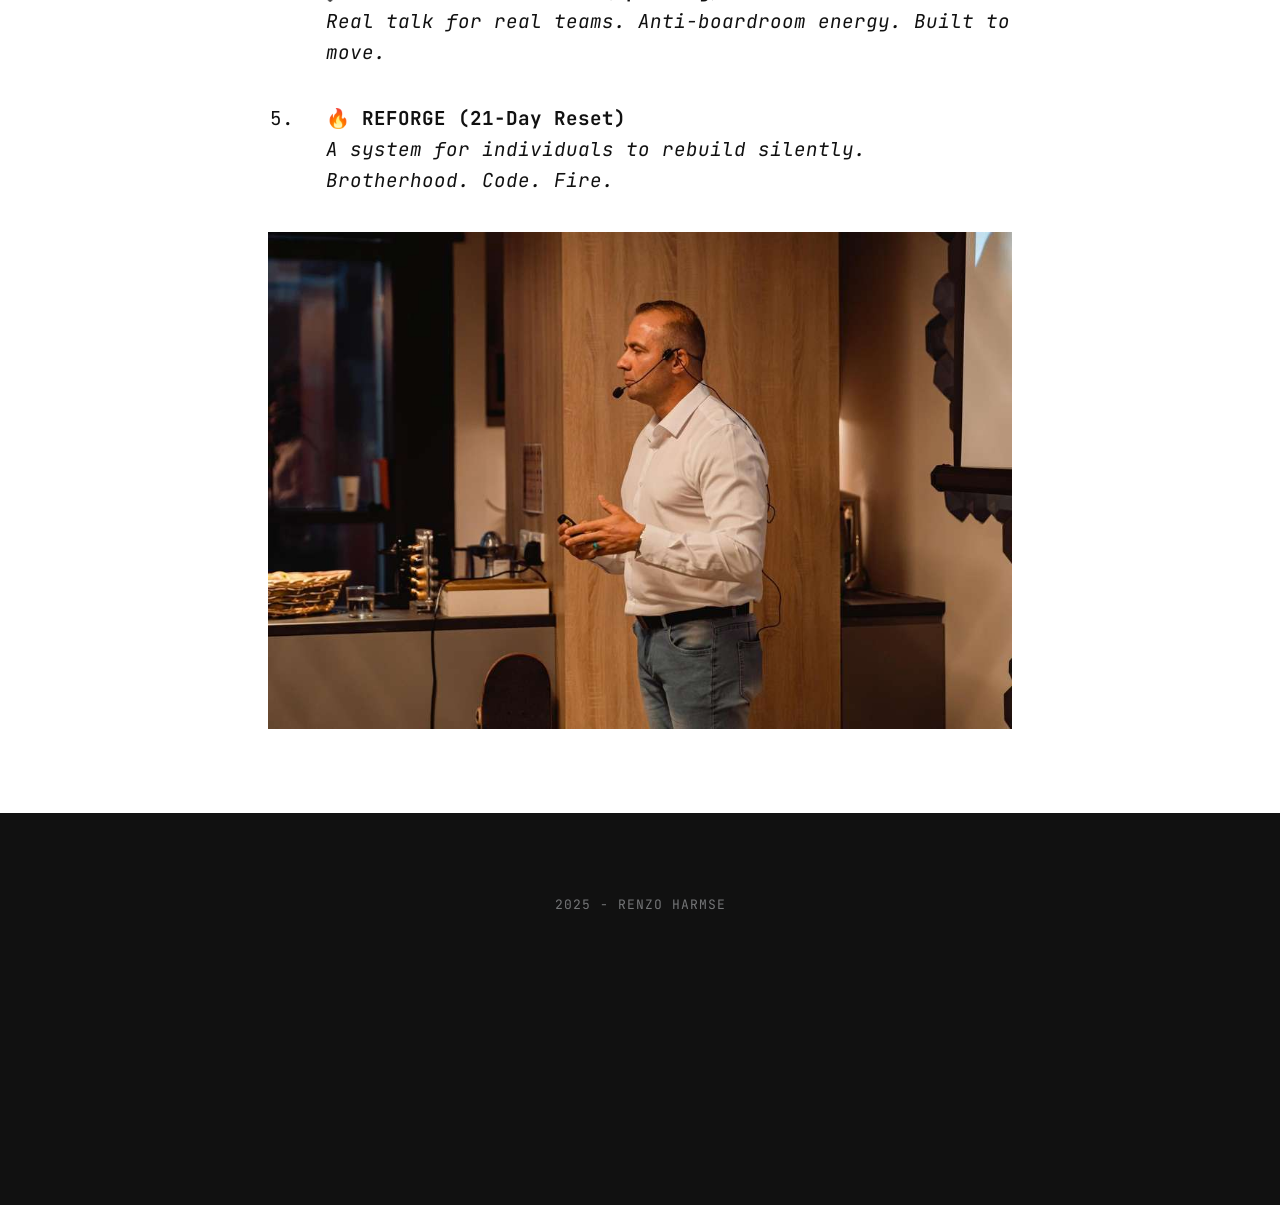
<file: what-i-do.html>
<!DOCTYPE html><html lang="en-gb"><head><meta charset="utf-8"><meta http-equiv="X-UA-Compatible" content="IE=edge"><meta name="viewport" content="width=device-width,initial-scale=1"><title>WHAT I DO - Renzo Harmse</title><meta name="description" content="Here’s How We Build Together 🛠 THE HARD CODE (1:1 Mentorship) Rewire&hellip;"><meta name="generator" content="Publii Open-Source CMS for Static Site"><link rel="canonical" href="https://projectmushroom.github.io/rh-site/what-i-do.html"><link rel="alternate" type="application/atom+xml" href="https://projectmushroom.github.io/rh-site/feed.xml" title="Renzo Harmse - RSS"><link rel="alternate" type="application/json" href="https://projectmushroom.github.io/rh-site/feed.json" title="Renzo Harmse - JSON"><meta property="og:title" content="WHAT I DO"><meta property="og:image" content="https://projectmushroom.github.io/rh-site/media/posts/7/ChatGPT-Image-Jun-22-2025-at-12_05_52-PM.png"><meta property="og:image:width" content="1536"><meta property="og:image:height" content="1024"><meta property="og:site_name" content="Renzo Harmse"><meta property="og:description" content="Here’s How We Build Together 🛠 THE HARD CODE (1:1 Mentorship) Rewire&hellip;"><meta property="og:url" content="https://projectmushroom.github.io/rh-site/what-i-do.html"><meta property="og:type" content="article"><link rel="preload" href="https://projectmushroom.github.io/rh-site/assets/dynamic/fonts/jetbrainsmono/jetbrainsmono.woff2" as="font" type="font/woff2" crossorigin><link rel="preload" href="https://projectmushroom.github.io/rh-site/assets/dynamic/fonts/jetbrainsmono/jetbrainsmono-italic.woff2" as="font" type="font/woff2" crossorigin><link rel="preload" href="https://projectmushroom.github.io/rh-site/assets/dynamic/fonts/redhatdisplay/redhatdisplay.woff2" as="font" type="font/woff2" crossorigin><link rel="preload" href="https://projectmushroom.github.io/rh-site/assets/dynamic/fonts/redhatdisplay/redhatdisplay-italic.woff2" as="font" type="font/woff2" crossorigin><link rel="stylesheet" href="https://projectmushroom.github.io/rh-site/assets/css/style.css?v=6c05e0051b5704a9263491dc4764c5f1"><script type="application/ld+json">{"@context":"http://schema.org","@type":"Article","mainEntityOfPage":{"@type":"WebPage","@id":"https://projectmushroom.github.io/rh-site/what-i-do.html"},"headline":"WHAT I DO","datePublished":"2025-06-17T13:00+02:00","dateModified":"2025-06-22T12:06+02:00","image":{"@type":"ImageObject","url":"https://projectmushroom.github.io/rh-site/media/posts/7/ChatGPT-Image-Jun-22-2025-at-12_05_52-PM.png","height":1024,"width":1536},"description":"Here’s How We Build Together 🛠 THE HARD CODE (1:1 Mentorship) Rewire&hellip;","author":{"@type":"Person","name":"Renzo Harmse","url":"https://projectmushroom.github.io/rh-site/authors/renzo-harmse/"},"publisher":{"@type":"Organization","name":"Renzo Harmse","logo":{"@type":"ImageObject","url":"https://projectmushroom.github.io/rh-site/media/website/20250814_1732_Graffiti-Name-Art_remix_01k2mka5mzeagsdj9k025tv1bg.png","height":1536,"width":1024}}}</script><noscript><style>img[loading] {
                    opacity: 1;
                }</style></noscript></head><body class="page-template"><div class="container"><header class="top" id="js-top"><div><a class="logo" href="https://projectmushroom.github.io/rh-site/"><img src="https://projectmushroom.github.io/rh-site/media/website/20250814_1732_Graffiti-Name-Art_remix_01k2mka5mzeagsdj9k025tv1bg.png" alt="Renzo Harmse" width="1024" height="1536"></a><nav class="navbar"><button class="navbar__toggle" aria-label="Menu" aria-haspopup="true" aria-expanded="false"><span class="navbar__toggle-box"><span class="navbar__toggle-inner">Menu</span></span></button><ul class="navbar__menu"><li><a href="https://projectmushroom.github.io/rh-site/" target="_self">HOME</a></li><li><a href="https://projectmushroom.github.io/rh-site/the-war-ive-walked.html" target="_self">BUILT IN FIRE</a></li><li class="active"><a href="https://projectmushroom.github.io/rh-site/what-i-do.html" target="_self">WHAT I DO</a></li><li><a href="https://projectmushroom.github.io/rh-site/my-code.html" target="_self">MY CODE</a></li><li><a href="https://projectmushroom.github.io/rh-site/the-shift.html" target="_self">THE SHIFT</a></li><li><a href="https://projectmushroom.github.io/rh-site/reforged.html" target="_self">REFORGED</a></li><li><a href="https://projectmushroom.github.io/rh-site/the-badger-cave.html" target="_self">THE BADGER CAVE</a></li></ul></nav></div></header><main class="page"><article class="content wrapper"><div class="hero hero--full"><header class="hero__header"><h1>WHAT I DO</h1></header><figure class="hero__image"><img src="https://projectmushroom.github.io/rh-site/media/posts/7/ChatGPT-Image-Jun-22-2025-at-12_05_52-PM.png" srcset="https://projectmushroom.github.io/rh-site/media/posts/7/responsive/ChatGPT-Image-Jun-22-2025-at-12_05_52-PM-xs.png 300w, https://projectmushroom.github.io/rh-site/media/posts/7/responsive/ChatGPT-Image-Jun-22-2025-at-12_05_52-PM-sm.png 480w, https://projectmushroom.github.io/rh-site/media/posts/7/responsive/ChatGPT-Image-Jun-22-2025-at-12_05_52-PM-md.png 768w, https://projectmushroom.github.io/rh-site/media/posts/7/responsive/ChatGPT-Image-Jun-22-2025-at-12_05_52-PM-lg.png 1024w, https://projectmushroom.github.io/rh-site/media/posts/7/responsive/ChatGPT-Image-Jun-22-2025-at-12_05_52-PM-xl.png 1360w, https://projectmushroom.github.io/rh-site/media/posts/7/responsive/ChatGPT-Image-Jun-22-2025-at-12_05_52-PM-2xl.png 1600w" sizes="100vw" loading="eager" height="1024" width="1536" alt=""></figure></div><div class="content__entry"><h2 class="p1"><strong>Here’s How We Build Together</strong></h2><ol class="ol1"><li class="li1"><span class="s1">🛠</span><strong> THE HARD CODE (1:1 Mentorship)<br></strong><i>Rewire the operator. Rhythm. Leverage. Character. No fluff.<br><br></i><i></i></li><li class="li1"><span class="s1">⚙️</span><strong> GROWTH ENGINE SPRINT (Startups)<br></strong><i>12-week ops and growth system install for Fintech &amp; SaaS teams.<br><br></i><i></i></li><li class="li1"><span class="s1">🧭</span><strong> FRACTIONAL STRATEGIC GROWTH ADVISOR<br></strong><i>You lead the vision. I build the machine.<br><br></i><i></i></li><li class="li1"><span class="s1">🎤</span><strong> TATTOOED LEADERSHIP (Speaking)<br></strong><i>Real talk for real teams. Anti-boardroom energy. Built to move.<br><br></i><i></i></li><li class="li2"><span class="s1">🔥</span><strong> REFORGE (21-Day Reset)<br></strong><i>A system for individuals to rebuild silently. Brotherhood. Code. Fire.<br></i></li></ol><figure class="post__image"><img loading="lazy" src="https://projectmushroom.github.io/rh-site/media/posts/7/IMG_2618.JPG" alt="" width="2048" height="1365" sizes="(max-width: 1024px) 100vw, 1024px" srcset="https://projectmushroom.github.io/rh-site/media/posts/7/responsive/IMG_2618-xs.JPG 300w, https://projectmushroom.github.io/rh-site/media/posts/7/responsive/IMG_2618-sm.JPG 480w, https://projectmushroom.github.io/rh-site/media/posts/7/responsive/IMG_2618-md.JPG 768w, https://projectmushroom.github.io/rh-site/media/posts/7/responsive/IMG_2618-lg.JPG 1024w"></figure></div></article></main></div><footer class="footer"><div class="footer__wrapper"><div class="footer__copyright"><p>2025 - Renzo Harmse</p><p> </p><h1> </h1></div><div class="footer__social"><a href="xxx" aria-label="Facebook" class="facebook"><svg><use xlink:href="https://projectmushroom.github.io/rh-site/assets/svg/svg-map.svg#facebook"/></svg> </a><a href="https://www.instagram.com/renzohar/?igsh&#x3D;eXY1Nmp0ajIyMzBr&amp;utm_source&#x3D;qr" aria-label="Instagram" class="instagram"><svg><use xlink:href="https://projectmushroom.github.io/rh-site/assets/svg/svg-map.svg#instagram"/></svg> </a><a href="https://www.linkedin.com/in/renzo-harmse/" aria-label="LinkedIn" class="linkedin"><svg><use xlink:href="https://projectmushroom.github.io/rh-site/assets/svg/svg-map.svg#linkedin"/></svg> </a><a href="UC1HrAbqdu_ad3qluPDUCYEw" aria-label="Youtube" class="youtube"><svg><use xlink:href="https://projectmushroom.github.io/rh-site/assets/svg/svg-map.svg#youtube"/></svg></a></div><button onclick="backToTopFunction()" id="backToTop" class="footer__bttop" aria-label="Back to top" title="Back to top"><svg><use xlink:href="https://projectmushroom.github.io/rh-site/assets/svg/svg-map.svg#toparrow"/></svg></button></div></footer><script>window.publiiThemeMenuConfig = {    
        mobileMenuMode: 'sidebar',
        animationSpeed: 300,
        submenuWidth: 'auto',
        doubleClickTime: 500,
        mobileMenuExpandableSubmenus: true, 
        relatedContainerForOverlayMenuSelector: '.top',
   };</script><script defer="defer" src="https://projectmushroom.github.io/rh-site/assets/js/scripts.min.js?v=e2bc0e7d7ff60ea78ee920470cf8c8a1"></script><script>var images = document.querySelectorAll('img[loading]');

        for (var i = 0; i < images.length; i++) {
            if (images[i].complete) {
                images[i].classList.add('is-loaded');
            } else {
                images[i].addEventListener('load', function () {
                    this.classList.add('is-loaded');
                }, false);
            }
        }</script></body></html>
</file>
